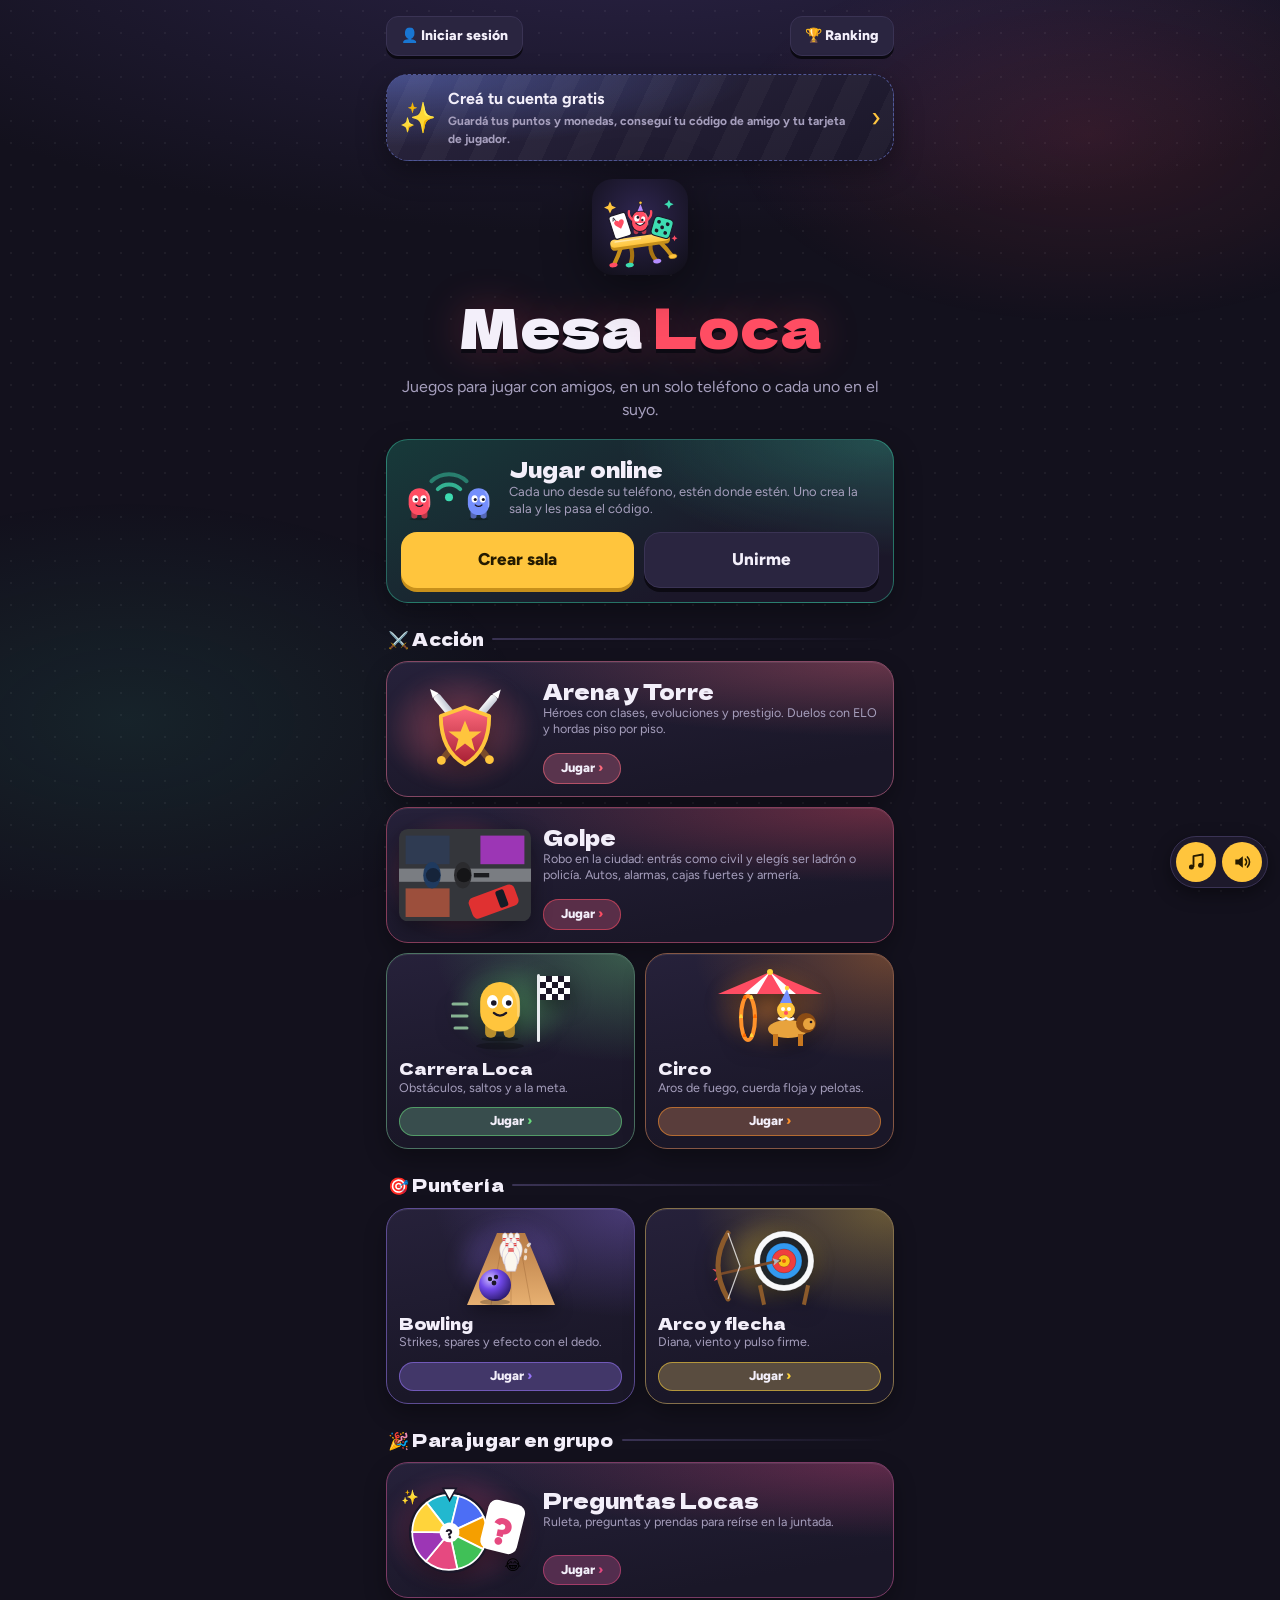
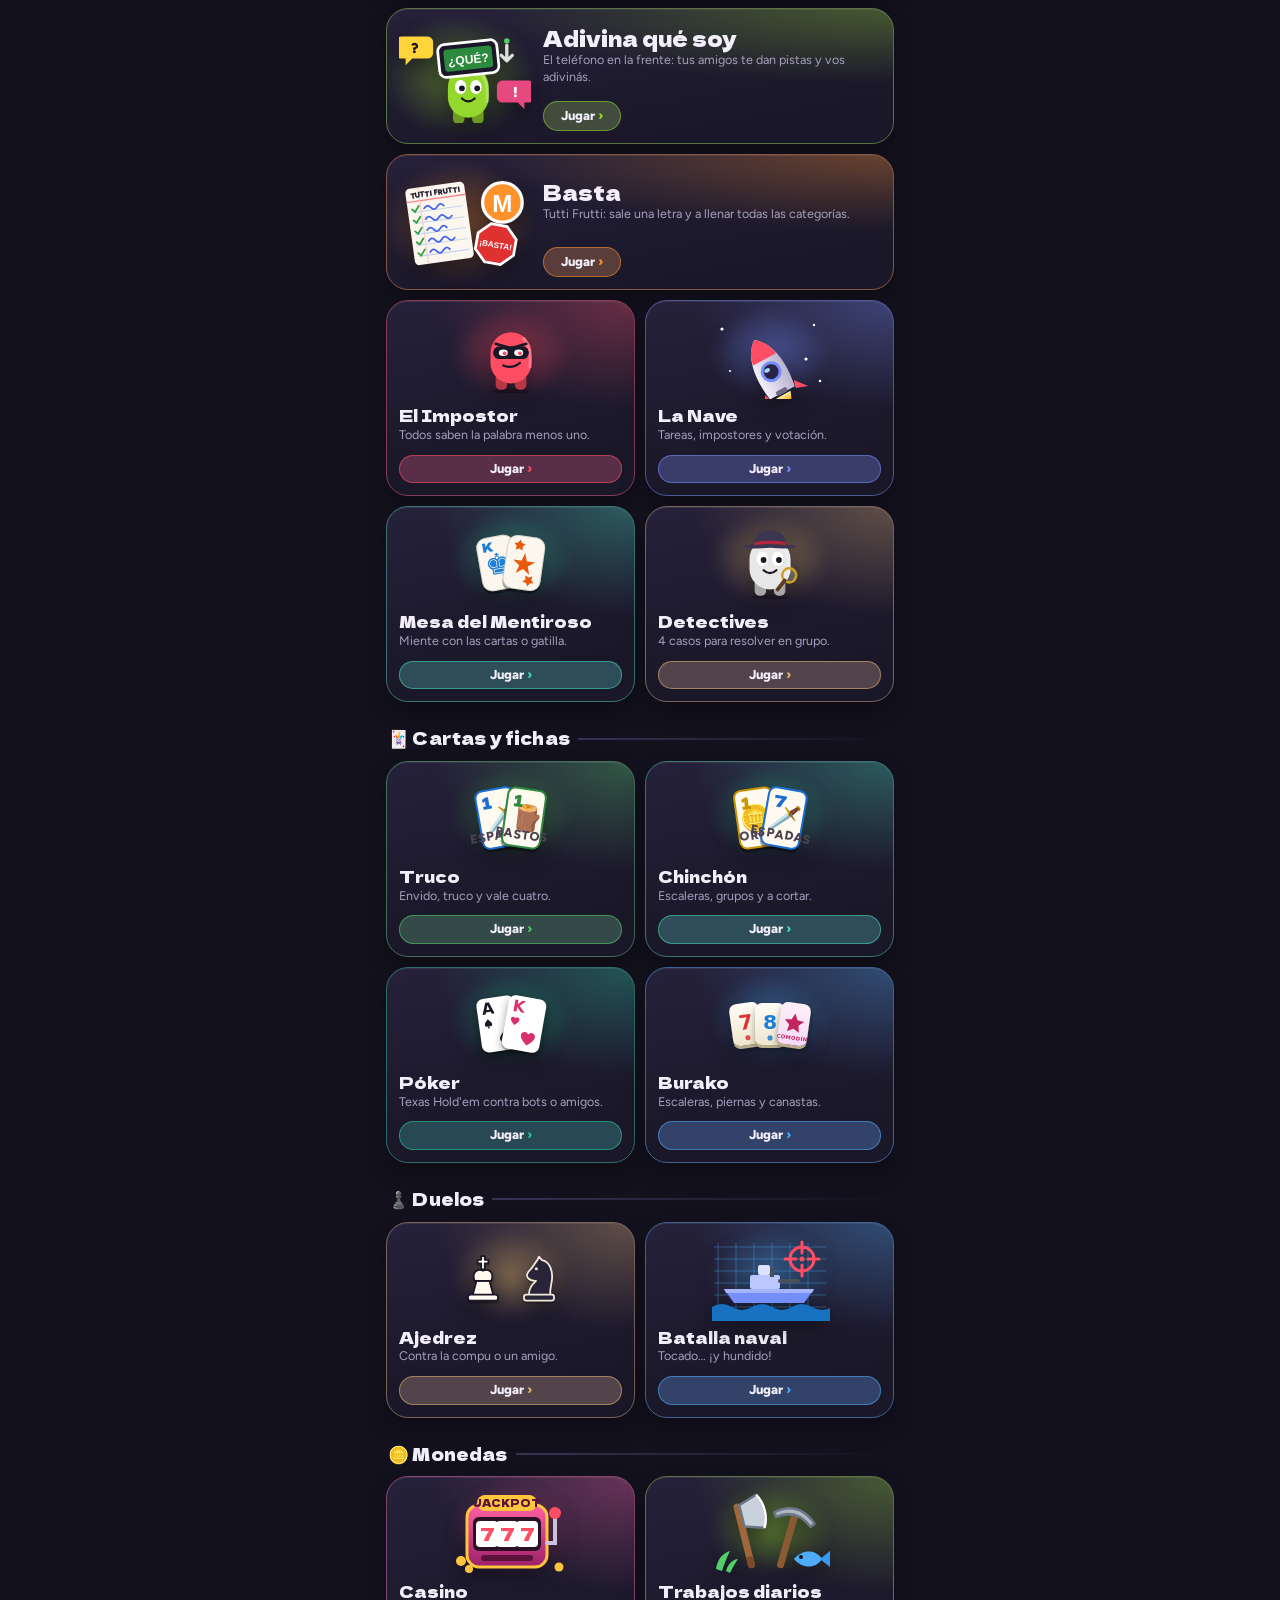
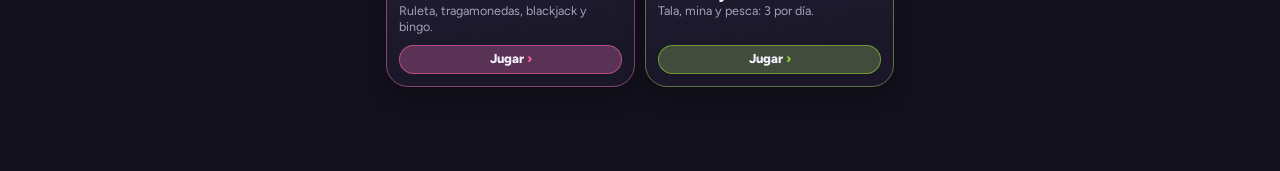
<file: index.html>
<!doctype html>
<html lang="es">
<head>
<meta charset="utf-8">
<meta name="viewport" content="width=device-width, initial-scale=1, maximum-scale=1, user-scalable=no, viewport-fit=cover">
<meta name="theme-color" content="#13111d">
<link rel="icon" href="img/icono.svg" type="image/svg+xml">
<link rel="apple-touch-icon" href="img/icono-180.png">
<link rel="manifest" href="manifest.webmanifest">
<meta name="apple-mobile-web-app-capable" content="yes">
<meta name="mobile-web-app-capable" content="yes">
<meta name="apple-mobile-web-app-title" content="Mesa Loca">
<meta name="apple-mobile-web-app-status-bar-style" content="black-translucent">
<meta name="description" content="Mesa Loca: El Impostor, Arena, Chinchón, La Nave, Detectives y más juegos para jugar con amigos en un teléfono o online.">
<meta property="og:title" content="Mesa Loca">
<meta property="og:description" content="Juegos para jugar con amigos, en un teléfono o cada uno en el suyo.">
<meta property="og:image" content="img/logo-vertical.png">
<title>Mesa Loca</title>
<link rel="preconnect" href="https://fonts.googleapis.com">
<link rel="preconnect" href="https://fonts.gstatic.com" crossorigin>
<link rel="stylesheet" href="https://fonts.googleapis.com/css2?family=Dela+Gothic+One&family=Figtree:wght@400;600;800&family=Special+Elite&family=Noto+Color+Emoji&display=swap">
<link rel="stylesheet" href="css/estilo.css?v=2611277">
</head>
<body>
<main class="app" id="app"></main>
<script src="js/vendor/peerjs.min.js?v=2611277"></script>
<script src="js/palabras.js?v=2611277"></script>
<script src="js/arte.js?v=2611277"></script>
<script src="js/menu-arte.js?v=2611277"></script>
<script src="js/app.js?v=2611277"></script>
<script src="js/mente.js?v=2611277"></script>
<script src="js/impostor.js?v=2611277"></script>
<script src="js/mentiroso.js?v=2611277"></script>
<script src="js/casos-data.js?v=2611277"></script>
<script src="js/casos.js?v=2611277"></script>
<script src="js/ajedrez.js?v=2611277"></script>
<script src="js/naval.js?v=2611277"></script>
<script src="js/chinchon.js?v=2611277"></script>
<script src="js/truco.js?v=2611277"></script>
<script src="js/burako.js?v=2611277"></script>
<script src="js/poker.js?v=2611277"></script>
<script src="js/carrera.js?v=2611277"></script>
<script src="js/carrera-pixi.js?v=2611277"></script>
<script src="js/timba.js?v=2611277"></script>
<script src="js/tragamonedas.js?v=2611277"></script>
<script src="js/bingo.js?v=2611277"></script>
<script src="js/blackjack.js?v=2611277"></script>
<script src="js/nave.js?v=2611277"></script>
<script src="js/nave-pixi.js?v=2611277"></script>
<script src="js/tiros.js?v=2611277"></script>
<script src="js/bowling.js?v=2611277"></script>
<script src="js/arco.js?v=2611277"></script>
<script src="js/circo.js?v=2611277"></script>
<script src="js/golpe.js?v=2611277"></script>
<script src="js/golpe-vista.js?v=2611277"></script>
<script src="js/golpe-ciudades.js?v=2611277"></script>
<script src="js/preguntas-data.js?v=2611277"></script>
<script src="js/preguntas.js?v=2611277"></script>
<script src="js/adivina-data.js?v=2611277"></script>
<script src="js/adivina.js?v=2611277"></script>
<script src="js/basta-data.js?v=2611277"></script>
<script src="js/basta.js?v=2611277"></script>
<script src="js/red.js?v=2611277"></script>
<script src="js/bd.js?v=2611277"></script>
<script src="js/cuenta.js?v=2611277"></script>
<script src="js/catalogo.js?v=2611277"></script>
<script src="js/tienda.js?v=2611277"></script>
<script src="js/trabajos.js?v=2611277"></script>
<script src="js/eventos.js?v=2611277"></script>
<script src="js/arena.js?v=2611277"></script>
<script src="js/arena-fx.js?v=2611277"></script>
<script src="js/arena-pixi.js?v=2611277"></script>
<script src="js/heroes.js?v=2611277"></script>
<script src="js/torre.js?v=2611277"></script>
<script src="js/misiones.js?v=2611277"></script>
<script src="js/referidos.js?v=2611277"></script>
<script src="js/social.js?v=2611277"></script>
<script src="js/presencia.js?v=2611277"></script>
<script src="js/avisos.js?v=2611277"></script>
<script src="js/tarjeta.js?v=2611277"></script>
<script src="js/chat.js?v=2611277"></script>
<script src="js/voz.js?v=2611277"></script>
<script src="js/supabase-config.js?v=2611277"></script>
<script src="js/nube.js?v=2611277"></script>
<script src="js/sonido.js?v=2611277"></script>
<script src="js/inicio.js?v=2611277"></script>
</body>
</html>
</file>
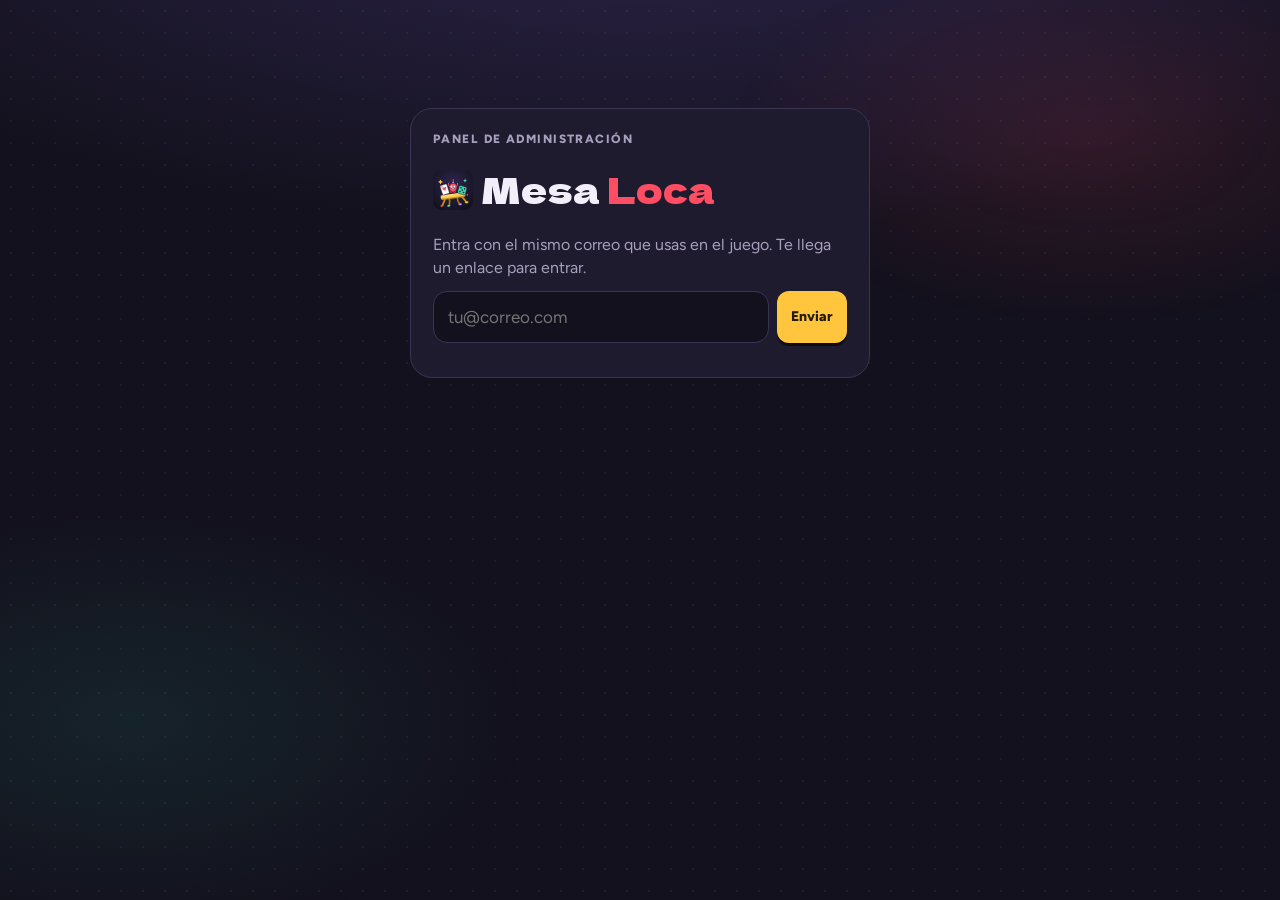
<file: admin.html>
<!doctype html>
<html lang="es">
<head>
<meta charset="utf-8">
<meta name="viewport" content="width=device-width, initial-scale=1, viewport-fit=cover">
<meta name="theme-color" content="#13111d">
<meta name="robots" content="noindex">
<title>Panel de Mesa Loca</title>
<link rel="icon" href="img/icono.svg" type="image/svg+xml">
<link rel="preconnect" href="https://fonts.googleapis.com">
<link rel="preconnect" href="https://fonts.gstatic.com" crossorigin>
<link rel="stylesheet" href="https://fonts.googleapis.com/css2?family=Dela+Gothic+One&family=Figtree:wght@400;600;800&family=Noto+Color+Emoji&display=swap">
<link rel="stylesheet" href="css/estilo.css?v=2611211">
<link rel="stylesheet" href="css/admin.css?v=2611211">
</head>
<body>
<main class="panel-app" id="app"><p class="sub center">Cargando el panel…</p></main>
<div class="tip" id="tip" hidden></div>
<script src="js/vendor/supabase.js?v=2611211"></script>
<script src="js/supabase-config.js?v=2611211"></script>
<script src="js/arte.js?v=2611211"></script>
<script src="js/bd.js?v=2611211"></script>
<script src="js/catalogo.js?v=2611211"></script>
<script src="js/eventos.js?v=2611211"></script>
<script src="js/admin.js?v=2611211"></script>
</body>
</html>
</file>
<file: css/estilo.css>
/* Layout: una columna tipo "mesa de juego" centrada, pensada para el teléfono. Estética nocturna fija (un solo tema a propósito). */
:root {
  --ink: #13111d;
  --card: #1f1b2e;
  --card-2: #2a2540;
  --line: #3a3354;
  --fg: #f3effa;
  --muted: #a69fbd;
  --spot: #ffc53d;
  --spot-ink: #241a00;
  --red: #ff4d63;
  --teal: #3ddcb1;
  --violet: #b48cff;
  --felt: #17372c;
  --felt-line: #2b5a48;
  --paper: #fbf7ee;
  --paper-ink: #1b1726;
  --manila: #ead9a9;
  --manila-ink: #2e2416;
  --cork: #9a6a3c;
  --sello: #c0392b;
  --spot-dark: #c7901b;
  --typewriter: "Special Elite", "Courier New", Courier, monospace;
  --display: "Dela Gothic One", "Arial Black", Impact, "Apple Color Emoji", "Segoe UI Emoji", "Noto Color Emoji", sans-serif;
  --body: "Figtree", system-ui, -apple-system, "Segoe UI", "Apple Color Emoji", "Segoe UI Emoji", "Noto Color Emoji", sans-serif;
  color-scheme: dark;
}
* { box-sizing: border-box; }
[hidden] { display: none !important; }
/* Espacio de la isla dinámica / muesca. En la app instalada el iPhone a veces lo informa en 0 al abrir: --sat-min (js/inicio.js) pone un mínimo */
:root { --sat: max(env(safe-area-inset-top, 0px), var(--sat-min, 0px)); }
html, body { min-height: 100%; }
/* Sin zoom con doble toque (y los toques responden al instante) */
html { touch-action: manipulation; -webkit-text-size-adjust: 100%; text-size-adjust: 100%; }
body {
  margin: 0;
  background: radial-gradient(120% 60% at 50% -10%, #2b2347 0%, var(--ink) 60%) fixed, var(--ink);
  color: var(--fg);
  font-family: var(--body);
  font-size: 16px;
  line-height: 1.45;
  -webkit-tap-highlight-color: transparent;
}
body::before {
  content: ""; position: fixed; inset: 0; z-index: -1; pointer-events: none;
  background:
    radial-gradient(40% 30% at 85% 15%, rgba(255, 77, 99, .12), transparent 70%),
    radial-gradient(45% 35% at 10% 80%, rgba(61, 220, 177, .09), transparent 70%),
    radial-gradient(rgba(255, 255, 255, .05) 1px, transparent 1.4px) 0 0 / 22px 22px;
}
.app.entra > * { animation: entra .35s ease both; }
.app.entra > *:nth-child(2) { animation-delay: .05s; }
@keyframes entra { from { opacity: 0; transform: translateY(10px); } }
.app { max-width: 540px; margin: 0 auto; padding-inline: 16px; padding-top: calc(16px + var(--sat)); padding-bottom: calc(84px + env(safe-area-inset-bottom, 0px)); display: flex; flex-direction: column; gap: 18px; }
header.top { display: flex; align-items: center; justify-content: space-between; gap: 12px; flex-wrap: wrap; }
.logo { display: inline-flex; align-items: center; gap: 8px; font-family: var(--display); font-size: 21px; letter-spacing: .02em; margin: 0; padding: 0; }
.logo img { border-radius: 8px; flex: none; }
.hero-logo { width: 132px; height: 132px; filter: drop-shadow(0 10px 24px rgba(0, 0, 0, .45)); animation: heroSalto 3.2s ease-in-out infinite; }
@keyframes heroSalto { 0%, 100% { transform: translateY(0) rotate(-2deg); } 50% { transform: translateY(-8px) rotate(2deg); } }
@media (prefers-reduced-motion: reduce) { .hero-logo { animation: none; } }
.logo span, .titulo span { color: var(--red); }
.steps { display: flex; gap: 6px; }
.steps i { width: 26px; height: 6px; border-radius: 3px; background: var(--line); }
.steps i.on { background: var(--spot); }
h2 { font-family: var(--display); font-weight: 400; font-size: 27px; line-height: 1.1; margin: 0; text-wrap: balance; }
.sub { color: var(--muted); margin: 6px 0 0; }
.center { text-align: center; }
.label { font-size: 12px; font-weight: 800; letter-spacing: .12em; text-transform: uppercase; color: var(--muted); }
section.screen { display: flex; flex-direction: column; gap: 16px; }
.panel { background: var(--card); border: 1px solid var(--line); border-radius: 18px; padding: 16px; display: flex; flex-direction: column; gap: 12px; }
.panel.center { align-items: center; }
.badge { display: inline-block; font-size: 12px; font-weight: 800; padding: 4px 10px; border-radius: 999px; background: var(--card-2); color: var(--spot); border: 1px solid var(--line); }

button { font: inherit; color: inherit; cursor: pointer; border: 0; background: none; }
button:focus-visible, input:focus-visible, [tabindex]:focus-visible { outline: 3px solid var(--spot); outline-offset: 2px; }
.btn { display: flex; align-items: center; justify-content: center; gap: 8px; min-height: 56px; padding: 0 18px; border-radius: 16px; font-weight: 800; font-size: 17px; background: var(--spot); color: var(--spot-ink); width: 100%; transition: transform .08s ease, opacity .2s; text-align: center; }
.btn { box-shadow: 0 4px 0 var(--spot-dark); }
.btn:active { transform: translateY(3px); box-shadow: 0 1px 0 var(--spot-dark); }
.btn:disabled { opacity: .35; cursor: not-allowed; }
.btn.ghost { background: var(--card-2); color: var(--fg); border: 1px solid var(--line); box-shadow: 0 4px 0 #0c0a13; }
.btn.ghost:active { box-shadow: 0 1px 0 #0c0a13; }
.btn.danger { background: var(--red); color: #fff; box-shadow: 0 4px 0 #a3283a; }
.btn.danger:active { box-shadow: 0 1px 0 #a3283a; }
.btn:disabled { box-shadow: none; transform: none; }
.row { display: flex; gap: 10px; }
.row > * { flex: 1; min-width: 0; }
.linkish { color: var(--spot); font-weight: 700; font-size: 15px; padding: 6px 0; align-self: center; }

/* Inicio */
.hero { align-items: center; text-align: center; gap: 6px; padding-top: 8px; }
.titulo { font-family: var(--display); font-weight: 400; font-size: clamp(40px, 13vw, 64px); line-height: 1; margin: 6px 0 0; text-shadow: 0 4px 0 #0c0a13, 0 0 40px rgba(255, 77, 99, .25); }
.grupo { display: flex; justify-content: center; align-items: flex-end; }
.grupo span { margin: 0 -6px; animation: salto 2.4s ease-in-out infinite; animation-delay: calc(var(--i) * .18s); }
.grupo span:nth-child(3) { transform: scale(1.18); z-index: 1; }
@keyframes salto { 0%, 70%, 100% { translate: 0 0; } 80% { translate: 0 -10px; } }
.juegos { display: flex; flex-direction: column; gap: 14px; }
.juego { display: grid; grid-template-columns: auto 1fr; gap: 6px 14px; align-items: center; background: var(--card); border: 1px solid var(--line); border-radius: 22px; padding: 16px; }
.juego-art { grid-row: span 1; display: flex; align-items: center; justify-content: center; min-width: 76px; }
.juego-txt { min-width: 0; }
.juego-txt h2 { font-size: 22px; }
.juego-txt p { margin: 4px 0 0; color: var(--muted); font-size: 15px; }
.juego-acc { grid-column: 1 / -1; margin-top: 8px; }
.juego { position: relative; overflow: hidden; box-shadow: 0 10px 30px rgba(0, 0, 0, .25); }
.juego:nth-child(1) { background: linear-gradient(140deg, #3a1d2c, var(--card) 60%); border-color: #5a2a3d; }
.juego:nth-child(2) { background: linear-gradient(140deg, var(--felt), var(--card) 65%); border-color: var(--felt-line); }
.juego.detective { background: linear-gradient(140deg, #3b3022, var(--card) 65%); border-color: #5d4a30; }
.juego.detective h2 { font-family: var(--typewriter); font-size: 26px; letter-spacing: .02em; }
.juego.online { grid-template-columns: 1fr; background: linear-gradient(135deg, #2b2347, var(--card)); border-color: #4a3f75; }
.cartas-mini { display: flex; align-items: center; gap: 2px; }
.cartas-mini .carta { width: 38px; height: 54px; font-size: 10px; }
.cartas-mini .carta:first-child { rotate: -10deg; }
.cartas-mini .carta:nth-child(2) { rotate: 8deg; margin-left: -14px; }
.cartas-mini .tambor { margin-left: 4px; }

/* Jugadores */
.add { display: flex; gap: 8px; }
.add input, .campo { flex: none; min-width: 0; height: 52px; border-radius: 14px; border: 1px solid var(--line); background: var(--ink); color: var(--fg); padding: 0 14px; font: inherit; font-size: 17px; width: 100%; }
.add input, .add .campo { flex: 1; }
.campo.codigo { font-family: var(--display); font-size: 28px; letter-spacing: .3em; text-transform: uppercase; text-align: center; }
.campo.enlace { font-size: 13px; height: 40px; color: var(--muted); }
.add button { width: 52px; height: 52px; border-radius: 14px; background: var(--spot); color: var(--spot-ink); font-size: 28px; font-weight: 800; flex: none; }
.players { list-style: none; margin: 0; padding: 0; display: flex; flex-direction: column; gap: 8px; }
.players li { display: flex; align-items: center; gap: 12px; background: var(--card-2); border-radius: 14px; padding: 6px 8px 6px 8px; }
.players .name { flex: 1; min-width: 0; font-weight: 600; overflow-wrap: anywhere; }
.players .x { width: 40px; height: 40px; border-radius: 10px; color: var(--muted); font-size: 22px; }
.av { display: inline-grid; place-items: center; border-radius: 50%; background: var(--ink); overflow: hidden; flex: none; }
.av svg { margin-top: 18%; }
.empty { color: var(--muted); font-size: 15px; margin: 0; }
.headrow { display: flex; justify-content: space-between; align-items: baseline; gap: 12px; }

/* Temas con imagen */
.temas { display: grid; grid-template-columns: repeat(auto-fill, minmax(140px, 1fr)); gap: 8px; }
.tema { display: grid; grid-template-columns: auto 1fr; grid-template-rows: auto auto; column-gap: 10px; align-items: center; text-align: left; padding: 10px 12px; border-radius: 16px; border: 1px solid var(--line); background: var(--card-2); min-width: 0; }
.tema .te { grid-row: span 2; font-size: 30px; line-height: 1; }
.tema .tn { font-weight: 700; font-size: 15px; line-height: 1.15; overflow-wrap: anywhere; }
.tema .c { color: var(--muted); font-size: 12px; font-variant-numeric: tabular-nums; }
.tema[aria-pressed="true"] { background: var(--spot); color: var(--spot-ink); border-color: var(--spot); }
.tema[aria-pressed="true"] .c { color: var(--spot-ink); opacity: .7; }

/* Reglas */
.stepper { display: flex; align-items: center; justify-content: space-between; gap: 12px; }
.stepper .ctl { display: flex; align-items: center; gap: 8px; }
.stepper button { width: 44px; height: 44px; border-radius: 12px; background: var(--card-2); border: 1px solid var(--line); font-size: 22px; font-weight: 800; }
.stepper button:disabled { opacity: .3; }
.stepper output { min-width: 34px; text-align: center; font-family: var(--display); font-size: 26px; font-variant-numeric: tabular-nums; }
.opt { display: flex; align-items: center; gap: 12px; padding: 4px 0; }
.txt { flex: 1; min-width: 0; }
.txt b { display: block; }
.txt small { color: var(--muted); font-size: 14px; display: block; }
.switch { position: relative; width: 54px; height: 32px; border-radius: 16px; background: var(--line); flex: none; transition: background .2s; }
.switch::after { content: ""; position: absolute; top: 4px; left: 4px; width: 24px; height: 24px; border-radius: 50%; background: var(--fg); transition: transform .2s; }
.switch[aria-checked="true"] { background: var(--teal); }
.switch[aria-checked="true"]::after { transform: translateX(22px); }
.seg { display: grid; grid-template-columns: repeat(5, 1fr); gap: 6px; }
.seg button { height: 44px; border-radius: 12px; background: var(--card-2); border: 1px solid var(--line); font-weight: 700; font-size: 14px; }
.seg button[aria-pressed="true"] { background: var(--spot); color: var(--spot-ink); border-color: var(--spot); }
.warn { color: var(--red); font-weight: 600; font-size: 14px; margin: 0; }
.summary { color: var(--muted); font-size: 14px; margin: 0; }
.summary b { color: var(--fg); }

/* Pasar el teléfono y ver el rol */
.stage { display: flex; flex-direction: column; justify-content: center; align-items: stretch; gap: 18px; text-align: center; min-height: 70vh; }
.stage > svg, .stage .pass-art, .stage .tapa { align-self: center; }
.pass-art { animation: salto 2s ease-in-out infinite; }
.passto .who, .who { font-family: var(--display); font-size: clamp(32px, 11vw, 52px); line-height: 1.05; overflow-wrap: anywhere; color: var(--spot); }
.counter { font-variant-numeric: tabular-nums; color: var(--muted); font-weight: 600; }
.tapa { display: flex; flex-direction: column; align-items: center; gap: 10px; padding: 22px; border: 2px dashed var(--line); border-radius: 24px; }
.role-card { border-radius: 26px; padding: 22px 18px 26px; display: flex; flex-direction: column; gap: 8px; align-items: center; border: 2px solid var(--line); background: var(--card); animation: flip .4s ease; position: relative; overflow: hidden; }
.role-card::before { content: ""; position: absolute; inset: 0 0 auto; height: 140px; background: radial-gradient(60% 100% at 50% 0%, color-mix(in srgb, var(--rc, var(--teal)) 30%, transparent), transparent); pointer-events: none; }
@keyframes flip { from { transform: rotateY(80deg); opacity: 0; } to { transform: none; opacity: 1; } }
.role-art { position: relative; animation: aparece .5s .1s ease both; }
@keyframes aparece { from { transform: translateY(12px) scale(.9); opacity: 0; } }
.role-card .tag { font-size: 13px; font-weight: 800; letter-spacing: .14em; text-transform: uppercase; color: var(--rc); }
.role-card .big { font-family: var(--display); font-size: clamp(28px, 9.5vw, 44px); line-height: 1.05; overflow-wrap: anywhere; }
.emo { font-size: 64px; line-height: 1.1; }
.role-card .note, .verdict .note { color: var(--muted); font-size: 15px; max-width: 36ch; }
.role-card .hint { background: var(--card-2); border-radius: 12px; padding: 10px 16px; font-weight: 800; font-size: 20px; }
.role-card.imp { --rc: var(--red); border-color: var(--red); }
.role-card.imp .big { color: var(--red); }
.role-card.civ { --rc: var(--teal); }
.role-card.spc { --rc: var(--violet); border-color: var(--violet); }

/* Debate */
.starter-box { display: flex; align-items: center; justify-content: center; gap: 14px; text-align: left; }
.starter { font-family: var(--display); font-size: clamp(28px, 9vw, 42px); color: var(--spot); line-height: 1.05; overflow-wrap: anywhere; }
.ronda { display: flex; flex-wrap: wrap; justify-content: center; gap: 6px; }
.clock { font-family: var(--display); font-size: clamp(64px, 24vw, 108px); line-height: 1; font-variant-numeric: tabular-nums; letter-spacing: .02em; }
.clock.low { color: var(--red); animation: pulse 1s infinite; }
.clock.done { color: var(--red); }
@keyframes pulse { 50% { opacity: .45; } }
.bar { height: 8px; border-radius: 4px; background: var(--card-2); overflow: hidden; margin-top: 12px; }
.bar i { display: block; height: 100%; background: var(--spot); transition: width .25s linear; }

/* Votación y final */
.vote { list-style: none; margin: 0; padding: 0; display: grid; grid-template-columns: repeat(2, minmax(0, 1fr)); gap: 8px; }
.vote button { width: 100%; min-height: 60px; border-radius: 14px; background: var(--card-2); border: 2px solid var(--line); font-weight: 700; padding: 8px; display: flex; align-items: center; gap: 8px; text-align: left; overflow-wrap: anywhere; position: relative; }
.vote button span { min-width: 0; }
.vote button.out { opacity: .4; text-decoration: line-through; cursor: default; }
.vote button.sel { border-color: var(--spot); background: color-mix(in srgb, var(--spot) 18%, var(--card-2)); }
.vote button:disabled:not(.out) { cursor: default; }
.vote small.ok { position: absolute; top: 4px; right: 8px; font-size: 11px; color: var(--teal); }
.verdict { border-radius: 20px; padding: 18px; text-align: center; display: flex; flex-direction: column; align-items: center; gap: 8px; border: 2px solid var(--line); background: var(--card); animation: aparece .4s ease; }
.verdict .big { font-family: var(--display); font-size: 26px; line-height: 1.1; overflow-wrap: anywhere; }
.verdict.bad { border-color: var(--red); } .verdict.bad .big { color: var(--red); }
.verdict.good { border-color: var(--teal); } .verdict.good .big { color: var(--teal); }
.verdict.spc { border-color: var(--violet); } .verdict.spc .big { color: var(--violet); }
.reveal-list { list-style: none; margin: 0; padding: 0; display: flex; flex-direction: column; gap: 6px; width: 100%; }
.reveal-list li { display: flex; align-items: center; gap: 10px; padding: 6px 12px 6px 6px; border-radius: 12px; background: var(--card-2); }
.reveal-list .nm { flex: 1; font-weight: 700; min-width: 0; overflow-wrap: anywhere; }
.r-imp { color: var(--red); font-weight: 800; } .r-civ { color: var(--teal); font-weight: 700; } .r-spc { color: var(--violet); font-weight: 800; text-align: right; }
.secret { font-family: var(--display); font-size: 30px; color: var(--spot); overflow-wrap: anywhere; text-align: center; }
.confirm { display: flex; flex-direction: column; gap: 10px; }

/* Cartas */
.carta { --cc: #2b2540; position: relative; display: inline-flex; flex-direction: column; align-items: center; justify-content: center; width: 64px; height: 92px; border-radius: 10px; background: var(--paper); color: var(--cc); box-shadow: 0 3px 0 rgba(0,0,0,.35), 0 0 0 1px rgba(0,0,0,.15) inset; font-size: 12px; flex: none; transition: transform .15s ease, box-shadow .15s ease; user-select: none; }
.carta .esq { position: absolute; top: 4px; left: 6px; font-family: var(--display); font-size: 1.25em; line-height: 1; }
.carta .esq.b { top: auto; left: auto; bottom: 4px; right: 6px; rotate: 180deg; }
.carta .cen { font-size: 2.9em; line-height: 1; }
.carta .nom { font-weight: 800; font-size: .8em; text-transform: uppercase; letter-spacing: .06em; color: var(--paper-ink); opacity: .7; }
.carta.dorso { background: #7a1f2f; padding: 5px; }
.carta .dorso-in { width: 100%; height: 100%; border-radius: 6px; border: 2px solid #f2c46d; background: repeating-linear-gradient(45deg, #9b2a3e 0 6px, #7a1f2f 6px 12px); }
.carta.chica { width: 46px; height: 66px; font-size: 9px; }
.carta.chica .nom, .cartas-mini .nom, .pila .carta:not(.voltea) .nom { display: none; }
.carta.toca { cursor: pointer; }
.carta.sel { transform: translateY(-14px); box-shadow: 0 0 0 3px var(--spot), 0 10px 18px rgba(0,0,0,.4); }
.carta.voltea { animation: voltea .6s ease both; animation-delay: calc(var(--k, 0) * .18s); }
@keyframes voltea { from { transform: rotateY(90deg) scale(.9); } to { transform: none; } }
.carta.mala { box-shadow: 0 0 0 3px var(--red), 0 3px 0 rgba(0,0,0,.35); }

/* Mesa del Mentiroso */
.mesa-banner { display: flex; align-items: center; gap: 14px; padding: 14px; border-radius: 18px; background: var(--felt); border: 1px solid var(--felt-line); }
.mesa-t { font-family: var(--display); font-size: 24px; line-height: 1.1; }
.mesa-banner .sub { display: block; margin: 2px 0 0; font-size: 13px; color: #a9cfc0; }
.mesa-jug { display: grid; grid-template-columns: repeat(auto-fill, minmax(92px, 1fr)); gap: 8px; }
.mj { display: flex; flex-direction: column; align-items: center; gap: 2px; padding: 8px 4px; border-radius: 14px; background: var(--card); border: 2px solid var(--line); text-align: center; min-width: 0; }
.mj.turno { border-color: var(--spot); box-shadow: 0 0 18px color-mix(in srgb, var(--spot) 35%, transparent); }
.mj.muerto { opacity: .45; }
.mj-n { font-weight: 700; font-size: 14px; overflow-wrap: anywhere; line-height: 1.15; }
.mj-d { font-size: 12px; color: var(--muted); font-variant-numeric: tabular-nums; }
.ultima { display: flex; align-items: center; gap: 14px; padding: 12px 14px; border-radius: 16px; background: var(--felt); border: 1px solid var(--felt-line); }
.ultima p { margin: 0; min-width: 0; }
.pila { display: flex; flex: none; }
.pila .carta { width: 40px; height: 58px; margin-left: -18px; rotate: calc((var(--k) - 1) * 8deg); }
.pila .carta:first-child { margin-left: 0; }
.pila.abierta { justify-content: center; gap: 10px; padding: 18px 0 6px; }
.pila.abierta .carta { width: 80px; height: 114px; font-size: 15px; margin: 0; rotate: none; }
.mano-panel { background: var(--felt); border-color: var(--felt-line); }
.mano { display: flex; flex-wrap: wrap; justify-content: center; gap: 8px; padding-top: 16px; min-height: 108px; }
.acusa { text-align: center; font-size: 18px; }
/* Mentiroso: cualquiera acusa, cartas del Diablo y del Ángel */
.acusa .lie-fuera { display: block; margin-top: 2px; color: var(--spot); font-size: 13px; }
.ultima.lie-reta { border-color: var(--red); }
.lie-ult { min-width: 0; flex: 1; display: flex; flex-direction: column; gap: 8px; }
.lie-acusar { display: flex; flex-wrap: wrap; gap: 6px; }
.lie-acusar .btn { padding: 10px 14px; font-size: 15px; width: auto; flex: 1 1 auto; }
.lie-acusar .btn small { font-weight: 600; opacity: .85; }
.carta.lie-esp .nom { color: inherit; opacity: .9; }
.carta.lie-esp .cen { font-size: 2.4em; }
.carta.lie-esp.diablo { color: #ffd166; background: radial-gradient(circle at 50% 40%, #b3263a, #5a0f1c 75%); box-shadow: 0 3px 0 rgba(0,0,0,.35), 0 0 0 2px #ffd166 inset; }
.carta.lie-esp.angel { color: #9a6b00; background: radial-gradient(circle at 50% 35%, #fffdf3, #f6e3a6 80%); box-shadow: 0 3px 0 rgba(0,0,0,.35), 0 0 0 2px #e0b84a inset; }
.carta.lie-esp.sel { box-shadow: 0 0 0 3px var(--spot), 0 10px 18px rgba(0,0,0,.4); }
.carta.lie-esp.mala { box-shadow: 0 0 0 3px var(--red), 0 0 0 2px #ffd166 inset, 0 0 22px rgba(255,77,99,.6); }
.verdict.lie-diablo { border-color: #c92a2a; background: color-mix(in srgb, #c92a2a 16%, var(--card)); } .verdict.lie-diablo .big { color: #ff6b6b; }
.verdict.lie-angel { border-color: #e0b84a; background: color-mix(in srgb, #e0b84a 12%, var(--card)); } .verdict.lie-angel .big { color: #ffd98a; }
.lie-tiros { display: grid; grid-template-columns: repeat(auto-fill, minmax(90px, 1fr)); gap: 8px; width: 100%; }
.lie-tiro { display: flex; flex-direction: column; align-items: center; gap: 2px; padding: 8px 4px; border-radius: 14px; border: 2px solid var(--line); text-align: center; min-width: 0; }
.lie-tiro.bang { border-color: var(--red); } .lie-tiro.bang .mj-d { color: var(--red); }
.lie-tiro.salva { border-color: var(--teal); }
.lie-reglas ul { margin: 10px 0 0; padding-left: 18px; display: flex; flex-direction: column; gap: 8px; font-size: 14px; color: var(--muted); }
.lie-reglas li b { color: var(--fg); }
.lie-reglas li .carta { vertical-align: middle; width: 30px; height: 44px; font-size: 7px; margin-right: 4px; }
.lie-reglas li .carta .nom, .lie-reglas li .carta .esq { display: none; }
.ruleta { display: flex; flex-direction: column; align-items: center; gap: 12px; padding: 18px; border-radius: 20px; background: var(--card); border: 1px solid var(--line); width: 100%; }
.tambor.gira { animation: gira 1s cubic-bezier(.2,.7,.3,1) both; }
@keyframes gira { from { rotate: -720deg; } to { rotate: 0deg; } }
.resultado { display: flex; flex-direction: column; align-items: center; gap: 6px; text-align: center; animation: aparece .3s 1s ease both; }
.resultado p { margin: 0; }
.pum { font-family: var(--display); font-size: 54px; color: var(--red); line-height: 1; }
.clic { font-family: var(--display); font-size: 40px; color: var(--muted); line-height: 1; }
.ruleta.bang { animation: sacudida .5s 1s ease both; }
@keyframes sacudida { 0%, 100% { translate: 0; background: var(--card); } 20% { translate: -8px 0; background: #4a1420; } 40% { translate: 8px 0; } 60% { translate: -5px 0; } 80% { translate: 4px 0; } }

/* Online */
.sala-chip { display: flex; align-items: center; gap: 10px; font-size: 14px; color: var(--muted); background: var(--card); border: 1px solid var(--line); border-radius: 999px; padding: 2px 6px 2px 12px; }
.sala-chip b { color: var(--spot); letter-spacing: .1em; }
.codigo-big { font-family: var(--display); font-size: clamp(48px, 18vw, 72px); letter-spacing: .18em; color: var(--spot); line-height: 1; padding-left: .18em; }
.codigo-box .row { width: 100%; }
.elige { display: grid; grid-template-columns: repeat(auto-fit, minmax(100px, 1fr)); gap: 8px; }
.elige-j { display: flex; flex-direction: column; align-items: center; gap: 4px; padding: 12px 8px; border-radius: 16px; background: var(--card-2); border: 2px solid var(--line); text-align: center; min-height: 140px; justify-content: center; }
.elige-j[aria-pressed="true"] { border-color: var(--spot); background: color-mix(in srgb, var(--spot) 14%, var(--card-2)); }
.elige-j:disabled { cursor: default; }
.elige-j small { color: var(--muted); font-size: 12px; }
.cargando .grupo { opacity: .9; }

/* ---------- Detectives ---------- */
.casos h2 { text-wrap: balance; }
.caso-head { display: flex; align-items: center; gap: 12px; padding: 10px 12px; border-radius: 16px; background: linear-gradient(120deg, #3b3022, var(--card)); border: 1px solid #5d4a30; }
.caso-emo { font-size: 30px; width: 48px; height: 48px; display: grid; place-items: center; border-radius: 12px; background: var(--manila); flex: none; box-shadow: 0 3px 0 #a8935c; }
.caso-ht { flex: 1; min-width: 0; }
.caso-ht .label { display: block; white-space: nowrap; overflow: hidden; text-overflow: ellipsis; }
.caso-t { font-family: var(--typewriter); font-size: 19px; line-height: 1.15; overflow-wrap: anywhere; }
.actos { display: flex; gap: 5px; flex: none; }
.acto-dot { width: 10px; height: 10px; border-radius: 50%; background: var(--line); }
.acto-dot.hecho { background: var(--teal); }
.acto-dot.ahora { background: var(--spot); box-shadow: 0 0 0 3px rgba(255, 197, 61, .3); }

.expediente { position: relative; background: var(--manila); color: var(--manila-ink); border-radius: 6px 18px 18px 18px; padding: 22px 18px 18px; font-family: var(--typewriter); font-size: 16.5px; line-height: 1.55;
  background-image: repeating-linear-gradient(transparent 0 27px, rgba(46, 36, 22, .08) 27px 28px); box-shadow: 0 12px 30px rgba(0, 0, 0, .35); }
.expediente::before { content: ""; position: absolute; top: -12px; left: 0; width: 120px; height: 14px; background: var(--manila); border-radius: 8px 8px 0 0; }
.expediente .label { color: #7a6544; display: block; padding-right: 120px; }
.expediente.chico .label { padding-right: 0; }
.expediente p { margin: 10px 0 0; }
.exp-t { font-family: var(--typewriter); font-size: 28px; color: var(--manila-ink); margin-top: 4px; padding-right: 92px; }
.expediente.chico { font-size: 15px; }
.sello { position: absolute; top: 18px; right: 12px; rotate: 12deg; border: 3px solid var(--sello); color: var(--sello); font-family: var(--typewriter); text-transform: uppercase; font-size: 13px; padding: 2px 8px; border-radius: 4px; opacity: .85; letter-spacing: .08em; }

.fichas { display: grid; grid-template-columns: repeat(2, minmax(0, 1fr)); gap: 14px 10px; }
.ficha { display: flex; flex-direction: column; gap: 6px; min-width: 0; }
.ficha-txt p { margin: 0; font-size: 14px; color: var(--muted); }
.ficha-txt .motivo { margin-top: 4px; color: var(--fg); font-size: 13px; }
.ficha-txt .motivo span { color: var(--spot); font-weight: 800; text-transform: uppercase; font-size: 11px; letter-spacing: .1em; }
.polaroid { margin: 0; background: #fbfaf6; padding: 8px 8px 10px; border-radius: 4px; rotate: var(--r, 0deg); box-shadow: 0 8px 18px rgba(0, 0, 0, .35); color: #222; text-align: center; transition: rotate .2s, transform .2s; }
.polaroid > svg { display: block; width: 100%; height: auto; background: radial-gradient(circle at 50% 35%, #4a4166, #1f1b2e 75%); padding-top: 8px; }
.polaroid figcaption { display: flex; flex-direction: column; padding-top: 6px; font-family: var(--typewriter); line-height: 1.15; }
.polaroid figcaption b { font-size: 15px; overflow-wrap: anywhere; }
.polaroid figcaption small { font-size: 12px; color: #6b6372; }
.polaroid.grande { width: min(200px, 60%); align-self: center; }

.corcho { position: relative; padding: 30px 12px 14px; border-radius: 14px; border: 6px solid #5c3b1e;
  background: radial-gradient(rgba(0, 0, 0, .18) 1.5px, transparent 2px) 0 0 / 9px 9px, radial-gradient(rgba(255, 255, 255, .08) 1px, transparent 1.5px) 4px 5px / 13px 13px, var(--cork); box-shadow: inset 0 0 30px rgba(0, 0, 0, .35); }
.corcho-t { position: absolute; top: 6px; left: 12px; font-size: 11px; font-weight: 800; letter-spacing: .14em; text-transform: uppercase; color: #ffe8c2; text-shadow: 0 1px 0 rgba(0, 0, 0, .4); }
.notas { display: grid; grid-template-columns: repeat(auto-fill, minmax(220px, 1fr)); gap: 14px; }
.nota { position: relative; background: #fffaf0; color: #2b2416; padding: 16px 14px 14px; border-radius: 3px; box-shadow: 0 6px 14px rgba(0, 0, 0, .3); rotate: -.8deg; min-width: 0; }
.nota:nth-child(even) { rotate: .9deg; }
.nota::before { content: ""; position: absolute; top: -8px; left: 50%; translate: -50% 0; width: 70px; height: 18px; background: rgba(255, 236, 160, .75); rotate: -3deg; box-shadow: 0 1px 2px rgba(0, 0, 0, .2); }
.nota h4 { margin: 4px 0 4px; font-family: var(--typewriter); font-size: 18px; line-height: 1.2; }
.nota p { margin: 0; font-size: 15px; line-height: 1.5; }
.nota-tipo { font-size: 11px; font-weight: 800; letter-spacing: .12em; text-transform: uppercase; color: #8a6a2c; }
.nota.t-testimonio { background: #f2f7ff; } .nota.t-testimonio .nota-tipo { color: #2f5fa8; }
.nota.t-documento { background: #f7f3e8; } .nota.t-documento .nota-tipo { color: #6b5a3a; }
.nota.t-prueba .nota-tipo { color: #b3392b; }
.nota.nueva { animation: pega .5s ease both; box-shadow: 0 0 0 3px var(--spot), 0 6px 14px rgba(0, 0, 0, .3); }
@keyframes pega { from { transform: translateY(-14px) scale(1.04); opacity: 0; } }
.nota.soplon { background: #3a1820; color: #ffe3e7; }
.nota.soplon .nota-tipo { color: #ff8a9a; }
.nota.vacia { background: var(--card-2); color: var(--muted); }
.nota.vacia h4 { color: var(--fg); }
.compactas { grid-template-columns: repeat(auto-fill, minmax(180px, 1fr)); gap: 10px; }
.compactas .nota { padding: 12px 10px 10px; }
.compactas .nota h4 { font-size: 15px; } .compactas .nota p { font-size: 13px; }

.btn.lugar { min-height: 64px; font-size: 15px; line-height: 1.2; padding: 8px 12px; }
.lugares { margin: 0; padding: 0; list-style: none; display: flex; flex-direction: column; gap: 6px; font-weight: 700; }
details.panel > summary { cursor: pointer; list-style: none; display: flex; justify-content: space-between; align-items: center; }
details.panel > summary::after { content: "+"; font-size: 20px; color: var(--spot); }
details.panel[open] > summary::after { content: "−"; }
details.panel > summary::-webkit-details-marker { display: none; }
.chips-j { display: flex; flex-wrap: wrap; gap: 8px; }
.chip-j { display: inline-flex; align-items: center; gap: 8px; padding: 4px 12px 4px 4px; border-radius: 999px; background: var(--card-2); border: 1px solid var(--line); font-weight: 700; font-size: 14px; }

.acusables { display: grid; grid-template-columns: repeat(2, minmax(0, 1fr)); gap: 16px 12px; padding: 4px; }
.acusable { padding: 0; border-radius: 6px; }
.acusable .polaroid { transition: rotate .2s, transform .2s, box-shadow .2s; }
.acusable.sel .polaroid { rotate: 0deg; transform: scale(1.04); box-shadow: 0 0 0 4px var(--red), 0 12px 24px rgba(0, 0, 0, .45); }
.acusable:disabled { cursor: default; }

.final-caso { position: relative; display: flex; flex-direction: column; align-items: center; gap: 12px; text-align: center; padding: 26px 18px 20px; border-radius: 20px; background: var(--card); border: 2px solid var(--line); overflow: hidden; }
.final-caso.bien { border-color: var(--teal); }
.final-caso.mal { border-color: var(--red); }
.sello-final { font-family: var(--typewriter); text-transform: uppercase; font-size: clamp(22px, 7vw, 30px); padding: 4px 14px; border: 4px solid currentColor; border-radius: 6px; rotate: -6deg; letter-spacing: .06em; animation: sella .5s .2s cubic-bezier(.3, 1.6, .5, 1) both; }
.final-caso.bien .sello-final { color: var(--teal); }
.final-caso.mal .sello-final { color: var(--red); }
@keyframes sella { from { transform: scale(2.4); opacity: 0; } }
.final-txt { margin: 0; font-family: var(--typewriter); font-size: 17px; line-height: 1.55; max-width: 40ch; }
.culpable-real { display: flex; align-items: center; gap: 14px; }
.culpable-real .polaroid { width: 120px; flex: none; }
.culpable-real p { margin: 0; }

.casos-lista { display: flex; flex-direction: column; gap: 16px; padding-top: 10px; }
.caso-card { position: relative; display: flex; align-items: center; gap: 14px; text-align: left; padding: 16px 14px; border-radius: 4px 14px 14px 14px; background: var(--manila); color: var(--manila-ink); box-shadow: 0 5px 0 #a8935c; transition: transform .15s; }
.caso-card::before { content: ""; position: absolute; top: -10px; left: 0; width: 90px; height: 12px; background: var(--manila); border-radius: 8px 8px 0 0; }
.caso-card[aria-pressed="true"] { outline: 3px solid var(--spot); outline-offset: 3px; transform: translateY(-2px); }
.caso-card .caso-emo { background: #fff6dc; box-shadow: none; }
.caso-info { display: flex; flex-direction: column; gap: 2px; min-width: 0; }
.caso-info b { font-family: var(--typewriter); font-size: 19px; line-height: 1.15; }
.caso-info small { font-size: 14px; color: #5a4b33; }
.dif { font-size: 13px; display: flex; align-items: center; gap: 8px; }
.dif .off { opacity: .25; }
.dif em { font-style: normal; font-size: 11px; font-weight: 800; color: #fff; background: #2f9e44; padding: 2px 8px; border-radius: 999px; text-transform: uppercase; letter-spacing: .08em; }

/* Controles de sonido */
.audio-ctl { position: fixed; right: 12px; bottom: calc(12px + env(safe-area-inset-bottom, 0px)); z-index: 20; display: flex; gap: 6px; padding: 5px; border-radius: 999px; background: rgba(31, 27, 46, .88); border: 1px solid var(--line); backdrop-filter: blur(6px); box-shadow: 0 6px 18px rgba(0, 0, 0, .4); }
.audio-ctl button { width: 40px; height: 40px; border-radius: 50%; display: grid; place-items: center; color: var(--muted); background: var(--card-2); }
.audio-ctl button[aria-pressed="true"] { color: var(--spot-ink); background: var(--spot); }

/* ---------- Cuentas, perfil y ranking ---------- */
.btn.google { background: #fff; color: #1f1f1f; box-shadow: 0 4px 0 #b9b6c4; gap: 12px; }
.btn.google:active { box-shadow: 0 1px 0 #b9b6c4; }
.mail-form { display: flex; flex-direction: column; gap: 6px; margin-top: 4px; }
.mail-form .add .btn.chico { height: 52px; }
.google-box { border-color: #4a3f75; background: linear-gradient(135deg, #2b2347, var(--card)); }
.cuenta-tipo { color: var(--muted); font-size: 12px; overflow-wrap: anywhere; }
.tabs.dos { grid-template-columns: 1fr 1fr; }
.barra-cuenta { display: flex; justify-content: space-between; align-items: center; gap: 8px; }
.btn.chico { min-height: 40px; width: auto; font-size: 14px; padding: 0 14px; border-radius: 12px; box-shadow: 0 3px 0 #0c0a13; }
.yo-chip { display: flex; align-items: center; gap: 8px; padding: 3px 14px 3px 4px; border-radius: 999px; background: var(--card); border: 1px solid var(--line); text-align: left; min-width: 0; }
.yo-chip svg { background: var(--ink); border-radius: 50%; padding-top: 4px; flex: none; }
.yo-chip span { display: flex; flex-direction: column; line-height: 1.15; min-width: 0; }
.yo-chip b { overflow: hidden; text-overflow: ellipsis; white-space: nowrap; }
.yo-chip small { color: var(--spot); font-size: 12px; font-weight: 700; }
.players .suma { display: block; font-size: 11px; color: var(--spot); font-weight: 700; }

.perfiles { display: grid; grid-template-columns: repeat(auto-fill, minmax(140px, 1fr)); gap: 10px; }
.perfil-op { display: flex; flex-direction: column; align-items: center; gap: 4px; padding: 14px 8px; border-radius: 18px; background: var(--card); border: 2px solid var(--line); min-width: 0; }
.perfil-op b { overflow-wrap: anywhere; }
.perfil-op small { color: var(--muted); font-size: 12px; }
.perfil-op.nuevo { border-style: dashed; justify-content: center; }
.perfil-op .mas { width: 70px; height: 78px; display: grid; place-items: center; font-size: 44px; color: var(--spot); }
.login-sel { display: flex; flex-direction: column; align-items: center; gap: 14px; }
.pin-dots { display: flex; gap: 14px; }
.pin-dots i { width: 16px; height: 16px; border-radius: 50%; border: 2px solid var(--muted); }
.pin-dots i.on { background: var(--spot); border-color: var(--spot); }
.pin-dots.error { animation: sacude .35s; }
.pin-dots.error i { border-color: var(--red); }
@keyframes sacude { 25% { translate: -8px 0; } 75% { translate: 8px 0; } }
.pinpad { display: grid; grid-template-columns: repeat(3, 72px); gap: 12px; }
.pinpad button { height: 64px; border-radius: 50%; background: var(--card-2); border: 1px solid var(--line); font-family: var(--display); font-size: 24px; box-shadow: 0 3px 0 #0c0a13; }
.pinpad button:active { translate: 0 2px; box-shadow: none; }

.editor-look { display: grid; grid-template-columns: auto 1fr; gap: 14px; align-items: start; }
.look-prev { padding: 10px; border-radius: 18px; background: radial-gradient(circle at 50% 40%, #4a4166, var(--ink) 75%); position: sticky; top: 8px; }
.look-ops { display: flex; flex-direction: column; gap: 8px; min-width: 0; }
.swatches { display: flex; flex-wrap: wrap; gap: 8px; }
.sw { width: 32px; height: 32px; border-radius: 50%; background: var(--c); border: 3px solid transparent; box-shadow: 0 0 0 1px var(--line); }
.sw[aria-pressed="true"] { border-color: var(--fg); }
.acc-ops { display: flex; flex-wrap: wrap; gap: 6px; }
.acc-op { display: flex; flex-direction: column; align-items: center; gap: 2px; width: 62px; padding: 6px 2px 4px; border-radius: 12px; background: var(--card-2); border: 2px solid var(--line); }
.acc-op small { font-size: 10px; color: var(--muted); line-height: 1.1; text-align: center; }
.acc-op[aria-pressed="true"] { border-color: var(--spot); }
@media (max-width: 420px) { .editor-look { grid-template-columns: 1fr; justify-items: center; } .look-prev { position: static; } }

.perfil-head { display: flex; align-items: center; gap: 16px; }
.perfil-art { position: relative; padding: 8px; border-radius: 22px; background: radial-gradient(circle at 50% 40%, #4a4166, var(--ink) 75%); border: 1px solid var(--line); flex: none; }
.perfil-art .editar-tag { position: absolute; z-index: 3; bottom: 6px; left: 50%; translate: -50% 0; font-size: 11px; font-weight: 800; background: var(--spot); color: var(--spot-ink); padding: 2px 8px; border-radius: 999px; }
.perfil-info { display: flex; flex-direction: column; gap: 6px; min-width: 0; }
.perfil-info h2 { overflow-wrap: anywhere; }
.nivel { font-weight: 800; color: var(--spot); }
.xp { height: 10px; border-radius: 5px; background: var(--card-2); overflow: hidden; }
.xp i { display: block; height: 100%; background: linear-gradient(90deg, var(--spot), var(--red)); border-radius: 5px; }
.stats-row { display: grid; grid-template-columns: repeat(4, minmax(0, 1fr)); gap: 8px; }
.stat { display: flex; flex-direction: column; align-items: center; padding: 10px 4px; border-radius: 14px; background: var(--card); border: 1px solid var(--line); }
.stat b { font-family: var(--display); font-size: 22px; font-variant-numeric: tabular-nums; }
.stat small { color: var(--muted); font-size: 12px; }
.juego-stats { display: flex; flex-direction: column; gap: 10px; }
.juego-stats > div { display: flex; flex-direction: column; padding: 10px 12px; border-radius: 12px; background: var(--card-2); }
.juego-stats span { font-size: 14px; color: var(--fg); }
.juego-stats small { font-size: 12px; color: var(--muted); }
.logros { display: grid; grid-template-columns: repeat(auto-fill, minmax(140px, 1fr)); gap: 8px; }
.logro { display: flex; flex-direction: column; gap: 2px; padding: 10px; border-radius: 14px; background: var(--card-2); border: 1px solid var(--line); opacity: .55; }
.logro.on { opacity: 1; border-color: var(--spot); background: color-mix(in srgb, var(--spot) 10%, var(--card-2)); }
.l-ic { font-size: 26px; }
.logro b { font-size: 14px; line-height: 1.2; }
.logro small { font-size: 12px; color: var(--muted); line-height: 1.3; }
.historial { list-style: none; margin: 0; padding: 0; display: flex; flex-direction: column; gap: 6px; }
.historial li { display: grid; grid-template-columns: 52px 1fr auto auto; gap: 8px; align-items: center; padding: 8px 10px; border-radius: 10px; background: var(--card-2); font-size: 14px; }
.historial li span { color: var(--muted); font-size: 12px; }
.historial em { font-style: normal; font-size: 12px; font-weight: 800; }
.historial li.g em { color: var(--teal); } .historial li.p em { color: var(--muted); }
.historial li.s em { color: var(--spot); opacity: .8; }
.historial strong { color: var(--spot); font-variant-numeric: tabular-nums; }
label.btn { cursor: pointer; }

.tabs { display: grid; grid-template-columns: repeat(4, minmax(0, 1fr)); gap: 4px; padding: 4px; border-radius: 14px; background: var(--card); border: 1px solid var(--line); }
.tabs button { padding: 10px 2px; border-radius: 10px; font-weight: 700; font-size: 13px; color: var(--muted); }
.tabs button[aria-pressed="true"] { background: var(--spot); color: var(--spot-ink); }
.podio { display: flex; justify-content: center; align-items: flex-end; gap: 8px; padding-top: 18px; }
.podio-p { position: relative; display: flex; flex-direction: column; align-items: center; width: 31%; min-width: 0; text-align: center; animation: aparece .5s ease both; }
.podio-p.p1 { animation-delay: .25s; } .podio-p.p2 { animation-delay: .1s; }
.podio-p b { font-size: 14px; overflow-wrap: anywhere; line-height: 1.15; }
.podio-p small { color: var(--spot); font-weight: 700; font-size: 12px; }
.corona { position: absolute; top: -22px; font-size: 26px; animation: salto 2s ease-in-out infinite; }
.escalon { width: 100%; margin-top: 6px; display: grid; place-items: center; font-family: var(--display); font-size: 28px; border-radius: 12px 12px 4px 4px; color: var(--spot-ink); }
.p1 .escalon { height: 92px; background: linear-gradient(#ffd866, #e0a92a); }
.p2 .escalon { height: 66px; background: linear-gradient(#e3e6ee, #a9afbf); }
.p3 .escalon { height: 48px; background: linear-gradient(#e8a774, #b06a3b); }
.tabla-rank { list-style: none; margin: 0; padding: 0; display: flex; flex-direction: column; gap: 6px; }
.tabla-rank li { display: flex; align-items: center; gap: 10px; padding: 6px 12px 6px 8px; border-radius: 14px; background: var(--card); border: 1px solid var(--line); }
.tabla-rank li.yo { border-color: var(--spot); }
.tabla-rank .pos { width: 22px; text-align: center; font-family: var(--display); color: var(--muted); font-variant-numeric: tabular-nums; }
.tabla-rank svg { background: var(--ink); border-radius: 50%; padding-top: 4px; flex: none; }
.tabla-rank .nm { flex: 1; display: flex; flex-direction: column; min-width: 0; line-height: 1.2; }
.tabla-rank .nm small { color: var(--muted); font-size: 12px; }
.tabla-rank strong { font-family: var(--display); font-size: 18px; color: var(--spot); font-variant-numeric: tabular-nums; }
.reglas-pts { list-style: none; margin: 0; padding: 0; display: flex; flex-direction: column; gap: 4px; font-size: 14px; }
.reglas-pts li { display: flex; justify-content: space-between; gap: 10px; padding: 6px 0; border-bottom: 1px solid var(--line); }
.reglas-pts b { color: var(--spot); white-space: nowrap; }

.toasts { position: fixed; top: calc(10px + var(--sat)); left: 50%; translate: -50% 0; z-index: 30; width: min(420px, calc(100% - 24px)); display: flex; flex-direction: column; gap: 8px; pointer-events: none; }
.toast { pointer-events: auto; display: flex; align-items: center; gap: 12px; padding: 12px 14px; border-radius: 18px; background: rgba(31, 27, 46, .96); border: 2px solid var(--spot); box-shadow: 0 14px 30px rgba(0, 0, 0, .5); animation: baja .45s cubic-bezier(.3, 1.5, .5, 1) both; }
.toast.sale { animation: sube .35s ease both; }
.toast.logro { border-color: var(--violet); background: linear-gradient(120deg, #2e2050, #1f1b2e); }
.toast.info { border-color: var(--teal); }
@keyframes baja { from { transform: translateY(-40px) scale(.9); opacity: 0; } }
@keyframes sube { to { transform: translateY(-30px); opacity: 0; } }
.t-pts { font-family: var(--display); font-size: 34px; color: var(--spot); line-height: 1; display: flex; flex-direction: column; align-items: center; }
.t-pts small { font-family: var(--body); font-size: 11px; font-weight: 800; text-transform: uppercase; letter-spacing: .1em; color: var(--muted); }
.t-ic { font-size: 34px; }
.t-txt { display: flex; flex-direction: column; gap: 1px; min-width: 0; font-size: 13px; }
.t-txt b { font-size: 15px; }
.t-txt small { color: var(--violet); font-weight: 800; text-transform: uppercase; letter-spacing: .08em; font-size: 11px; }
.t-txt span { color: var(--muted); }
.t-txt em { font-style: normal; color: var(--spot); font-weight: 800; }

/* ---------- Menú en cuadrícula ---------- */
.juegos-grid { display: grid; grid-template-columns: repeat(2, minmax(0, 1fr)); gap: 10px; }
.tile { position: relative; display: flex; flex-direction: column; align-items: flex-start; gap: 4px; padding: 14px 12px 12px; border-radius: 20px; background: var(--card); border: 1px solid var(--line); text-align: left; min-height: 178px; overflow: hidden; box-shadow: 0 8px 20px rgba(0, 0, 0, .25); transition: transform .12s; }
.tile:active { transform: scale(.97); }
.tile-art { height: 74px; display: flex; align-items: flex-end; }
.tile b { font-family: var(--display); font-weight: 400; font-size: 17px; line-height: 1.1; }
.tile small { color: var(--muted); font-size: 13px; line-height: 1.3; flex: 1; }
.tile-cta { margin-top: 6px; font-size: 13px; font-weight: 800; color: var(--spot-ink); background: var(--spot); padding: 5px 12px; border-radius: 999px; box-shadow: 0 3px 0 var(--spot-dark); }
.t-imp { background: linear-gradient(150deg, #3a1d2c, var(--card) 70%); border-color: #5a2a3d; }
.t-lie, .t-chi, .t-tru { background: linear-gradient(150deg, var(--felt), var(--card) 70%); border-color: var(--felt-line); }
.t-cas { background: linear-gradient(150deg, #3b3022, var(--card) 70%); border-color: #5d4a30; }
.t-nav { background: linear-gradient(150deg, #13304d, var(--card) 70%); border-color: #24507a; }
.t-aj { background: linear-gradient(150deg, #3a2f26, var(--card) 70%); border-color: #5e4b3a; }
.ce-mini { display: flex; } .ce-mini .ce { width: 40px; height: 60px; font-size: 10px; } .ce-mini .ce + .ce { margin-left: -12px; rotate: 10deg; } .ce-mini .ce:first-child { rotate: -8deg; }
.naval-mini { display: grid; grid-template-columns: repeat(3, 18px); gap: 3px; }
.naval-mini i { width: 18px; height: 18px; border-radius: 4px; background: #2b6cb0; }
.naval-mini i:nth-child(2), .naval-mini i:nth-child(5) { background: #8a94a6; } .naval-mini i:nth-child(8) { background: #ff6b3d; }
.aj-mini { display: flex; gap: 2px; font-size: 52px; line-height: 1; }
.chip-j.on { border-color: var(--spot); background: color-mix(in srgb, var(--spot) 18%, var(--card-2)); }
.cpu-ic { width: 30px; height: 30px; display: grid; place-items: center; font-size: 20px; border-radius: 50%; background: var(--ink); flex: none; }
.tabs.scroll { display: flex; overflow-x: auto; scrollbar-width: none; }
.tabs.scroll button { flex: none; padding: 10px 12px; }

/* ---------- Ajedrez ---------- */
.ajedrez { gap: 10px; }
.aj-jug { display: flex; align-items: center; gap: 8px; padding: 6px 10px; border-radius: 14px; background: var(--card); border: 2px solid var(--line); min-height: 48px; }
.aj-jug.turno { border-color: var(--spot); }
.aj-jug b { white-space: nowrap; overflow: hidden; text-overflow: ellipsis; }
.aj-com { display: flex; flex-wrap: wrap; margin-left: auto; min-width: 0; }
.tablero { display: grid; grid-template-columns: repeat(8, minmax(0, 1fr)); grid-template-rows: repeat(8, minmax(0, 1fr)); width: 100%; aspect-ratio: 1; max-width: 100%; border-radius: 10px; overflow: hidden; border: 6px solid #5c3b1e; box-shadow: 0 12px 28px rgba(0, 0, 0, .45); }
.casilla { position: relative; display: grid; place-items: center; padding: 0; min-width: 0; min-height: 0; overflow: hidden; aspect-ratio: 1; }
.casilla.cl { background: #ecd6b4; } .casilla.os { background: #a8774f; }
.casilla.ult { box-shadow: inset 0 0 0 100px rgba(255, 214, 64, .38); }
.casilla.sel { box-shadow: inset 0 0 0 100px rgba(61, 220, 177, .5); }
.casilla.jaque { background: radial-gradient(circle, #ff4d63 0%, #c0213a 60%, transparent 90%), #a8774f; }
.casilla.punto::after { content: ""; width: 28%; height: 28%; border-radius: 50%; background: rgba(27, 23, 38, .35); }
.casilla.come::after { content: ""; position: absolute; inset: 6%; border-radius: 50%; border: 4px solid rgba(27, 23, 38, .4); }
.pieza { width: 86%; height: 86%; user-select: none; position: relative; z-index: 1; stroke-width: 1.5; stroke-linejoin: round; stroke-linecap: round; filter: drop-shadow(0 2px 0 rgba(0, 0, 0, .25)); pointer-events: none; }
.pieza.w { fill: #fffaf0; stroke: #1b1726; }
.pieza.b { fill: #2a2438; stroke: #f1e9da; }
.pieza.w .o { fill: #1b1726; stroke: none; } .pieza.b .o { fill: #f1e9da; stroke: none; }
.pieza.mini { width: 20px; height: 20px; }
.aj-mini .pieza { width: 54px; height: 54px; }
.promo .pieza { width: 44px; height: 44px; }
.casilla .lc, .casilla .lf { position: absolute; font-style: normal; font-size: 10px; font-weight: 800; color: rgba(27, 23, 38, .55); }
.casilla .lc { right: 3px; bottom: 1px; } .casilla .lf { left: 3px; top: 1px; }
.aj-estado { text-align: center; margin: 4px 0; min-height: 2.9em; display: flex; flex-wrap: wrap; align-items: center; justify-content: center; gap: 0 4px; }
.aj-estado small { color: var(--muted); }
.promo { display: grid; grid-template-columns: repeat(4, 1fr); gap: 8px; }
.promo button { display: flex; flex-direction: column; align-items: center; padding: 8px 4px; border-radius: 14px; background: #ecd6b4; border: 2px solid #5c3b1e; }
.promo small { color: #2e2416; font-weight: 700; font-size: 11px; }

/* ---------- Batalla naval ---------- */
.naval-screen { gap: 10px; }
.naval-wrap { display: grid; grid-template-columns: 16px 1fr; grid-template-rows: 16px auto; gap: 2px; width: 100%; }
.naval-col { grid-column: 2; display: grid; grid-template-columns: repeat(10, 1fr); padding-inline: 6px; }
.naval-fil { grid-row: 2; display: grid; grid-template-rows: repeat(10, 1fr); padding-block: 6px; }
.naval-col i, .naval-fil i { font-style: normal; font-size: 10px; font-weight: 800; color: var(--muted); display: grid; place-items: center; }
.naval { position: relative; grid-column: 2; grid-row: 2; display: grid; grid-template-columns: repeat(10, minmax(0, 1fr)); grid-template-rows: repeat(10, minmax(0, 1fr)); gap: 2px; padding: 4px; border-radius: 12px; border: 2px solid #24507a;
  background: repeating-linear-gradient(170deg, rgba(255, 255, 255, .05) 0 6px, transparent 6px 18px), linear-gradient(160deg, #1f5f99, #0f3a66); background-size: 100% 36px, 100% 100%; animation: olas 6s linear infinite; }
@keyframes olas { to { background-position: 0 36px, 0 0; } }
.naval-barcos { position: absolute; inset: 4px; display: grid; grid-template-columns: repeat(10, minmax(0, 1fr)); grid-template-rows: repeat(10, minmax(0, 1fr)); gap: 2px; pointer-events: none; z-index: 0; }
.nb { position: relative; filter: drop-shadow(0 3px 2px rgba(0, 0, 0, .45)); }
.nb svg { position: absolute; inset: 0; width: 100%; height: 100%; }
.nb.hundido { opacity: .9; }
.nc { position: relative; z-index: 1; padding: 0; min-width: 0; aspect-ratio: 1; border-radius: 4px; background: rgba(255, 255, 255, .06); border: 1px solid rgba(255, 255, 255, .08); display: grid; place-items: center; color: #fff; }
.nc.barco { background: transparent; border-color: transparent; }
.naval.apuntar .nc[data-tiro]:hover, .naval.apuntar .nc[data-tiro]:focus-visible { background: rgba(255, 214, 64, .35); box-shadow: inset 0 0 0 2px var(--spot); }
.nc.fallo { background: rgba(10, 30, 60, .55); }
.salpica { width: 46%; height: 46%; border-radius: 50%; border: 2px solid rgba(220, 240, 255, .9); box-shadow: 0 0 0 3px rgba(220, 240, 255, .25); }
.nc.ultimo .salpica { animation: salpica .6s ease-out; }
@keyframes salpica { from { transform: scale(.2); opacity: 0; } 60% { transform: scale(1.3); opacity: 1; } }
.nc.tocado { background: rgba(255, 77, 61, .35); border-color: rgba(255, 140, 60, .6); }
.fuego { width: 70%; height: 70%; border-radius: 50% 50% 45% 45%; background: radial-gradient(circle at 50% 70%, #fff3a0 0 15%, #ffb02e 35%, #ff4d1d 60%, rgba(255, 40, 0, 0) 72%); animation: fuego .5s ease-in-out infinite alternate; }
@keyframes fuego { to { transform: scale(1.12) translateY(-6%); filter: brightness(1.2); } }
.nc.ultimo { outline: 3px solid var(--spot); outline-offset: -2px; z-index: 2; }
.nc.ultimo.tocado { animation: explota .5s ease; }
.nc[data-tiro] { cursor: crosshair; }
.nc[data-tiro]:active { background: rgba(255, 214, 64, .5); }
@keyframes explota { from { transform: scale(1.5); filter: brightness(2); } }
.naval-wrap.chica { width: 76%; }
.flota { display: flex; flex-wrap: wrap; gap: 6px 12px; font-size: 13px; color: var(--muted); }
.flota > span { display: inline-flex; align-items: center; gap: 6px; }
.flota-b { display: inline-block; width: 44px; height: 12px; }
.flota-b svg { width: 100%; height: 100%; }
.flota .hund { text-decoration: line-through; color: var(--red); }
.nv-tit { display: flex; justify-content: space-between; align-items: center; gap: 8px; flex-wrap: nowrap; min-height: 24px; }
.nv-tit .label { white-space: nowrap; overflow: hidden; text-overflow: ellipsis; min-width: 0; }
.nv-turno { font-weight: 800; color: var(--muted); font-size: 13px; white-space: nowrap; overflow: hidden; text-overflow: ellipsis; }
.nv-turno.mio { color: var(--spot); }
.nv-aviso { text-align: center; padding: 0 12px; height: 44px; line-height: 44px; border-radius: 14px; font-weight: 800; white-space: nowrap; overflow: hidden; text-overflow: ellipsis; animation: aparece .3s ease; }
.nv-aviso.vacio { background: rgba(255, 255, 255, .05); color: var(--muted); animation: none; }
.nv-aviso.agua { background: #16406b; } .nv-aviso.toc { background: #7a2a12; } .nv-aviso.hund { background: var(--red); color: #fff; }

/* ---------- Chinchón ---------- */
.chinchon { gap: 10px; }
.ch-marcador { display: grid; grid-template-columns: repeat(auto-fill, minmax(96px, 1fr)); gap: 6px; }
.ch-j { display: flex; flex-direction: column; align-items: center; gap: 2px; padding: 6px 4px; border-radius: 14px; background: var(--card); border: 2px solid var(--line); text-align: center; min-width: 0; }
.ch-j b { font-size: 13px; overflow-wrap: anywhere; line-height: 1.15; }
.ch-j span:last-child { font-size: 12px; color: var(--spot); font-weight: 700; font-variant-numeric: tabular-nums; }
.ch-j.turno { border-color: var(--spot); } .ch-j.fuera { opacity: .4; }
.ch-mesa { display: flex; justify-content: center; gap: 28px; padding: 14px; border-radius: 18px; background: var(--felt); border: 1px solid var(--felt-line); }
.ch-pila { display: flex; flex-direction: column; align-items: center; gap: 6px; }
.ch-pila .label { color: #a9cfc0; }
.ch-btn { padding: 0; border-radius: 10px; animation: latido 1.4s ease-in-out infinite; }
@keyframes latido { 50% { transform: translateY(-4px); filter: drop-shadow(0 0 10px rgba(255, 197, 61, .7)); } }
.ce { --pc: #2b2540; position: relative; display: inline-flex; flex-direction: column; align-items: center; justify-content: center; width: 54px; height: 82px; border-radius: 8px; background: #fffaf0; border: 2px solid var(--pc); color: var(--pc); box-shadow: 0 3px 0 rgba(0, 0, 0, .35); flex: none; user-select: none; transition: transform .15s, box-shadow .15s; }
.ce b { position: absolute; top: 3px; left: 5px; font-family: var(--display); font-weight: 400; font-size: 16px; line-height: 1; }
.ce .ce-ic { font-size: 26px; line-height: 1; }
.ce small { position: absolute; bottom: 3px; font-size: 9px; font-weight: 800; text-transform: uppercase; letter-spacing: .04em; color: #4a4152; }
.ce.dorso { background: repeating-linear-gradient(45deg, #1c4b8f 0 6px, #163c73 6px 12px); border-color: #f2c46d; }
.ce.comodin { --pc: #b048c8; background: linear-gradient(135deg, #fff1fb, #f0e6ff); }
.ce.comodin b { position: static; font-size: 30px; }
.ce.toca { cursor: pointer; }
.ce.sel { transform: translateY(-12px); box-shadow: 0 0 0 3px var(--spot), 0 10px 18px rgba(0, 0, 0, .4); }
.ce.nueva { box-shadow: 0 0 0 3px var(--teal), 0 0 14px rgba(61, 220, 177, .8), 0 3px 0 rgba(0, 0, 0, .35); }
.ce.nueva::before { content: "NUEVA"; position: absolute; top: -9px; left: 50%; translate: -50% 0; padding: 0 4px; border-radius: 5px; background: var(--teal); color: #08261c; font: 900 8px/14px system-ui, sans-serif; letter-spacing: .03em; z-index: 1; }
.ce.nueva.sel { box-shadow: 0 0 0 3px var(--spot), 0 10px 18px rgba(0, 0, 0, .4); }
.ce.mini { width: 26px; height: 38px; border-radius: 5px; vertical-align: middle; box-shadow: none; } .ce.mini b { font-size: 10px; top: 2px; left: 3px; } .ce.mini .ce-ic { font-size: 13px; } .ce.mini small { display: none; } .ce.mini.comodin b { font-size: 16px; }
.ce.suelta { opacity: .85; }
.ch-panel { background: var(--felt); border-color: var(--felt-line); }
.ch-mano { display: flex; flex-wrap: wrap; gap: 10px 8px; align-items: flex-end; padding-top: 12px; }
.ch-juego { display: flex; gap: 3px; padding: 4px; border-radius: 10px; background: rgba(61, 220, 177, .18); box-shadow: inset 0 0 0 2px rgba(61, 220, 177, .55); }
.ch-mano.chica .ce { width: 40px; height: 60px; } .ch-mano.chica .ce .ce-ic { font-size: 18px; } .ch-mano.chica .ce b { font-size: 12px; } .ch-mano.chica .ce small { display: none; }
/* Chinchón: ordenar la mano y acomodarla a mano arrastrando */
.ch-panel .headrow { align-items: center; gap: 8px; }
.ch-orden { display: flex; flex: none; gap: 4px; } .ch-orden button { height: 30px; padding: 0 9px; font-size: 12px; border-radius: 9px; }
#chMano .ce { touch-action: none; -webkit-touch-callout: none; }
.ce.ligada::after { content: ""; position: absolute; left: 6px; right: 6px; bottom: -6px; height: 3px; border-radius: 2px; background: var(--teal); }
.ce.arrastrando { opacity: .25; }
.ce.fantasma { position: fixed; z-index: 60; pointer-events: none; margin: 0; opacity: 1; box-shadow: 0 0 0 3px var(--spot), 0 14px 24px rgba(0, 0, 0, .55); transition: none; }
.ce.antes { box-shadow: -6px 0 0 -1px var(--spot), 0 3px 0 rgba(0, 0, 0, .35); } .ce.despues { box-shadow: 6px 0 0 -1px var(--spot), 0 3px 0 rgba(0, 0, 0, .35); }
.ch-ayuda { margin: 6px 0 0; text-align: center; font-size: 11px; color: #a9cfc0; }
.ch-cierre { display: flex; flex-direction: column; gap: 8px; }
.ch-cierre .ok { color: var(--teal); font-weight: 800; }
@media (max-width: 380px) { .ce { width: 46px; height: 72px; } .ce .ce-ic { font-size: 22px; } }

/* ---------- Truco ---------- */
.truco { gap: 10px; overflow-x: clip; }
.tr-marcador { display: grid; grid-template-columns: 1fr 1fr; gap: 8px; }
.tr-eq { padding: 8px 10px; border-radius: 14px; background: var(--felt); border: 2px solid var(--felt-line); min-width: 0; overflow: hidden; }
.tr-eq.nos { border-color: rgba(61, 220, 177, .6); } .tr-eq.ellos { border-color: rgba(255, 77, 99, .55); }
.tr-eq .headrow b { font-size: 13px; overflow: hidden; text-overflow: ellipsis; white-space: nowrap; }
.tr-num { font-family: var(--display); font-size: 22px; line-height: 1; color: var(--spot); font-variant-numeric: tabular-nums; }
.tr-num small { font-family: inherit; font-size: 11px; color: #a9cfc0; }
.tr-fosf { display: block; max-width: 100%; height: auto; margin-top: 4px; }
.tr-mesa { position: relative; width: 100%; aspect-ratio: 1 / .92; max-height: 58vh; margin-inline: auto; border-radius: 46% / 44%;
  background: radial-gradient(ellipse at 50% 45%, #2a6b4f 0%, #1d5640 55%, #143d2e 100%); border: 10px solid #6b3f1f;
  box-shadow: inset 0 0 0 2px #8a5a32, inset 0 0 40px rgba(0, 0, 0, .45), 0 10px 24px rgba(0, 0, 0, .45); }
.tr-mesa::before { content: ""; position: absolute; inset: 14%; border-radius: 50%; border: 2px dashed rgba(255, 255, 255, .08); pointer-events: none; }
.tr-asiento { position: absolute; translate: -50% -50%; display: flex; flex-direction: column; align-items: center; gap: 1px; width: 84px; text-align: center; z-index: 8; }
.tr-asiento b { font-size: 11px; line-height: 1.1; max-width: 84px; overflow: hidden; text-overflow: ellipsis; white-space: nowrap; background: rgba(0, 0, 0, .45); padding: 1px 6px; border-radius: 8px; }
.tr-asiento.nos b { box-shadow: inset 0 -2px 0 var(--teal); } .tr-asiento.ellos b { box-shadow: inset 0 -2px 0 var(--red); }
.tr-ava { position: relative; border-radius: 50%; transition: box-shadow .2s; }
.tr-asiento.juega .tr-ava { box-shadow: 0 0 0 3px var(--spot), 0 0 16px rgba(255, 197, 61, .8); animation: latido 1.4s ease-in-out infinite; }
.tr-mano-ic { position: absolute; right: -8px; bottom: -4px; font-style: normal; font-size: 14px; }
.tr-dorsos { display: flex; justify-content: center; height: 22px; }
.tr-dorsos i { width: 15px; height: 22px; border-radius: 3px; margin-left: -5px; background: repeating-linear-gradient(45deg, #1c4b8f 0 3px, #163c73 3px 6px); border: 1px solid #f2c46d; box-shadow: 0 1px 2px rgba(0, 0, 0, .4); }
.tr-dorsos i:first-child { margin-left: 0; }
.tr-dorsos i.abierta { width: 30px; height: 46px; margin-left: -4px; background: none; border: 0; box-shadow: none; }
.tr-dorsos i.abierta .ce { width: 30px; height: 46px; border-width: 1.5px; border-radius: 5px; } .tr-dorsos i.abierta .ce .ce-ic { font-size: 15px; } .tr-dorsos i.abierta .ce b { font-size: 11px; top: 2px; left: 3px; } .tr-dorsos i.abierta .ce small { display: none; }
.tr-asiento:has(.abierta) .tr-dorsos { height: 46px; }
.tr-jugada { position: absolute; translate: calc(-50% + var(--dx)) -50%; animation: trTira .35s cubic-bezier(.2, .9, .3, 1.2); }
.tr-jugada .ce { width: 42px; height: 64px; } .tr-jugada .ce .ce-ic { font-size: 20px; } .tr-jugada .ce b { font-size: 13px; } .tr-jugada .ce small { font-size: 7px; }
.tr-mesa.n6 .tr-jugada .ce { width: 34px; height: 52px; } .tr-mesa.n6 .tr-jugada .ce .ce-ic { font-size: 16px; } .tr-mesa.n6 .tr-jugada .ce b { font-size: 11px; } .tr-mesa.n6 .tr-jugada .ce small { display: none; }
.tr-jugada.gano .ce { box-shadow: 0 0 0 3px var(--spot), 0 6px 12px rgba(0, 0, 0, .5); }
.tr-jugada.parda .ce { box-shadow: 0 0 0 3px #a9cfc0; }
@keyframes trTira { from { opacity: 0; scale: 1.5; rotate: -12deg; } }
.tr-info { display: flex; align-items: center; justify-content: center; gap: 8px; flex-wrap: wrap; margin-top: -2px; }
.tr-bazas { display: flex; gap: 4px; }
.tr-bazas i { width: 20px; height: 20px; display: grid; place-items: center; border-radius: 50%; font-style: normal; font-size: 11px; font-weight: 800; background: rgba(0, 0, 0, .3); color: rgba(255, 255, 255, .45); }
.tr-bazas i.nos { background: var(--teal); color: #08261c; } .tr-bazas i.ellos { background: var(--red); color: #fff; } .tr-bazas i.parda { background: #a9cfc0; color: #143d2e; }
.tr-vale { padding: 2px 10px; border-radius: 999px; background: rgba(255, 255, 255, .08); color: var(--muted); font-size: 11px; font-weight: 800; text-transform: uppercase; letter-spacing: .05em; }
.tr-vale.on { background: #e8590c; color: #fff; box-shadow: 0 2px 0 rgba(0, 0, 0, .3); animation: aparece .4s ease; }
.tr-burbuja { position: absolute; bottom: calc(100% + 4px); left: 50%; translate: -50% 0; white-space: nowrap; padding: 6px 12px; border-radius: 14px; background: #fff; color: #1b1726; font-family: var(--display); font-size: 17px; line-height: 1; box-shadow: 0 4px 0 rgba(0, 0, 0, .3); z-index: 20; animation: trCanto .45s cubic-bezier(.2, 1.4, .4, 1); }
.tr-burbuja::after { content: ""; position: absolute; top: 100%; left: 50%; translate: -50% 0; border: 7px solid transparent; border-top-color: #fff; }
.tr-burbuja.der { translate: -88% 0; } .tr-burbuja.der::after { left: 88%; }
.tr-burbuja.izq { translate: -12% 0; } .tr-burbuja.izq::after { left: 12%; }
.tr-asiento.yo { width: 0; height: 0; }
.tr-asiento.yo .tr-burbuja { bottom: 0; }
@keyframes trCanto { from { scale: .3; opacity: 0; } }
.tr-estado { margin: 0; }
.tr-env-linea { margin: 0; text-align: center; }
.tr-envres { display: inline-block; padding: 4px 10px; border-radius: 999px; background: rgba(140, 92, 245, .2); border: 1px solid rgba(140, 92, 245, .55); font-size: 13px; font-weight: 700; }
.tr-botones { display: flex; flex-wrap: wrap; gap: 6px; justify-content: center; }
.tr-botones .btn { flex: 1 1 0; min-width: 0; padding-inline: 6px; }
.tr-botones.env .btn { min-height: 0; padding-block: 9px; font-size: 14px; }
.tr-botones .tr-truco { background: #e8590c; border-color: #e8590c; color: #fff; }
.tr-botones .tr-env { background: #7048e8; border-color: #7048e8; color: #fff; }
.tr-botones .tr-si { background: var(--teal); border-color: var(--teal); color: #08261c; }
.tr-mazo { align-self: center; margin-top: -4px; }
.tr-mano { display: flex; justify-content: center; align-items: flex-end; gap: 6px; padding: 8px 0 2px; min-height: 120px; }
.tr-carta { padding: 0; border-radius: 10px; rotate: calc(var(--k) * 6deg); translate: 0 calc(var(--k) * var(--k) * 6px); transition: transform .15s; }
.tr-carta .ce { width: 70px; height: 106px; } .tr-carta .ce .ce-ic { font-size: 34px; } .tr-carta .ce b { font-size: 20px; } .tr-carta .ce small { font-size: 10px; }
.tr-mano.activa .tr-carta:hover, .tr-mano.activa .tr-carta:focus-visible { transform: translateY(-12px); }
.tr-mano.activa .tr-carta .ce { box-shadow: 0 0 0 2px var(--spot), 0 4px 0 rgba(0, 0, 0, .35); }
.tr-carta:disabled { opacity: 1; cursor: default; }
.tr-ayuda { margin: 0; text-align: center; font-size: 13px; color: var(--muted); }
.tr-fin-mano { display: flex; flex-direction: column; align-items: center; gap: 6px; padding: 12px; border-radius: 18px; background: var(--card); border: 2px solid var(--line); text-align: center; animation: aparece .4s ease; }
.tr-fin-mano.nos { border-color: var(--teal); } .tr-fin-mano.ellos { border-color: var(--red); }
.tr-fin-mano span { font-family: var(--display); font-size: 22px; color: var(--spot); }
.tr-mini { display: flex; } .tr-mini .ce { width: 40px; height: 60px; font-size: 10px; } .tr-mini .ce + .ce { margin-left: -14px; rotate: 8deg; } .tr-mini .ce:first-child { rotate: -10deg; }
@media (max-width: 380px) { .tr-carta .ce { width: 62px; height: 94px; } .tr-jugada .ce { width: 36px; height: 55px; } .tr-asiento { width: 70px; } }

/* ---------- Burako ---------- */
.t-bk { background: linear-gradient(150deg, #1f3b5c, var(--card) 70%); border-color: #2f5f8f; }
.bk-mini { display: flex; } .bk-mini .bk-f { width: 30px; height: 42px; } .bk-mini .bk-f b { font-size: 18px; } .bk-mini .bk-f + .bk-f { margin-left: -6px; }
.bk-mini .bk-f:nth-child(1) { rotate: -8deg; } .bk-mini .bk-f:nth-child(3) { rotate: 8deg; }
.burako { gap: 10px; }
.bk-f { --fc: #212529; position: relative; display: inline-grid; place-items: center; width: 38px; height: 54px; flex: none; border-radius: 7px;
  background: linear-gradient(180deg, #fffdf5, #efe6cf); box-shadow: 0 3px 0 #b9ad8c, 0 4px 6px rgba(0, 0, 0, .35); color: var(--fc); user-select: none; transition: transform .12s, box-shadow .12s; }
.bk-f b { font: 900 22px/1 system-ui, sans-serif; }
.bk-f i { position: absolute; bottom: 6px; width: 7px; height: 7px; border-radius: 50%; background: var(--fc); opacity: .8; }
.bk-f.joker { color: #c2255c; background: linear-gradient(180deg, #fff0f6, #f3d9fa); } .bk-f.joker b { font-size: 24px; }
.bk-f.dos::after { content: "★"; position: absolute; top: 2px; right: 3px; font-size: 8px; color: #c2255c; }
.bk-f.dorso { background: repeating-linear-gradient(45deg, #2f5f8f 0 5px, #24507a 5px 10px); box-shadow: 0 3px 0 #163452, 0 4px 6px rgba(0, 0, 0, .35); }
.bk-f.vacio { background: rgba(255, 255, 255, .06); box-shadow: inset 0 0 0 2px rgba(255, 255, 255, .15); }
.bk-f.mini { width: 22px; height: 30px; border-radius: 4px; box-shadow: 0 2px 0 #b9ad8c; } .bk-f.mini b { font-size: 13px; } .bk-f.mini i { display: none; } .bk-f.mini.dos::after { font-size: 6px; top: 0; right: 1px; }
.bk-f.toca { cursor: pointer; }
.bk-f.sel { transform: translateY(-9px); box-shadow: 0 0 0 3px var(--spot), 0 8px 12px rgba(0, 0, 0, .45); }
.bk-marcador { display: grid; grid-template-columns: 1fr 1fr; gap: 8px; }
.bk-eq { display: flex; flex-direction: column; gap: 2px; padding: 8px 10px; border-radius: 14px; background: var(--card); border: 2px solid var(--line); min-width: 0; }
.bk-eq.nos { border-color: rgba(61, 220, 177, .6); } .bk-eq.ellos { border-color: rgba(255, 77, 99, .55); }
.bk-eq b { font-size: 13px; overflow: hidden; text-overflow: ellipsis; white-space: nowrap; }
.bk-pts { font-family: var(--display); font-size: 26px; line-height: 1; color: var(--spot); font-variant-numeric: tabular-nums; }
.bk-eq small { font-size: 11px; color: var(--muted); }
.bk-rivales { display: flex; gap: 6px; flex-wrap: wrap; }
.bk-riv { display: flex; align-items: center; gap: 6px; padding: 4px 10px 4px 4px; border-radius: 999px; background: var(--card); border: 2px solid var(--line); font-size: 13px; }
.bk-riv.nos { border-color: rgba(61, 220, 177, .5); } .bk-riv.turno { box-shadow: 0 0 0 2px var(--spot); }
.bk-riv span { color: var(--muted); font-weight: 700; }
.bk-mesa { display: flex; flex-direction: column; gap: 8px; padding: 10px; border-radius: 18px; background: radial-gradient(ellipse at 50% 40%, #1f5a7a, #12384f 75%); border: 6px solid #3b2a1a; box-shadow: inset 0 0 24px rgba(0, 0, 0, .5); }
.bk-lado .label { color: #a5d8ff; }
.bk-juegos { display: flex; flex-wrap: wrap; gap: 6px; margin-top: 4px; min-height: 34px; }
.bk-juegos .empty { margin: 0; font-size: 13px; color: rgba(255, 255, 255, .45); }
.bk-juego { position: relative; display: flex; gap: 2px; padding: 4px; border-radius: 8px; background: rgba(0, 0, 0, .25); border: 2px solid transparent; color: inherit; font: inherit; }
.bk-juego:disabled { opacity: 1; cursor: default; }
.bk-juego.canasta.limpia { border-color: #ffd43b; background: rgba(255, 212, 59, .18); } .bk-juego.canasta.sucia { border-color: #adb5bd; background: rgba(173, 181, 189, .15); }
.bk-juego em { position: absolute; top: -9px; left: 6px; padding: 0 5px; border-radius: 6px; font-style: normal; font-size: 9px; font-weight: 800; text-transform: uppercase; background: #ffd43b; color: #3a2400; }
.bk-juego.sucia em { background: #adb5bd; color: #212529; }
.bk-juego.acepta { border-color: var(--teal); box-shadow: 0 0 12px rgba(61, 220, 177, .7); animation: latido 1.2s ease-in-out infinite; }
.bk-juego strong { position: absolute; right: -8px; top: -10px; width: 20px; height: 20px; border-radius: 50%; display: grid; place-items: center; background: var(--teal); color: #08261c; font-size: 14px; }
.bk-centro { display: flex; justify-content: center; gap: 22px; padding: 6px 0; border-block: 1px dashed rgba(255, 255, 255, .12); }
.bk-pila { display: flex; flex-direction: column; align-items: center; gap: 4px; padding: 0; background: none; color: #a5d8ff; font-size: 11px; font-weight: 800; }
.bk-pila:not(:disabled) .bk-f { animation: latido 1.4s ease-in-out infinite; box-shadow: 0 0 0 3px var(--spot), 0 4px 6px rgba(0, 0, 0, .35); }
.bk-pila:disabled { opacity: 1; cursor: default; }
.bk-estado { margin: 0; }
.bk-botones { display: flex; gap: 6px; } .bk-botones .btn { flex: 1; } .bk-botones .btn.chico { flex: 0 0 48px; }
.bk-mano-panel { background: var(--felt); border-color: var(--felt-line); }
.bk-mano { display: flex; flex-wrap: wrap; gap: 8px 5px; padding-top: 10px; justify-content: center; }
.bk-aviso { text-align: center; padding: 8px; border-radius: 14px; font-family: var(--display); font-size: 22px; animation: trCanto .5s cubic-bezier(.2, 1.4, .4, 1); }
.bk-aviso.nos { background: #2b8a3e; color: #fff; } .bk-aviso.ellos { background: #c92a2a; color: #fff; }
.bk-cuenta { width: 100%; border-collapse: collapse; font-size: 14px; }
.bk-cuenta th, .bk-cuenta td { padding: 6px 8px; text-align: right; border-bottom: 1px solid var(--line); } .bk-cuenta th:first-child, .bk-cuenta td:first-child { text-align: left; }
.bk-cuenta td.neg { color: var(--red); }
@media (max-width: 380px) { .bk-f { width: 34px; height: 48px; } .bk-f b { font-size: 19px; } }

/* ---------- Casino ---------- */
.t-casino { background: linear-gradient(150deg, #4a1238, var(--card) 70%); border-color: #8a2a5e; }
.tb-cab { display: flex; align-items: center; justify-content: space-between; gap: 8px; margin: -4px 0 6px; }
.tb-cab b { font-family: var(--display); font-weight: 400; font-size: 20px; text-align: center; flex: 1; }
.tb-neon { display: inline-block; font-family: var(--display); font-size: 40px; letter-spacing: .08em; color: #fff3f8;
  text-shadow: 0 0 6px #ff4fa3, 0 0 16px #ff4fa3, 0 0 32px #c2187a; animation: neon 2.6s infinite; }
@keyframes neon { 0%, 18%, 22%, 100% { opacity: 1; } 20% { opacity: .55; } }
.tb-hero { text-align: center; display: flex; flex-direction: column; align-items: center; gap: 4px; }
.tb-hero .sub { margin: 0; }
.tb-juego { display: flex; align-items: center; gap: 12px; padding: 12px 14px; border-radius: 18px; border: 2px solid var(--line); background: var(--card); text-align: left; color: inherit; font: inherit; cursor: pointer; transition: transform .15s; }
.tb-juego:active { transform: scale(.98); }
.tb-juego b { display: block; font-size: 17px; } .tb-juego small { color: var(--muted); font-size: 13px; }
.tb-art { font-size: 36px; width: 56px; height: 56px; flex: none; display: grid; place-items: center; border-radius: 14px; background: rgba(0, 0, 0, .25); }
.tb-juego.ru { background: linear-gradient(135deg, #0f5132, var(--card) 70%); border-color: #1f7a4d; }
.tb-juego.frutas { background: linear-gradient(135deg, #7a1020, var(--card) 70%); border-color: #c92a2a; }
.tb-juego.pirata { background: linear-gradient(135deg, #3d2a12, var(--card) 70%); border-color: #8a5a32; }
.tb-juego.deluxe { background: linear-gradient(135deg, #3b1a7a, var(--card) 70%); border-color: #7048e8; }
.tb-juego.dragon { background: linear-gradient(135deg, #7a0d0d, var(--card) 70%); border-color: #ffcc33; }
.tb-juego.bi { background: linear-gradient(135deg, #0b4a6f, var(--card) 70%); border-color: #1c7ed6; }
.tb-maqs { display: flex; flex-direction: column; gap: 8px; }
.tb-linea { margin: 0; text-align: center; font-size: 14px; color: var(--muted); }
.tb-linea b { color: var(--ink-2, #fff); } .tb-linea .ok { color: var(--teal); }
.tb-aviso { margin: 4px 0 0; text-align: center; font-size: 12px; color: var(--muted); opacity: .8; }
.tb-girar { font-size: 19px; padding-block: 14px; background: linear-gradient(180deg, #ffd43b, #f59f00); border-color: #f59f00; color: #3a2400; }
.tb-lluvia { position: fixed; inset: 0; pointer-events: none; z-index: 90; overflow: hidden; }
.tb-lluvia i { position: absolute; top: -40px; font-style: normal; font-size: 28px; animation: tbCae linear forwards; }
@keyframes tbCae { to { transform: translateY(110vh) rotate(540deg); } }

/* Ruleta */
.ruleta { gap: 10px; }
.ru-mesa { display: flex; flex-direction: column; align-items: center; gap: 8px; padding: 12px; border-radius: 22px; background: radial-gradient(ellipse at 50% 30%, #1f7a4d, #0f5132 70%); border: 8px solid #5a3416; box-shadow: inset 0 0 30px rgba(0, 0, 0, .5); }
.ru-rueda-box { position: relative; width: min(250px, 70vw); aspect-ratio: 1; }
.ru-rueda { width: 100%; height: 100%; filter: drop-shadow(0 8px 14px rgba(0, 0, 0, .5)); }
.ru-giro, .ru-bola { transform-box: fill-box; transform-origin: center; }
.ru-s.rojo { fill: #d42a2a; } .ru-s.negro { fill: #1b1b22; } .ru-s.verde { fill: #1a8a4a; }
.ru-s { stroke: #d9b45a; stroke-width: .6; }
.ru-t { fill: #fff; font-size: 10px; font-weight: 800; text-anchor: middle; dominant-baseline: central; font-family: system-ui, sans-serif; }
#ruBolita { transition: transform .9s cubic-bezier(.3, 1.6, .5, 1); }
#ruBolita.cae { transform: translateY(14px); }
.ru-res { position: absolute; left: 50%; top: 50%; translate: -50% -50%; width: 84px; height: 84px; border-radius: 50%; display: flex; flex-direction: column; align-items: center; justify-content: center; text-align: center; pointer-events: none;
  background: rgba(0, 0, 0, .55); border: 3px solid #d9b45a; color: #fff; }
.ru-res b { font-family: var(--display); font-size: 34px; line-height: 1; } .ru-res small { font-size: 10px; font-weight: 800; line-height: 1.1; padding: 0 6px; }
.ru-res.rojo { background: #d42a2a; animation: aparece .4s ease; } .ru-res.negro { background: #1b1b22; animation: aparece .4s ease; } .ru-res.verde { background: #1a8a4a; animation: aparece .4s ease; }
.ru-hist { display: flex; gap: 4px; flex-wrap: wrap; justify-content: center; min-height: 24px; }
.ru-hist i { min-width: 24px; height: 24px; padding: 0 4px; display: grid; place-items: center; border-radius: 6px; font-style: normal; font-size: 12px; font-weight: 800; color: #fff; border: 1px solid rgba(255, 255, 255, .25); }
.ru-hist i:first-child { outline: 2px solid var(--spot); }
.ru-hist i.rojo { background: #d42a2a; } .ru-hist i.negro { background: #1b1b22; } .ru-hist i.verde { background: #1a8a4a; }
.ru-pano { align-self: stretch; width: 100%; box-sizing: border-box; display: grid; grid-template-columns: 46px repeat(3, minmax(0, 1fr)) 52px; grid-template-rows: 44px repeat(12, 42px) 42px; gap: 3px; padding: 6px; border-radius: 14px; background: #0f5132; border: 3px solid #d9b45a; box-shadow: inset 0 0 20px rgba(0, 0, 0, .4); }
.ru-c { position: relative; border: 1px solid rgba(255, 255, 255, .35); border-radius: 7px; color: #fff; font: 800 18px/1 system-ui, sans-serif; padding: 0; min-width: 0; cursor: pointer; background: #1b1b22; touch-action: manipulation; -webkit-tap-highlight-color: transparent; user-select: none; }
.ru-c.rojo { background: #c92a2a; } .ru-c.negro { background: #1b1b22; } .ru-c.verde { background: #1a8a4a; } .ru-c.afuera { background: #146b43; font-size: 13px; }
.ru-c.lado { font-size: 12px; line-height: 1.15; }
.ru-c.lado.rojo { background: #c92a2a; font-size: 22px; color: #ffb3b3; } .ru-c.lado.negro { background: #1b1b22; font-size: 22px; color: #888; }
.ru-c.cero { font-size: 20px; }
.ru-c:active { filter: brightness(1.35); }
.ru-c.toque { animation: ruToque .3s ease; }
@keyframes ruToque { 40% { transform: scale(.92); filter: brightness(1.5); } }
.ru-c.gana { box-shadow: 0 0 0 3px var(--spot), 0 0 14px var(--spot); z-index: 2; animation: latido 1s ease-in-out 3; }
.ru-ficha { position: absolute; right: -4px; top: -6px; min-width: 24px; height: 24px; padding: 0 3px; border-radius: 50%; display: grid; place-items: center; font: 800 11px/1 system-ui, sans-serif; color: #fff; border: 2px dashed rgba(255, 255, 255, .85); box-shadow: 0 2px 3px rgba(0, 0, 0, .5); z-index: 3; pointer-events: none; animation: trCanto .25s ease; }
.ru-c.lado .ru-ficha { right: 50%; translate: 50% 0; top: auto; bottom: 3px; min-width: 24px; height: 24px; font-size: 10px; }
.ru-ficha.f5 { background: #e03131; } .ru-ficha.f10 { background: #1c7ed6; } .ru-ficha.f25 { background: #2f9e44; } .ru-ficha.f50 { background: #f08c00; } .ru-ficha.f100 { background: #1b1b22; border-color: #ffd43b; }
.ru-barra { position: sticky; bottom: 0; z-index: 15; margin: 0 -12px -12px; padding: 10px 12px calc(10px + env(safe-area-inset-bottom, 0px)); border-radius: 18px 18px 0 0; background: rgba(24, 20, 36, .96); border-top: 2px solid #d9b45a; backdrop-filter: blur(6px); box-shadow: 0 -8px 20px rgba(0, 0, 0, .45); display: flex; flex-direction: column; gap: 8px; }
.ru-fichas { display: flex; justify-content: space-between; gap: 6px; }
.ru-ficha.grande { position: static; translate: none; width: 50px; height: 50px; font-size: 15px; border-width: 3px; cursor: pointer; transition: transform .15s; animation: none; pointer-events: auto; touch-action: manipulation; }
.ru-ficha.grande.on { transform: translateY(-5px) scale(1.1); box-shadow: 0 0 0 3px var(--spot), 0 6px 10px rgba(0, 0, 0, .5); }
.ru-acc { display: flex; gap: 6px; align-items: stretch; }
.ru-acc .btn.chico { flex: 0 0 46px; padding: 0; font-size: 20px; }
.ru-acc .tb-girar { flex: 1; padding-block: 12px; font-size: 18px; }
.ru-tot { text-align: center; color: var(--muted); font-size: 13px; } .ru-tot b { color: #fff; } .ru-tot .ok { color: var(--teal); }
body.en-ruleta .audio-ctl { display: none; }

/* Tragamonedas */
.slots { gap: 10px; }
.sl-maq { --h: 72px; position: relative; padding: 14px 12px 12px; border-radius: 26px; display: flex; flex-direction: column; gap: 10px; align-items: center;
  background: linear-gradient(180deg, #c92a2a, #7a1020); border: 4px solid #ffd43b; box-shadow: 0 10px 24px rgba(0, 0, 0, .5), inset 0 2px 0 rgba(255, 255, 255, .3); }
.sl-maq.pirata { background: linear-gradient(180deg, #6b4423, #3d2a12); border-color: #d9b45a; }
.sl-maq.deluxe { background: linear-gradient(180deg, #5f3dc4, #2b1366); border-color: #ff4fa3; }
.sl-maq.dragon { background: linear-gradient(180deg, #a51111, #4a0606); border-color: #ffcc33; }
.sl-maq[style*="--cols:5"] { --h: 58px; } .sl-maq[style*="--filas:4"] { --h: 50px; }
.sl-luces { position: absolute; inset: 4px; border-radius: 22px; pointer-events: none;
  background: radial-gradient(circle, #fff7c2 0 2.5px, transparent 3px) 0 0 / 18px 18px; -webkit-mask: linear-gradient(#000 0 0) content-box, linear-gradient(#000 0 0); -webkit-mask-composite: xor; mask-composite: exclude; padding: 6px; animation: luces 1.2s steps(2) infinite; opacity: .9; }
@keyframes luces { 50% { background-position: 9px 0; } }
.sl-titulo { font-family: var(--display); font-size: 24px; color: #fff3c4; text-shadow: 0 3px 0 rgba(0, 0, 0, .4), 0 0 14px rgba(255, 212, 59, .6); letter-spacing: .03em; }
.sl-ventana { position: relative; display: grid; grid-template-columns: repeat(var(--cols), 1fr); gap: 6px; padding: 8px; border-radius: 14px; background: #1b1726; box-shadow: inset 0 4px 12px rgba(0, 0, 0, .7); width: 100%; }
.sl-rod { height: calc(var(--h) * var(--filas)); overflow: hidden; border-radius: 8px; background: linear-gradient(180deg, #d9d4c7, #fffdf6 30%, #fffdf6 70%, #d9d4c7); }
.sl-tira { will-change: transform; }
.sl-c { height: var(--h); display: grid; place-items: center; font-size: calc(var(--h) * .58); line-height: 1; font-family: system-ui, "Apple Color Emoji", "Segoe UI Emoji", "Noto Color Emoji", sans-serif; }
.sl-c.gana { background: radial-gradient(circle, rgba(255, 212, 59, .85), rgba(255, 212, 59, .15) 70%); animation: latido .8s ease-in-out infinite; }
.sl-marca { position: absolute; inset: 8px; pointer-events: none; border-radius: 8px; }
.sl-marca.uno::before, .sl-marca.uno::after { content: ""; position: absolute; top: 50%; translate: 0 -50%; border: 9px solid transparent; }
.sl-marca.uno::before { left: -10px; border-left-color: #ffd43b; } .sl-marca.uno::after { right: -10px; border-right-color: #ffd43b; }
.sl-lcd { width: 100%; min-height: 40px; display: grid; place-items: center; padding: 6px 10px; border-radius: 10px; background: #0d1a0d; color: #69ff7a; font: 700 15px/1.2 ui-monospace, Menlo, monospace; text-align: center; text-shadow: 0 0 6px rgba(105, 255, 122, .7); }
.sl-maq.jackpot { animation: jack .3s 8 alternate; }
@keyframes jack { to { box-shadow: 0 0 40px #ffd43b, 0 0 80px #ff4fa3; } }
.sl-apuesta { display: flex; flex-direction: column; gap: 6px; align-items: center; }
.sl-tabla { width: 100%; border-collapse: collapse; font-size: 14px; }
.sl-tabla td { padding: 4px 6px; border-bottom: 1px solid var(--line); } .sl-tabla td:first-child { font-size: 20px; white-space: nowrap; } .sl-tabla small { font-size: 11px; color: var(--muted); }

/* Bingo */
.bingo { gap: 10px; }
.bi-pozo { display: flex; flex-direction: column; align-items: center; padding: 10px; border-radius: 18px; background: linear-gradient(135deg, #0b4a6f, #072a40); border: 2px solid #1c7ed6; }
.bi-pozo b { font-family: var(--display); font-size: 32px; color: var(--spot); line-height: 1.1; }
.bi-pozo small { color: #a5d8ff; font-weight: 700; }
.bi-cuantos button { white-space: nowrap; }
.bi-carton { border-radius: 14px; padding: 8px; background: #fffaf0; color: #1b1726; box-shadow: 0 4px 0 rgba(0, 0, 0, .35); border: 3px solid #1c7ed6; animation: aparece .35s ease; }
.bi-carton.gano { border-color: var(--spot); box-shadow: 0 0 0 3px var(--spot), 0 0 24px rgba(255, 197, 61, .7); }
.bi-cart-cab { display: flex; justify-content: space-between; align-items: center; margin: -2px 2px 6px; font-size: 13px; }
.bi-cart-cab .linkish { font-size: 13px; }
.bi-grilla { display: grid; grid-template-columns: repeat(9, 1fr); gap: 3px; }
.bi-n { aspect-ratio: 1 / 1.05; display: grid; place-items: center; border-radius: 6px; background: #e7f1fb; font: 800 clamp(13px, 4vw, 17px)/1 system-ui, sans-serif; color: #12324d; position: relative; }
.bi-n.vacio { background: repeating-linear-gradient(45deg, #dbe4ee 0 4px, #eef3f8 4px 8px); }
.bi-n.marca::after { content: ""; position: absolute; inset: 8%; border-radius: 50%; background: rgba(224, 49, 49, .62); mix-blend-mode: multiply; }
.bi-n.marca { color: #fff; text-shadow: 0 1px 1px rgba(0, 0, 0, .6); }
.bi-n.nueva::after { animation: sello .45s cubic-bezier(.2, 1.6, .4, 1); }
@keyframes sello { from { scale: 2.2; opacity: 0; } }
.bi-n.fila { background: #fff3bf; }
.bi-faltan { font-weight: 800; color: #12324d; } .bi-faltan.cerca { color: #e03131; animation: latido 1s infinite; }
.bi-bombo { display: flex; align-items: center; gap: 12px; padding: 12px; border-radius: 20px; background: radial-gradient(circle at 25% 50%, #144a73, #0a2236 70%); border: 2px solid #1c7ed6; }
.bi-actual { display: flex; flex-direction: column; align-items: center; gap: 4px; min-width: 96px; text-align: center; }
.bi-actual small { font-size: 12px; color: #a5d8ff; font-weight: 700; max-width: 110px; line-height: 1.15; }
.bi-info { display: flex; flex-direction: column; gap: 6px; flex: 1; min-width: 0; }
.bi-ultimas { display: flex; gap: 4px; min-height: 30px; }
.bi-bola { --bc: #e03131; width: 30px; height: 30px; flex: none; border-radius: 50%; display: grid; place-items: center; background: radial-gradient(circle at 35% 30%, #fff 0 18%, var(--bc) 19% 100%); box-shadow: inset -3px -4px 6px rgba(0, 0, 0, .35), 0 2px 3px rgba(0, 0, 0, .4); }
.bi-bola b { width: 62%; height: 62%; border-radius: 50%; background: #fff; display: grid; place-items: center; color: #1b1726; font: 800 11px/1 system-ui, sans-serif; }
.bi-bola.grande { width: 84px; height: 84px; animation: biRueda .6s cubic-bezier(.2, 1.3, .4, 1); }
.bi-bola.grande b { font-size: 28px; }
.bi-bola.vacia { --bc: #495057; animation: none; }
@keyframes biRueda { from { transform: translateX(-60px) rotate(-200deg) scale(.5); opacity: 0; } }
.bi-premios { display: flex; gap: 6px; flex-wrap: wrap; }
.bi-premios span { padding: 3px 10px; border-radius: 999px; background: rgba(255, 255, 255, .1); font-size: 13px; }
.bi-premios span.hecho { text-decoration: line-through; opacity: .55; }
.bi-canto { text-align: center; padding: 10px; border-radius: 16px; font-size: 15px; animation: trCanto .5s cubic-bezier(.2, 1.4, .4, 1); }
.bi-canto b { display: block; font-family: var(--display); font-size: 30px; letter-spacing: .04em; }
.bi-canto.linea { background: #2b8a3e; color: #fff; } .bi-canto.bingo { background: linear-gradient(135deg, #f59f00, #e8590c); color: #fff; }
.bi-cerca { list-style: none; margin: 0; padding: 0; display: grid; grid-template-columns: 1fr 1fr; gap: 4px 12px; }
.bi-cerca li { display: flex; justify-content: space-between; font-size: 14px; } .bi-cerca b.cerca { color: var(--red); }
.bi-tablero { display: grid; grid-template-columns: repeat(10, 1fr); gap: 3px; margin-top: 8px; }
.bi-tablero i { font-style: normal; text-align: center; font-size: 12px; padding: 4px 0; border-radius: 4px; background: rgba(255, 255, 255, .06); color: var(--muted); }
.bi-tablero i.on { background: #1c7ed6; color: #fff; font-weight: 800; }

/* ---------- Monedas, premio diario y tienda ---------- */
.barra-acc { display: flex; gap: 6px; flex: none; }
.btn.chico.aviso { position: relative; }
.btn.chico.aviso::after { content: ""; position: absolute; top: -3px; right: -3px; width: 12px; height: 12px; border-radius: 50%; background: var(--red); box-shadow: 0 0 0 2px var(--ink); animation: pulse 1.2s infinite; }
.retrato { position: relative; display: inline-grid; place-items: center; border-radius: 50%; flex: none; }
.retrato > svg { position: relative; z-index: 1; }
.retrato[class*="marco-"]::before { content: ""; position: absolute; inset: -4px; border-radius: 50%; z-index: 0; }
.marco-oro::before { background: conic-gradient(#ffd43b, #b8860b, #fff3bf, #e0a92a, #ffd43b); }
.marco-fuego::before { background: conic-gradient(#ff3b00, #ffb347, #ff6b00, #ffd43b, #ff3b00); animation: gira-marco 3s linear infinite; }
.marco-hielo::before { background: conic-gradient(#a5d8ff, #e7f5ff, #4dabf7, #d0ebff, #a5d8ff); }
.marco-arcoiris::before { background: conic-gradient(#ff6b6b, #fcc419, #51cf66, #4dabf7, #cc5de8, #ff6b6b); animation: gira-marco 4s linear infinite; }
.marco-neon::before { background: #00e5ff; box-shadow: 0 0 12px #00e5ff, 0 0 24px #ff00a8; }
.retrato[class*="marco-"]::after { content: ""; position: absolute; inset: 0; border-radius: 50%; background: var(--ink); z-index: 0; }
@keyframes gira-marco { to { rotate: 360deg; } }
.mascota { position: absolute; right: -12%; bottom: -4%; z-index: 2; font-size: 0.9em; filter: drop-shadow(0 2px 2px rgba(0, 0, 0, .5)); animation: salto 2.4s ease-in-out infinite; }
.yo-chip .mascota { font-size: 14px; }
.perfil-art .mascota { font-size: 34px; }
.podio-p .mascota { font-size: 24px; }
.tabla-rank .mascota { font-size: 14px; }
.titulo-perfil { font-family: var(--typewriter); color: var(--violet); font-size: 14px; }
.tit-mini { font-style: normal; font-size: 11px; color: var(--violet); }
.modal-fondo { position: fixed; inset: 0; z-index: 40; display: grid; place-items: center; padding: 16px; background: rgba(10, 8, 18, .72); backdrop-filter: blur(4px); animation: aparece .25s ease; }
.modal { width: min(440px, 100%); display: flex; flex-direction: column; gap: 12px; padding: 20px 16px; border-radius: 24px; background: var(--card); border: 2px solid var(--spot); text-align: center; box-shadow: 0 20px 50px rgba(0, 0, 0, .6); animation: baja .45s cubic-bezier(.3, 1.5, .5, 1) both; }
.dias { display: grid; grid-template-columns: repeat(7, minmax(0, 1fr)); gap: 4px; }
.dia { display: flex; flex-direction: column; align-items: center; gap: 2px; padding: 8px 2px; border-radius: 12px; background: var(--card-2); border: 2px solid var(--line); }
.dia small { font-size: 9px; color: var(--muted); font-weight: 700; }
.dia span { font-size: 18px; } .dia b { font-size: 13px; font-variant-numeric: tabular-nums; }
.dia.hecho { opacity: .55; } .dia.hecho span { filter: grayscale(.6); }
.dia.hoy { border-color: var(--spot); background: color-mix(in srgb, var(--spot) 20%, var(--card-2)); transform: scale(1.08); }
.dia.cofre { border-style: dashed; }
.anuncio-espacio { display: flex; flex-direction: column; align-items: center; gap: 6px; padding: 30px 16px; border-radius: 16px; border: 2px dashed var(--line); font-size: 48px; }
.anuncio-espacio b { font-size: 16px; } .anuncio-espacio small { font-size: 13px; color: var(--muted); }
.tienda-head { display: flex; justify-content: space-between; align-items: flex-start; gap: 12px; }
.saldo { flex: none; font-size: 20px; padding: 8px 14px; border-radius: 999px; background: var(--card); border: 2px solid var(--spot); }
.saldo b { font-family: var(--display); font-weight: 400; color: var(--spot); }
.misiones { gap: 14px; }
.mision { display: flex; align-items: center; gap: 12px; }
.m-ic { font-size: 28px; }
.mision .ok { color: var(--teal); font-weight: 800; font-size: 13px; flex: none; }
.items { display: grid; grid-template-columns: repeat(auto-fill, minmax(118px, 1fr)); gap: 10px; }
.item { display: flex; flex-direction: column; align-items: center; gap: 6px; padding: 12px 8px; border-radius: 18px; background: var(--card); border: 1px solid var(--line); text-align: center; }
.item.mio { border-color: var(--teal); }
.item b { font-size: 13px; line-height: 1.2; min-height: 2.4em; display: grid; place-items: center; }
.item-prev { height: 84px; display: grid; place-items: center; }
.item .btn.chico { width: 100%; }
.tit-prev { font-family: var(--typewriter); color: var(--violet); font-size: 15px; }

/* ---------- Chat ---------- */
.chat-flot { position: fixed; left: 12px; bottom: calc(12px + env(safe-area-inset-bottom, 0px)); z-index: 21; width: 52px; height: 52px; border-radius: 50%; background: var(--violet); color: #1b1726; font-size: 24px; box-shadow: 0 6px 18px rgba(0, 0, 0, .45); display: grid; place-items: center; }
.burbuja { position: absolute; top: -4px; right: -4px; min-width: 20px; height: 20px; padding: 0 5px; border-radius: 10px; background: var(--red); color: #fff; font-size: 12px; font-weight: 800; display: grid; place-items: center; box-shadow: 0 0 0 2px var(--ink); }
.players li .burbuja { position: static; box-shadow: none; }
.chat-panel { position: fixed; left: 8px; right: 8px; bottom: calc(72px + env(safe-area-inset-bottom, 0px)); z-index: 22; max-width: 520px; margin: 0 auto; max-height: 62vh; display: flex; flex-direction: column; gap: 8px; padding: 12px; border-radius: 20px; background: rgba(31, 27, 46, .97); border: 2px solid var(--violet); box-shadow: 0 20px 50px rgba(0, 0, 0, .6); animation: aparece .25s ease; }
.chat-cab { display: flex; justify-content: space-between; align-items: center; }
.chat-msgs, .msgs { flex: 1; min-height: 120px; overflow-y: auto; display: flex; flex-direction: column; gap: 6px; padding: 4px; }
.msgs { max-height: 55vh; min-height: 260px; padding: 10px; border-radius: 18px; background: var(--card); border: 1px solid var(--line); }
.msg { align-self: flex-start; max-width: 82%; display: flex; flex-direction: column; gap: 4px; padding: 8px 12px; border-radius: 16px 16px 16px 4px; background: var(--card-2); }
.msg.mio { align-self: flex-end; border-radius: 16px 16px 4px 16px; background: color-mix(in srgb, var(--violet) 35%, var(--card-2)); }
.msg b { font-size: 12px; color: var(--spot); }
.msg p { margin: 0; overflow-wrap: anywhere; }
.msg small { font-size: 10px; color: var(--muted); align-self: flex-end; }
.rapidos { display: flex; gap: 6px; overflow-x: auto; scrollbar-width: none; }
.rapidos .chip-j { flex: none; padding: 6px 12px; }
.charla-head { display: flex; align-items: center; gap: 10px; font-size: 18px; }
.charla-head .linkish { font-size: 24px; padding: 0 6px; }
.players li.amigo { cursor: pointer; }
.players .ir { font-size: 18px; }

/* ---------- La Nave ---------- */
.t-nave { background: linear-gradient(150deg, #101a3d, var(--card) 70%); border-color: #2a3c80; }
.nave-mini { font-size: 54px; line-height: 1; filter: drop-shadow(0 4px 10px rgba(77, 171, 247, .5)); }
.nave-mini.grande { font-size: 80px; }
.nave-intro { display: flex; flex-direction: column; align-items: center; text-align: center; gap: 6px; }
.nave { position: fixed; inset: 0; z-index: 15; background: #05040a; overflow: hidden; touch-action: none; user-select: none; -webkit-user-select: none; }
.nave canvas#naveCanvas { position: absolute; inset: 0; width: 100%; height: 100%; touch-action: none; }
.nave.flash::after { content: ""; position: absolute; inset: 0; background: rgba(224, 49, 49, .55); animation: desvanece .7s ease forwards; pointer-events: none; }
@keyframes desvanece { to { opacity: 0; } }
.nv-hud-sup { position: absolute; left: 10px; top: calc(10px + var(--sat)); width: min(56vw, 300px); display: flex; flex-direction: column; gap: 6px; pointer-events: none; }
.nv-barra { position: relative; height: 22px; border-radius: 11px; background: rgba(20, 20, 35, .8); border: 2px solid #3ddcb1; overflow: hidden; }
.nv-barra span { position: absolute; inset: 0; display: grid; place-items: center; font-size: 11px; font-weight: 800; z-index: 1; text-shadow: 0 1px 2px #000; }
.nv-barra i { position: absolute; left: 0; top: 0; bottom: 0; background: linear-gradient(90deg, #2f9e44, #3ddcb1); transition: width .4s; }
.nv-mis { display: flex; flex-direction: column; gap: 2px; padding: 8px 10px; border-radius: 12px; background: rgba(20, 20, 35, .72); font-size: 12px; line-height: 1.3; }
.nv-mis .ok { color: #3ddcb1; text-decoration: line-through; opacity: .8; }
.nv-mis small { color: var(--muted); }
.nv-imp { color: #ff8a9a; font-weight: 700; }
#naveMini { position: absolute; right: 10px; top: calc(10px + var(--sat)); width: 128px; height: 80px; border-radius: 10px; border: 2px solid #5b6488; pointer-events: none; }
.nv-salir { position: absolute; right: 10px; top: calc(98px + var(--sat)); width: 36px; height: 36px; border-radius: 50%; background: rgba(20, 20, 35, .8); color: var(--muted); font-size: 16px; }
.nv-rol { position: absolute; left: 50%; bottom: calc(14px + env(safe-area-inset-bottom, 0px)); translate: -50% 0; max-width: 70vw; text-align: center; font-size: 12px; color: #cfd6ff; text-shadow: 0 1px 3px #000; pointer-events: none; }
.nv-joy { position: absolute; width: 120px; height: 120px; border-radius: 50%; border: 3px solid rgba(255, 255, 255, .35); background: rgba(255, 255, 255, .06); display: none; pointer-events: none; }
.nv-joy.on { display: block; }
.nv-joy i { position: absolute; left: 35px; top: 35px; width: 50px; height: 50px; border-radius: 50%; background: rgba(255, 255, 255, .55); }
.nv-acc { position: absolute; right: 12px; bottom: calc(70px + env(safe-area-inset-bottom, 0px)); display: flex; flex-direction: column; gap: 12px; align-items: flex-end; }
.nv-b { width: 84px; height: 84px; border-radius: 50%; display: flex; flex-direction: column; align-items: center; justify-content: center; gap: 2px; font-weight: 800; font-size: 13px; color: #fff; border: 3px solid rgba(255, 255, 255, .7); box-shadow: 0 6px 18px rgba(0, 0, 0, .5); }
.nv-b span { font-size: 28px; line-height: 1; }
.nv-b.usar { background: #1c7ed6; } .nv-b.rep { background: #e8590c; } .nv-b.matar { background: #c92a2a; } .nv-b.emer { background: #e03131; }
.nv-b:disabled { opacity: .45; filter: grayscale(.6); }
.nv-capa { position: absolute; inset: 0; z-index: 3; display: grid; place-items: center; padding: 16px; background: rgba(5, 4, 12, .88); overflow-y: auto; }
.nv-reunion { width: min(520px, 100%); display: flex; flex-direction: column; gap: 10px; padding: 16px; border-radius: 22px; background: var(--card); border: 2px solid var(--red); animation: baja .4s cubic-bezier(.3, 1.5, .5, 1) both; }
.nv-r-cab { text-align: center; font-size: 17px; }
.nv-t { color: var(--spot); font-variant-numeric: tabular-nums; }
.nv-votos { display: grid; grid-template-columns: repeat(2, minmax(0, 1fr)); gap: 8px; }
.nv-v { position: relative; display: flex; align-items: center; gap: 8px; padding: 8px; border-radius: 14px; background: var(--card-2); border: 2px solid var(--line); font-weight: 700; text-align: left; min-width: 0; }
.nv-v span { min-width: 0; overflow-wrap: anywhere; }
.nv-v.sel { border-color: var(--spot); } .nv-v.muerto { opacity: .4; }
.nv-v i { position: absolute; top: 3px; right: 6px; font-style: normal; font-size: 10px; color: var(--teal); }
.nv-expulsion { text-align: center; display: flex; flex-direction: column; align-items: center; gap: 10px; }
.nv-flota { animation: flota 5s linear both; }
@keyframes flota { from { transform: translateX(-60vw) rotate(0deg); } to { transform: translateX(60vw) rotate(720deg); } }
.nv-anuncio { position: absolute; left: 50%; top: 40%; translate: -50% -50%; z-index: 4; display: flex; flex-direction: column; align-items: center; gap: 4px; padding: 16px 22px; border-radius: 18px; background: rgba(20, 20, 35, .92); border: 2px solid var(--red); animation: baja .4s ease both; text-align: center; }
.nv-anuncio b { font-family: var(--display); font-weight: 400; font-size: 24px; }
.nv-tarea { position: absolute; inset: 0; z-index: 5; display: grid; place-items: center; padding: 16px; background: rgba(5, 4, 12, .7); }
.nv-tbox { width: min(420px, 100%); display: flex; flex-direction: column; align-items: center; gap: 12px; padding: 18px; border-radius: 20px; background: var(--card); border: 2px solid #1c7ed6; text-align: center; }
.nv-tbox h3 { margin: 0; font-family: var(--display); font-weight: 400; }
.nv-tcerrar { margin-top: 4px; }
.cables { display: flex; justify-content: space-between; width: 100%; padding: 0 10px; }
.cables > div { display: flex; flex-direction: column; gap: 14px; }
.cable { width: 70px; height: 26px; border-radius: 6px; background: var(--c); border: 3px solid #1b1726; }
.cable.sel { outline: 3px solid #fff; } .cable.ok { opacity: .35; }
.bar.grande { width: 100%; height: 22px; border-radius: 11px; }
.calib { position: relative; width: 100%; height: 34px; border-radius: 10px; background: var(--card-2); border: 2px solid var(--line); overflow: hidden; }
.calib .zona { position: absolute; left: 38%; width: 24%; top: 0; bottom: 0; background: rgba(61, 220, 177, .45); }
.calib i { position: absolute; top: 0; bottom: 0; width: 4px; background: var(--spot); translate: -2px 0; }
.calib-ok { font-size: 22px; letter-spacing: 6px; color: var(--teal); }
.codigo-tarea { font-family: var(--display); font-size: 26px; letter-spacing: .2em; color: var(--spot); }
body.en-nave .audio-ctl { bottom: auto; top: calc(140px + var(--sat)); right: 10px; flex-direction: column; transform: scale(.85); transform-origin: top right; }
body.en-nave .chat-flot { bottom: auto; top: calc(232px + var(--sat)); left: auto; right: 14px; width: 46px; height: 46px; }
body.en-nave .chat-panel { bottom: auto; top: calc(60px + var(--sat)); z-index: 30; }
body.en-nave .toasts { z-index: 40; }

@media (prefers-reduced-motion: reduce) { *, *::before, *::after { animation: none !important; transition: none !important; } }

/* ---------- Trabajos diarios ---------- */
.t-trab { background: linear-gradient(150deg, #23351f, var(--card) 70%); border-color: #3f5e34; }
.tr-mini { font-size: 34px; letter-spacing: -6px; }
.titulo.chico { font-size: clamp(30px, 9vw, 44px); }
.chip-mon { padding: 6px 12px; border-radius: 999px; background: var(--card-2); border: 1px solid var(--line); font-weight: 800; font-variant-numeric: tabular-nums; }
.tr-dia { display: flex; align-items: center; gap: 6px; }
.tr-dia i { width: 26px; height: 8px; border-radius: 4px; background: var(--card-2); }
.tr-dia i.on { background: var(--teal); }
.tr-dia small { color: var(--muted); margin-left: 6px; }
.tr-card { display: flex; flex-direction: column; gap: 12px; padding: 16px; border-radius: 20px; background: var(--card); border: 1px solid var(--line); }
.tr-card.t-tala { background: linear-gradient(160deg, #1f3320, var(--card) 60%); }
.tr-card.t-mina { background: linear-gradient(160deg, #2c2a33, var(--card) 60%); }
.tr-card.t-pesca { background: linear-gradient(160deg, #15304a, var(--card) 60%); }
.tr-card h2 { margin: 0; font-size: 20px; }
.tr-card .sub { margin: 2px 0 0; font-size: 14px; }
.tr-card-top { display: flex; gap: 12px; align-items: center; }
.tr-herr { display: inline-grid; place-items: center; flex: none; width: 76px; height: 76px; border-radius: 18px; background: rgba(0, 0, 0, .25); border: 1px solid var(--line); }
.tr-herr.chica { width: 36px; height: 36px; border-radius: 10px; }
.tr-herr.grande { width: 110px; height: 110px; border-radius: 26px; }
.herr-brilla { filter: drop-shadow(0 0 6px #b77bff); animation: herrBrilla 2.4s ease-in-out infinite; }
.herr-brilla.n7 { filter: drop-shadow(0 0 8px #8a3dff) drop-shadow(0 0 2px #000); }
.herr-brilla.n8 { filter: drop-shadow(0 0 8px #ffd34d); animation: herrCreador 3s linear infinite; }
@keyframes herrBrilla { 50% { transform: scale(1.06) rotate(-3deg); } }
@keyframes herrCreador { 0% { filter: drop-shadow(0 0 8px #ffd34d) hue-rotate(0deg); } 100% { filter: drop-shadow(0 0 8px #ffd34d) hue-rotate(360deg); } }
.tr-nivel { display: flex; flex-direction: column; gap: 6px; font-size: 14px; }
.tr-pasos { display: flex; gap: 4px; }
.tr-pasos i { flex: 1; height: 8px; border-radius: 4px; background: var(--card-2); }
.tr-pasos i.on { background: var(--c); box-shadow: 0 0 6px color-mix(in srgb, var(--c) 60%, transparent); }
.tr-card .row .btn { font-size: 15px; }

.tr-fin h2 { margin: 6px 0 0; }
.tr-premio { display: flex; gap: 12px; }
.tr-premio div { display: flex; flex-direction: column; align-items: center; padding: 12px 18px; border-radius: 16px; background: var(--card-2); }
.tr-premio b { font-family: var(--display); font-weight: 400; font-size: 36px; color: var(--spot); }
.tr-premio small { color: var(--muted); }
.tr-items { list-style: none; padding: 0; margin: 0; width: 100%; display: flex; flex-direction: column; gap: 4px; }
.tr-items li { display: flex; justify-content: space-between; padding: 8px 12px; border-radius: 10px; background: var(--card); border: 1px solid var(--line); }
.warn.ok { color: var(--teal); }

/* Mundos de los trabajos (se recorren como La Nave) */
.mundo .tr-reloj { font-family: var(--display); font-size: 26px; font-variant-numeric: tabular-nums; }
.tr-reloj.poco { color: var(--red); }
.md-hud { position: absolute; left: 10px; right: 10px; top: calc(10px + var(--sat)); display: flex; align-items: center; justify-content: space-between; gap: 8px; padding: 6px 12px; border-radius: 16px; background: rgba(15, 13, 24, .78); border: 1px solid var(--line); }
.md-herr { display: flex; align-items: center; gap: 6px; min-width: 0; }
.md-herr small { color: var(--muted); font-size: 12px; white-space: nowrap; overflow: hidden; text-overflow: ellipsis; }
.mundo .tr-mon { font-size: 15px; font-weight: 800; white-space: nowrap; }
.mundo .tr-mon b { font-size: 22px; font-variant-numeric: tabular-nums; }
.mundo .tr-mon small { color: var(--muted); }
.md-gente { position: absolute; left: 12px; top: calc(66px + var(--sat)); font-size: 12px; font-weight: 700; color: #fff; text-shadow: 0 1px 3px #000; }
.md-msg { position: absolute; left: 50%; top: calc(92px + var(--sat)); translate: -50% 0; max-width: min(86vw, 420px); padding: 8px 14px; border-radius: 14px; background: rgba(15, 13, 24, .85); border: 1px solid var(--line); font-size: 14px; font-weight: 700; text-align: center; }
.md-accion { position: absolute; right: 18px; bottom: calc(34px + env(safe-area-inset-bottom, 0px)); width: 92px; height: 92px; border-radius: 50%; font-size: 42px; background: radial-gradient(circle at 40% 35%, #ffd76a, var(--spot) 60%, var(--spot-dark)); box-shadow: 0 6px 0 #8a6210, 0 10px 24px rgba(0, 0, 0, .5); touch-action: none; -webkit-user-select: none; user-select: none; -webkit-touch-callout: none; }
.md-accion:active { transform: translateY(4px); box-shadow: 0 2px 0 #8a6210, 0 6px 14px rgba(0, 0, 0, .5); }
.md-pesca { position: absolute; right: 14px; bottom: calc(140px + env(safe-area-inset-bottom, 0px)); display: flex; flex-direction: column; align-items: center; gap: 4px; padding: 6px; border-radius: 16px; background: rgba(15, 13, 24, .82); border: 1px solid var(--line); }
.md-pesca small { font-size: 12px; font-weight: 800; }
.mundo .nv-salir { top: calc(66px + var(--sat)); }
.mundo canvas#mdCanvas { position: absolute; inset: 0; width: 100%; height: 100%; touch-action: none; }

/* ---------- Arena ---------- */
.t-arena { background: linear-gradient(150deg, #3d1f24, var(--card) 70%); border-color: #6b2f38; }
.arena canvas#arCanvas { position: absolute; inset: 0; width: 100%; height: 100%; touch-action: none; }
.ar-top { position: absolute; left: 8px; right: 54px; top: calc(8px + var(--sat)); display: flex; flex-wrap: wrap; gap: 6px; }
.ar-chip { position: relative; display: flex; align-items: center; gap: 4px; padding: 4px 8px 7px; border-radius: 10px; background: rgba(15, 13, 24, .82); border: 1px solid var(--line); font-size: 12px; overflow: hidden; max-width: 46%; }
.ar-chip b { white-space: nowrap; overflow: hidden; text-overflow: ellipsis; }
.ar-chip i { position: absolute; left: 0; bottom: 0; height: 4px; background: var(--teal); }
.ar-chip.yo { border-color: var(--teal); }
.ar-chip.fuera { opacity: .4; }
.ar-feed { position: absolute; left: 10px; top: calc(70px + var(--sat)); display: flex; flex-direction: column; gap: 3px; font-size: 12px; font-weight: 700; text-shadow: 0 1px 3px #000; pointer-events: none; }
.ar-feed .sub { color: var(--red); }
.ar-centro { position: absolute; left: 50%; top: 40%; translate: -50% -50%; font-family: var(--display); font-size: 72px; color: #fff; text-shadow: 0 6px 0 #0008; pointer-events: none; }
.ar-atk { font-size: 40px; }
.ar-esp { position: absolute; right: 122px; bottom: calc(40px + env(safe-area-inset-bottom, 0px)); width: 66px; height: 66px; border-radius: 50%; background: #3b2a55; border: 3px solid #6b4fa0; font-size: 28px; overflow: hidden; touch-action: none; }
.ar-esp span { position: relative; z-index: 1; }
.ar-esp i { position: absolute; left: 0; right: 0; top: 0; background: rgba(0, 0, 0, .6); pointer-events: none; }
.ar-esp.listo { border-color: var(--spot); box-shadow: 0 0 16px rgba(255, 197, 61, .6); }
.arena .nv-salir { top: auto; bottom: calc(150px + env(safe-area-inset-bottom, 0px)); right: 34px; }
.ar-fin { position: absolute; inset: 0; display: grid; place-items: center; padding: 16px; background: rgba(5, 4, 10, .7); z-index: 5; }
.ar-fin-caja { width: min(420px, 100%); display: flex; flex-direction: column; gap: 12px; align-items: center; padding: 20px; border-radius: 22px; background: var(--card); border: 1px solid var(--line); }
.ar-fin-caja h2 { margin: 0; }
.ar-tabla { list-style: none; padding: 0; margin: 0; width: 100%; display: flex; flex-direction: column; gap: 4px; }
.ar-tabla li { display: grid; grid-template-columns: 34px 1fr auto; align-items: center; gap: 8px; padding: 8px 10px; border-radius: 10px; background: var(--card-2); }
.ar-tabla li.yo { outline: 2px solid var(--teal); }
.ar-tabla small { color: var(--muted); }
.ar-perfil { display: flex; gap: 14px; align-items: center; padding: 14px; border-radius: 20px; background: linear-gradient(150deg, #3d1f24, var(--card)); border: 1px solid var(--line); }
.ar-retrato canvas { width: 120px; height: 128px; }
.ar-datos { display: flex; flex-direction: column; gap: 4px; min-width: 0; }
.ar-elo { font-family: var(--display); font-weight: 400; font-size: 40px; line-height: 1; color: var(--spot); }
.ar-datos small { color: var(--muted); }
.ar-st { display: flex; flex-wrap: wrap; gap: 6px; margin-top: 4px; }
.ar-st span { padding: 3px 8px; border-radius: 8px; background: var(--card-2); font-size: 13px; font-weight: 700; }
.ar-clases { display: grid; grid-template-columns: repeat(2, 1fr); gap: 8px; }
.ar-clase { display: flex; flex-direction: column; align-items: flex-start; gap: 2px; padding: 10px; border-radius: 14px; background: var(--card-2); border: 2px solid var(--line); text-align: left; }
.ar-clase.on { border-color: var(--spot); }
.ar-clase .ic { font-size: 28px; }
.ar-clase small { color: var(--muted); font-size: 12px; }
.ar-clase .esp { color: var(--violet); }
.ar-clase .precio { margin-top: 4px; font-weight: 800; color: var(--spot); }
.ar-pieza { display: grid; grid-template-columns: 36px 1fr auto; align-items: center; gap: 10px; padding: 8px 0; border-bottom: 1px solid var(--line); }
.ar-pieza:last-child { border-bottom: 0; }
.ar-pieza .ic { font-size: 26px; }
.ar-pieza b { font-size: 14px; }
.ar-pieza .tr-pasos { margin-top: 4px; }
.chip-j.on { border-color: var(--spot); background: var(--card-2); }

/* ---------- Eventos de temporada ---------- */
.evento-banner { display: flex; align-items: center; gap: 12px; padding: 12px 14px; border-radius: 20px; background: linear-gradient(120deg, color-mix(in srgb, var(--ev) 45%, var(--card)), var(--card) 75%); border: 2px solid var(--ev); flex-wrap: wrap; }
.evento-banner .ev-ic { font-size: 40px; animation: latido 1.6s infinite; }
.evento-banner > div:not(.ev-acc) { display: flex; flex-direction: column; flex: 1; min-width: 160px; }
.evento-banner small { color: var(--fg); opacity: .85; }
.evento-banner .ev-acc { display: flex; gap: 6px; flex-wrap: wrap; }
.evento-banner.chico { padding: 8px 12px; }
.evento-banner.chico .ev-ic { font-size: 28px; }
.tr-card[style*="--ev"] { border-color: var(--ev); background: linear-gradient(160deg, color-mix(in srgb, var(--ev) 30%, var(--card)), var(--card) 60%); }
body[data-evento="halloween"] { background-color: #140d1c; background-image: radial-gradient(70% 50% at 50% -10%, rgba(255, 123, 0, .22), transparent 70%); }
body[data-evento="navidad"] { background-color: #0d1a14; background-image: radial-gradient(70% 50% at 50% -10%, rgba(47, 158, 68, .25), transparent 70%); }
body[data-evento="pascuas"] { background-color: #1a1220; background-image: radial-gradient(70% 50% at 50% -10%, rgba(247, 131, 172, .25), transparent 70%); }
.ar-fin-caja .tr-premio { width: 100%; }
.ar-fin-caja .tr-premio div { flex: 1; min-width: 0; padding: 10px 6px; }
.ar-fin-caja .tr-premio b { font-size: 28px; }
.ar-fin-caja .tr-premio small { font-size: 11px; text-align: center; }
.ar-tabla b { min-width: 0; overflow: hidden; text-overflow: ellipsis; white-space: nowrap; }

.ar-centro.pop { animation: arPop .5s cubic-bezier(.2, 1.6, .4, 1); }
@keyframes arPop { 0% { transform: scale(2.2); opacity: 0; } 60% { opacity: 1; } 100% { transform: scale(1); } }

/* ---------- Aviso de turno (online) ---------- */
.turno-pill { position: fixed; left: 50%; top: calc(8px + var(--sat)); translate: -50% 0; z-index: 35; display: flex; align-items: center; gap: 8px; max-width: calc(100vw - 24px); padding: 8px 16px; border-radius: 999px; background: rgba(20, 17, 32, .92); border: 1px solid var(--line); color: var(--fg); font-size: 14px; box-shadow: 0 8px 20px rgba(0, 0, 0, .4); pointer-events: none; white-space: nowrap; }
.turno-pill small { color: inherit; opacity: .8; font-weight: 700; }
.turno-pill.mio { background: var(--spot); color: var(--spot-ink); border-color: #fff6; font-size: 16px; animation: pillLatido 1.2s ease-in-out infinite; }
.turno-pill.salta { animation: pillSalta .6s cubic-bezier(.2, 1.6, .4, 1), pillLatido 1.2s ease-in-out .6s infinite; }
@keyframes pillSalta { from { transform: scale(.4) translateY(-20px); opacity: 0; } }
@keyframes pillLatido { 50% { box-shadow: 0 0 0 6px rgba(255, 197, 61, .35), 0 8px 20px rgba(0, 0, 0, .4); } }
body.mi-turno::after { content: ""; position: fixed; inset: 0; z-index: 34; pointer-events: none; border-radius: 0; box-shadow: inset 0 0 0 4px var(--spot), inset 0 0 40px rgba(255, 197, 61, .35); animation: bordeTurno 1.2s ease-in-out infinite; }
@keyframes bordeTurno { 50% { box-shadow: inset 0 0 0 6px var(--spot), inset 0 0 60px rgba(255, 197, 61, .5); } }
body.con-turno #app { padding-top: calc(56px + var(--sat)); }
@media (prefers-reduced-motion: reduce) { .turno-pill.mio, .turno-pill.salta, body.mi-turno::after { animation: none; } }

/* ---------- Invitaciones ---------- */
.ref-banner { display: flex; align-items: center; gap: 12px; width: 100%; padding: 12px 14px; border-radius: 20px; text-align: left; background: linear-gradient(120deg, rgba(61, 220, 177, .25), var(--card) 70%); border: 2px solid var(--teal); flex-wrap: wrap; }
.ref-banner .ev-ic { font-size: 34px; }
.ref-banner > div { display: flex; flex-direction: column; flex: 1; min-width: 160px; }
.ref-banner small { color: var(--fg); opacity: .85; }
.ref-banner.chico { padding: 10px 14px; flex-wrap: nowrap; }
.ref-banner.chico .ev-ic { font-size: 28px; }
.ref-flecha { font-size: 28px; color: var(--teal); font-weight: 800; }
.ref-codigo .codigo-big { letter-spacing: 4px; font-size: clamp(34px, 12vw, 54px); }
.ref-codigo a.btn { display: inline-grid; place-items: center; text-decoration: none; }

/* ---------- Chat de voz ---------- */
.voz-flot { position: fixed; left: 72px; bottom: calc(12px + env(safe-area-inset-bottom, 0px)); z-index: 21; width: 52px; height: 52px; border-radius: 50%; background: var(--card-2); border: 2px solid var(--line); color: #fff; font-size: 23px; box-shadow: 0 6px 18px rgba(0, 0, 0, .45); display: grid; place-items: center; transition: box-shadow .15s, background .2s; }
.voz-flot.on { background: #2b8a3e; border-color: #69db7c; }
.voz-flot.mute { background: #c92a2a; border-color: #ff8787; }
.voz-flot.habla { box-shadow: 0 0 0 4px rgba(105, 219, 124, .6), 0 0 18px rgba(105, 219, 124, .8); }
.voz-flot .burbuja { position: absolute; top: -4px; right: -4px; min-width: 20px; height: 20px; padding: 0 5px; border-radius: 999px; background: #2b8a3e; color: #fff; font-size: 12px; font-weight: 800; display: grid; place-items: center; }
.voz-panel { position: fixed; left: 12px; bottom: calc(76px + env(safe-area-inset-bottom, 0px)); z-index: 22; width: min(320px, calc(100vw - 24px)); padding: 12px; border-radius: 18px; background: var(--card); border: 2px solid #2b8a3e; box-shadow: 0 10px 30px rgba(0, 0, 0, .55); display: flex; flex-direction: column; gap: 8px; animation: aparece .25s ease; }
.voz-panel .row .btn { flex: 1; }
.voz-panel .summary, .voz-panel .sub { margin: 0; font-size: 12px; }
.voz-lista { list-style: none; margin: 0; padding: 0; display: flex; flex-direction: column; gap: 4px; max-height: 40vh; overflow: auto; }
.voz-lista li { display: flex; align-items: center; gap: 8px; padding: 4px 8px; border-radius: 12px; background: rgba(255, 255, 255, .04); transition: background .15s; }
.voz-lista .voz-nom { flex: 1; min-width: 0; overflow: hidden; text-overflow: ellipsis; white-space: nowrap; }
.voz-lista li i { font-style: normal; }
.voz-lista li.habla { background: rgba(105, 219, 124, .18); box-shadow: inset 0 0 0 2px rgba(105, 219, 124, .7); }
.voz-hablan { position: fixed; left: 132px; bottom: calc(24px + env(safe-area-inset-bottom, 0px)); z-index: 21; max-width: calc(100vw - 250px); padding: 6px 12px; border-radius: 999px; background: rgba(43, 138, 62, .92); color: #fff; font-size: 13px; font-weight: 800; white-space: nowrap; overflow: hidden; text-overflow: ellipsis; animation: aparece .2s ease; }
.voz-audio { display: none; }
body.en-nave .voz-flot { bottom: auto; top: calc(286px + var(--sat)); left: auto; right: 14px; width: 46px; height: 46px; }
body.en-nave .voz-panel { bottom: auto; top: calc(340px + var(--sat)); left: auto; right: 12px; }
body.en-nave .voz-hablan { left: 50%; translate: -50% 0; bottom: auto; top: calc(80px + var(--sat)); max-width: 80vw; }

/* ---------- Pantallas quietas al cambiar de turno ---------- */
.tr-botonera { min-height: 52px; display: flex; flex-direction: column; gap: 6px; }
.bk-botones.oculta { visibility: hidden; }
.bk-aviso { position: fixed; left: 50%; top: calc(120px + var(--sat)); translate: -50% 0; z-index: 40; padding: 10px 22px; pointer-events: none; box-shadow: 0 8px 24px rgba(0, 0, 0, .5); white-space: nowrap; animation: bkAviso 2.6s ease forwards; }
@keyframes bkAviso { 0% { opacity: 0; scale: .5; } 12% { opacity: 1; scale: 1.08; } 20% { scale: 1; } 80% { opacity: 1; } 100% { opacity: 0; } }

/* Burako: fichas nuevas, ordenar a mano y ver el pozo */
.bk-mano .bk-f { touch-action: none; -webkit-touch-callout: none; }
.bk-f.nueva { box-shadow: 0 0 0 3px var(--teal), 0 0 14px rgba(61, 220, 177, .8), 0 3px 0 #b9ad8c; }
.bk-f.nueva::before { content: "NUEVA"; position: absolute; top: -9px; left: 50%; translate: -50% 0; padding: 0 4px; border-radius: 5px; background: var(--teal); color: #08261c; font: 900 8px/14px system-ui, sans-serif; letter-spacing: .03em; }
.bk-f.nueva.sel { box-shadow: 0 0 0 3px var(--spot), 0 8px 12px rgba(0, 0, 0, .45); }
.bk-f.arrastrando { opacity: .25; }
.bk-f.fantasma { position: fixed; z-index: 60; pointer-events: none; margin: 0; box-shadow: 0 0 0 3px var(--spot), 0 14px 24px rgba(0, 0, 0, .55); transition: none; }
.bk-f.antes { box-shadow: -6px 0 0 -1px var(--spot), 0 3px 0 #b9ad8c; } .bk-f.despues { box-shadow: 6px 0 0 -1px var(--spot), 0 3px 0 #b9ad8c; }
.bk-orden { flex: none; } .bk-orden button { padding: 5px 9px; font-size: 12px; }
.bk-ayuda { margin: 6px 0 0; text-align: center; font-size: 11px; color: #a9cfc0; }
.bk-levanto { margin: 0; height: 32px; overflow: hidden; display: flex; flex-wrap: nowrap; align-items: center; justify-content: center; gap: 3px; font-size: 13px; font-weight: 700; color: var(--muted); white-space: nowrap; }
.bk-estado .bk-f.mini { vertical-align: middle; margin: 0 2px; }
.bk-pila.desc:not(:disabled) { cursor: pointer; }
.bk-pila.desc:not(.puede) .bk-f { animation: none; box-shadow: 0 3px 0 #b9ad8c, 0 4px 6px rgba(0, 0, 0, .35); }
.bk-pila.desc.puede .bk-f { animation: latido 1.4s ease-in-out infinite; box-shadow: 0 0 0 3px var(--spot), 0 4px 6px rgba(0, 0, 0, .35); }
.bk-pozo { width: min(460px, calc(100vw - 24px)); max-height: 82vh; overflow: auto; display: flex; flex-direction: column; gap: 10px; }
.bk-pozo h2 { margin: 0; font-size: 20px; }
.bk-pozo .bk-mano { justify-content: flex-start; padding-top: 4px; }
.bk-pozo .bk-mano .bk-f { touch-action: auto; }
.bk-f.ultima { box-shadow: 0 0 0 3px var(--spot), 0 3px 0 #b9ad8c; }
.bk-pozo .sub, .bk-pozo .summary { margin: 0; }
.bk-mano-cab { display: flex; flex-wrap: wrap; align-items: center; justify-content: space-between; gap: 6px; }
.bk-mano-cab .label { white-space: nowrap; }
.bk-estado { display: block; line-height: 1.5; }
.bk-sug { padding: 6px 12px; font-size: 13px; background: var(--card-2); border-color: var(--line); color: #fff; }
.bk-sug.hay { background: var(--spot); border-color: var(--spot); color: #3a2400; animation: latido 1.4s ease-in-out infinite; }
.bk-pila.sugerida small { color: var(--spot); } .bk-pila.sugerida .bk-f { box-shadow: 0 0 0 4px var(--spot), 0 0 18px rgba(255, 197, 61, .8) !important; }
.bk-pila { width: 110px; } .bk-pila small { white-space: nowrap; }

/* ---------- Póker ---------- */
.t-pk { background: linear-gradient(150deg, #0f5132, var(--card) 70%); border-color: #1f7a4d; }
.tb-juego.pk { background: linear-gradient(135deg, #0f5132, var(--card) 70%); border-color: #1f7a4d; }
.pk-mini { display: flex; } .pk-mini .pk-c { width: 38px; height: 54px; } .pk-mini .pk-c em { width: 18px; height: 18px; } .pk-mini .pk-c + .pk-c { margin-left: -12px; rotate: 10deg; } .pk-mini .pk-c:first-child { rotate: -8deg; }
.poker { gap: 10px; }
.pk-c { --pc: #1b1726; position: relative; display: inline-flex; flex: none; width: 44px; height: 62px; border-radius: 7px; background: #fff; color: var(--pc); box-shadow: 0 2px 0 rgba(0, 0, 0, .25), 0 3px 8px rgba(0, 0, 0, .35); user-select: none; }
.pk-c b { position: absolute; top: 3px; left: 5px; font: 900 16px/1 system-ui, sans-serif; }
.pk-c i { position: absolute; top: 20px; left: 4px; width: 11px; height: 11px; display: block; }
.pk-c em { position: absolute; right: 4px; bottom: 4px; width: 22px; height: 22px; display: block; }
.pk-c svg { width: 100%; height: 100%; display: block; }
.pk-c.dorso { background: repeating-linear-gradient(45deg, #b02a37 0 5px, #8f1f2b 5px 10px); box-shadow: inset 0 0 0 3px #fff, 0 3px 8px rgba(0, 0, 0, .35); }
.pk-c.hueco { background: rgba(255, 255, 255, .06); box-shadow: inset 0 0 0 2px rgba(255, 255, 255, .15); }
.pk-c.mini { width: 26px; height: 36px; border-radius: 4px; } .pk-c.mini b { font-size: 11px; top: 2px; left: 3px; } .pk-c.mini i { display: none; } .pk-c.mini em { width: 13px; height: 13px; right: 2px; bottom: 2px; }
.pk-c.grande { width: 64px; height: 90px; border-radius: 9px; } .pk-c.grande b { font-size: 24px; } .pk-c.grande i { top: 29px; width: 15px; height: 15px; } .pk-c.grande em { width: 34px; height: 34px; right: 5px; bottom: 6px; }
.pk-c.comun { animation: trTira .35s cubic-bezier(.2, .9, .3, 1.2); }
.pk-c.brilla { box-shadow: 0 0 0 3px var(--spot), 0 0 14px rgba(255, 197, 61, .8); }
.pk-info { display: flex; justify-content: space-between; gap: 6px; font-size: 12px; color: var(--muted); font-weight: 700; }
.pk-info b { color: var(--spot); }
.pk-mesa { position: relative; width: 100%; aspect-ratio: 1 / .95; max-height: 56vh; margin-inline: auto; border-radius: 46% / 42%;
  background: radial-gradient(ellipse at 50% 45%, #1f7a4d 0%, #136a40 55%, #0c4a2c 100%); border: 10px solid #4a2a14; box-shadow: inset 0 0 0 2px #7a4a22, inset 0 0 40px rgba(0, 0, 0, .45), 0 10px 24px rgba(0, 0, 0, .45); }
.pk-centro { position: absolute; left: 50%; top: 48%; translate: -50% -50%; display: flex; flex-direction: column; align-items: center; gap: 6px; }
.pk-comun { display: flex; gap: 3px; }
.pk-pozo { padding: 3px 12px; border-radius: 999px; background: rgba(0, 0, 0, .4); color: #fff; font-size: 13px; font-weight: 700; } .pk-pozo b { color: var(--spot); }
.pk-asiento { position: absolute; translate: -50% -50%; display: flex; flex-direction: column; align-items: center; gap: 1px; width: 82px; text-align: center; z-index: 5; }
.pk-asiento b { font-size: 11px; max-width: 82px; overflow: hidden; text-overflow: ellipsis; white-space: nowrap; background: rgba(0, 0, 0, .5); padding: 1px 6px; border-radius: 8px; }
.pk-asiento small { font-size: 11px; font-weight: 800; color: var(--spot); }
.pk-asiento.juega .pk-ava { box-shadow: 0 0 0 3px var(--spot), 0 0 14px rgba(255, 197, 61, .8); border-radius: 50%; animation: latido 1.4s ease-in-out infinite; }
.pk-asiento.retirado { opacity: .45; } .pk-asiento.fuera { opacity: .25; }
.pk-asiento.gana .pk-ava { box-shadow: 0 0 0 3px var(--teal), 0 0 16px rgba(61, 220, 177, .9); border-radius: 50%; }
.pk-ava { position: relative; }
.pk-boton { display: inline-grid; place-items: center; width: 18px; height: 18px; border-radius: 50%; background: #fff; color: #1b1726; font: 900 10px/1 system-ui, sans-serif; font-style: normal; box-shadow: 0 1px 3px rgba(0, 0, 0, .5); }
.pk-ava .pk-boton { position: absolute; right: -10px; bottom: -2px; }
.pk-mano-r { display: flex; gap: 2px; }
.pk-dicho { position: absolute; bottom: calc(100% + 2px); left: 50%; translate: -50% 0; white-space: nowrap; padding: 3px 8px; border-radius: 10px; background: #fff; color: #1b1726; font-size: 11px; font-weight: 800; box-shadow: 0 2px 0 rgba(0, 0, 0, .3); z-index: 8; animation: trCanto .35s ease; }
.pk-asiento.yo { width: 0; height: 0; } .pk-asiento.yo .pk-dicho { bottom: 6px; }
.pk-dicho.abajo { bottom: auto; top: calc(100% + 2px); }
.pk-est { color: #fff; opacity: .8; font-weight: 700; }
.pk-ficha-ap { position: absolute; translate: -50% -50%; z-index: 4; padding: 1px 7px; border-radius: 999px; background: #ffd43b; color: #3a2400; font-size: 11px; font-weight: 900; box-shadow: 0 2px 0 #b98d00; white-space: nowrap; }
.pk-yo { display: flex; align-items: center; gap: 12px; padding: 10px 12px; border-radius: 18px; background: var(--felt); border: 2px solid var(--felt-line); }
.pk-yo.juega { border-color: var(--spot); } .pk-yo.gana { border-color: var(--teal); }
.pk-mis { display: flex; gap: 4px; }
.pk-yo-dat { display: flex; flex-direction: column; gap: 2px; min-width: 0; }
.pk-fichas { font-family: var(--display); font-size: 22px; color: var(--spot); line-height: 1; }
.pk-yo-dat small { color: #a9cfc0; font-size: 13px; } .pk-yo-dat small b { color: #fff; }
.pk-barra { display: flex; flex-direction: column; gap: 8px; }
.pk-subir { display: flex; flex-direction: column; gap: 6px; }
.pk-subir input[type=range] { width: 100%; accent-color: var(--spot); height: 28px; }
.pk-rapidos { display: flex; gap: 6px; } .pk-rapidos .btn { flex: 1; }
.pk-acc { display: flex; gap: 6px; } .pk-acc .btn { flex: 1; padding-inline: 6px; }
.pk-sube { background: #e8590c; border-color: #e8590c; color: #fff; }
.pk-res { text-align: center; padding: 10px; border-radius: 16px; background: var(--card); border: 2px solid var(--teal); line-height: 1.5; animation: aparece .4s ease; }
.pk-res i { font-style: normal; color: var(--spot); font-weight: 800; }
.pk-mesa.n8 .pk-asiento { width: 70px; } .pk-mesa.n8 .pk-c.mini, .pk-mesa.n7 .pk-c.mini { width: 22px; height: 31px; }
@media (max-width: 380px) { .pk-c.grande { width: 56px; height: 80px; } .pk-mesa .pk-comun .pk-c { width: 38px; height: 54px; } }
/* Póker: la mesa respira (las cartas del centro no pisan a los de los costados) */
.pk-comun .pk-c { width: 36px; height: 52px; border-radius: 6px; } .pk-comun .pk-c b { font-size: 14px; } .pk-comun .pk-c i { top: 18px; width: 10px; height: 10px; } .pk-comun .pk-c em { width: 18px; height: 18px; }
.pk-comun { gap: 2px; }
.pk-asiento .pk-c.mini { width: 18px; height: 26px; border-radius: 3px; } .pk-asiento .pk-c.mini b { font-size: 9px; top: 1px; left: 2px; } .pk-asiento .pk-c.mini em { width: 9px; height: 9px; right: 1px; bottom: 1px; }
.pk-asiento.gana .pk-c.mini { width: 26px; height: 36px; } .pk-asiento.gana .pk-c.mini b { font-size: 11px; } .pk-asiento.gana .pk-c.mini em { width: 13px; height: 13px; }
/* Que los controles de música no tapen los últimos botones */
.poker, .burako, .truco, .chinchon, .bingo, .slots, .naval-screen, .ajedrez { padding-bottom: 72px; }

/* ---------- Carrera Loca ---------- */
.t-car { background: linear-gradient(150deg, #2b6b2b, var(--card) 70%); border-color: #3f8f3f; }
.carrera canvas#crCanvas { position: absolute; inset: 0; width: 100%; height: 100%; touch-action: none; }
.cr-top { position: absolute; left: 8px; right: 54px; top: calc(8px + var(--sat)); display: flex; flex-wrap: wrap; gap: 6px; }
.cr-saltar { font-size: 38px; }
.carrera .nv-salir { top: auto; bottom: calc(150px + env(safe-area-inset-bottom, 0px)); right: 34px; }
.carrera .ar-centro { font-size: 46px; top: 32%; white-space: nowrap; }
.carrera .cr-top { left: 26px; }
/* Burako compacto: que la mano entre en la pantalla sin bajar */
.screen.burako { gap: 8px; }
.bk-marcador { gap: 6px; }
.bk-eq { display: grid; grid-template-columns: 1fr auto; align-items: center; column-gap: 6px; row-gap: 0; padding: 5px 10px; border-radius: 12px; }
.bk-eq .bk-pts { font-size: 22px; grid-row: span 2; grid-column: 2; grid-row-start: 1; }
.bk-eq small { white-space: nowrap; overflow: hidden; text-overflow: ellipsis; }
.bk-rivales { flex-wrap: nowrap; overflow-x: auto; scrollbar-width: none; gap: 5px; }
.bk-rivales::-webkit-scrollbar { display: none; }
.bk-riv { flex: none; padding: 2px 8px 2px 2px; font-size: 12px; gap: 4px; border-width: 2px; }
.bk-riv .cpu-ic { font-size: 16px; width: 22px; text-align: center; }
.bk-mesa { gap: 4px; padding: 6px 8px; border-width: 4px; border-radius: 14px; }
.bk-lado { display: flex; flex-wrap: wrap; align-items: center; gap: 2px 8px; }
.bk-lado .label { font-size: 11px; }
.bk-juegos { min-height: 0; margin-top: 0; }
.bk-lado .bk-juegos:has(> .bk-juego) { flex-basis: 100%; }
.bk-juegos .empty { font-size: 12px; }
.bk-centro { padding: 4px 0; gap: 16px; }
.bk-centro .bk-f { width: 34px; height: 48px; } .bk-centro .bk-f b { font-size: 20px; }
.bk-levanto { height: 26px; font-size: 12px; }
.bk-estado { font-size: 14px; line-height: 1.35; }
.bk-mano-panel { padding: 8px 8px 10px; }
.bk-ayuda { display: none; }
/* Números de dos cifras que no se salgan de la ficha */
.bk-f b { letter-spacing: -.06em; font-size: 21px; }
.bk-f.mini b { letter-spacing: -.08em; }
.bk-pozo { width: min(460px, 100%); }
.bk-pozo .bk-mano { gap: 8px 6px; justify-content: center; }
.bk-pozo .bk-f { width: 36px; height: 52px; }
.bk-pozo-fondo { grid-template-columns: minmax(0, 1fr); justify-items: center; }
.bk-pozo { width: min(440px, 100%); }
.bk-pozo .row .btn { min-width: 0; padding-inline: 10px; }
.bk-mano-cab { flex-wrap: nowrap; gap: 4px; }
.bk-mano-cab .label { font-size: 10px; overflow: hidden; text-overflow: ellipsis; min-width: 0; flex: 1; }
.bk-mano-cab .bk-sug { padding: 5px 8px; font-size: 12px; flex: none; }
.bk-orden button { padding: 5px 7px; font-size: 11px; }
.bk-mano { padding-top: 8px; }
.bk-botones .btn { padding-block: 10px; }
.bk-mano-cab .bk-orden { width: auto; flex: none; display: flex; }
.bk-mano-cab .bk-orden button { flex: none; min-width: 0; }
.bk-mano-cab .bk-orden button { height: 32px; border-radius: 9px; }
.bk-mano-cab .bk-orden { gap: 3px; }
.bk-lado .label { white-space: nowrap; overflow: hidden; text-overflow: ellipsis; max-width: 100%; }
/* Los botones de jugar quedan siempre a mano, pegados abajo mientras es tu turno */
.bk-botones { position: sticky; bottom: calc(8px + env(safe-area-inset-bottom, 0px)); z-index: 25; padding: 6px; margin-inline: -6px; border-radius: 18px; background: rgba(18, 15, 30, .88); backdrop-filter: blur(6px); }
.bk-botones .btn { padding-block: 8px; min-height: 44px; }
.bk-estado { min-height: 2.7em; margin: 0; }
/* Bingo: voz y marcado a mano */
.bi-prefs { display: flex; flex-wrap: wrap; gap: 6px; align-items: stretch; }
.bi-pref { flex: 0 0 auto; padding: 0 12px; min-height: 40px; border-radius: 12px; background: var(--card-2); border: 1px solid var(--line); color: var(--muted); font-weight: 800; font-size: 13px; }
.bi-pref.on { background: rgba(61, 220, 177, .16); border-color: var(--teal); color: #fff; }
.bi-modo { flex: 1 1 200px; grid-template-columns: 1fr 1fr; gap: 4px; }
.bi-modo button { height: 40px; font-size: 13px; }
.bi-carton.manual .bi-n:not(.vacio) { cursor: pointer; -webkit-tap-highlight-color: transparent; }
.bi-carton.manual .bi-n:not(.vacio):active { filter: brightness(.92); }
.bi-n.todavia { animation: biNo .35s ease; background: #ffe3e3; }
@keyframes biNo { 0%, 100% { translate: 0 } 25% { translate: -3px 0 } 75% { translate: 3px 0 } }
/* ---------- Blackjack ---------- */
.tb-juego.bj { background: linear-gradient(135deg, #3b0d14, var(--card) 70%); border-color: #c92a2a; }
.screen.blackjack { gap: 10px; padding-bottom: 72px; }
.bj-mesa { position: relative; display: flex; flex-direction: column; gap: 8px; padding: 10px 10px 12px; border-radius: 22px; background: radial-gradient(ellipse at 50% 20%, #1f7a4d, #0f5132 70%); border: 6px solid #4a2f1a; box-shadow: inset 0 0 30px rgba(0, 0, 0, .45); }
.bj-banca { display: flex; flex-direction: column; align-items: center; gap: 4px; min-height: 118px; }
.bj-banca .label { color: #d3f9d8; margin: 0; }
.bj-cartas { display: flex; justify-content: center; min-height: 90px; }
.bj-cartas .pk-c + .pk-c { margin-left: -30px; }
.bj-c.nueva { animation: bjLlega .38s cubic-bezier(.2, .9, .3, 1.15) both; animation-delay: calc(var(--k, 0) * 0ms); }
@keyframes bjLlega { from { transform: translate(70px, -90px) rotate(18deg); opacity: 0; } }
.bj-regla { margin: 0; text-align: center; font: 800 10px/1.2 system-ui, sans-serif; letter-spacing: .12em; color: #ffd43b; opacity: .8; }
.bj-tot { display: inline-grid; place-items: center; min-width: 30px; padding: 2px 7px; border-radius: 999px; background: rgba(0, 0, 0, .45); color: #fff; font: 900 13px/1.2 system-ui, sans-serif; }
.bj-tot.veinte { background: #ffd43b; color: #3a2400; } .bj-tot.pasa { background: #e03131; color: #fff; }
.bj-otros { display: flex; flex-wrap: wrap; justify-content: center; gap: 6px; }
.bj-otro { display: flex; flex-direction: column; align-items: center; gap: 3px; padding: 4px 6px; border-radius: 12px; background: rgba(0, 0, 0, .22); border: 2px solid transparent; min-width: 84px; }
.bj-otro.turno { border-color: var(--spot); }
.bj-otro-cab { display: flex; align-items: center; gap: 4px; font-size: 12px; white-space: nowrap; }
.bj-otro-cab small { color: #b2f2bb; font-weight: 700; }
.bj-otro .cpu-ic { font-size: 15px; }
.bj-otro-manos { display: flex; gap: 4px; }
.bj-mano.chica { padding: 2px; }
.bj-mano.chica .bj-cartas { min-height: 0; }
.bj-mano.chica .pk-c.grande { width: 30px; height: 42px; border-radius: 4px; } .bj-mano.chica .pk-c.grande b { font-size: 11px; top: 2px; left: 3px; } .bj-mano.chica .pk-c.grande i { display: none; } .bj-mano.chica .pk-c.grande em { width: 14px; height: 14px; right: 2px; bottom: 2px; }
.bj-mano.chica .pk-c + .pk-c { margin-left: -16px; }
.bj-mano.chica .bj-pie { gap: 3px; } .bj-mano.chica .bj-tot { font-size: 11px; min-width: 22px; padding: 1px 5px; } .bj-mano.chica .bj-ap { font-size: 10px; }
.bj-mano.chica .bj-res { font-size: 9px; padding: 0 4px; top: -7px; }
.bj-mias { display: flex; flex-wrap: wrap; justify-content: center; gap: 8px; min-height: 140px; align-items: center; }
.bj-vacia { color: #b2f2bb; font-weight: 700; font-size: 14px; opacity: .8; }
.bj-mano { position: relative; display: flex; flex-direction: column; align-items: center; gap: 5px; padding: 8px 8px 6px; border-radius: 14px; border: 2px solid transparent; transition: border-color .2s, opacity .2s; }
.bj-mano.actual { border-color: var(--spot); background: rgba(255, 212, 59, .1); box-shadow: 0 0 16px rgba(255, 212, 59, .35); }
.bj-mano.gana { border-color: var(--teal); background: rgba(61, 220, 177, .14); }
.bj-mano.pierde { opacity: .62; }
.bj-pie { display: flex; align-items: center; gap: 6px; }
.bj-ap { font: 800 12px/1 system-ui, sans-serif; color: #fff3bf; }
.bj-res { position: absolute; top: -9px; left: 50%; translate: -50% 0; padding: 1px 8px; border-radius: 999px; white-space: nowrap; font: 900 11px/16px system-ui, sans-serif; animation: trCanto .5s cubic-bezier(.2, 1.4, .4, 1); }
.bj-res.gana { background: var(--teal); color: #08261c; } .bj-res.empata { background: #adb5bd; color: #212529; } .bj-res.pierde { background: #e03131; color: #fff; }
.bj-estado { min-height: 2.9em; margin: 0; }
.bj-botonera { min-height: 116px; display: flex; flex-direction: column; gap: 8px; justify-content: flex-start; }
.bj-fichas { display: flex; justify-content: space-between; gap: 6px; }
.bj-fichas .ru-ficha.grande:disabled { opacity: .35; cursor: default; }
.bj-acc { display: flex; gap: 6px; } .bj-acc .btn { flex: 1; } .bj-acc .btn.chico { flex: 0 0 48px; }
.bj-jugar { display: grid; grid-template-columns: 1fr 1fr; gap: 6px; }
.bj-jugar .btn { min-height: 46px; padding-block: 8px; }
.btn.sugerido { box-shadow: 0 0 0 3px var(--spot), 0 0 16px rgba(255, 212, 59, .6); }
.bj-cons { align-self: center; font-size: 13px; }
.bj-saldo { text-align: center; font-size: 14px; color: var(--muted); }
.bj-aviso { position: fixed; left: 50%; top: calc(120px + var(--sat)); translate: -50% 0; z-index: 40; padding: 8px 18px; border-radius: 14px; background: #1c7ed6; color: #fff; font-weight: 800; pointer-events: none; animation: bkAviso 2.6s ease both; }
@media (max-width: 370px) { .bj-mano:not(.chica) .pk-c.grande { width: 54px; height: 76px; } .bj-cartas .pk-c + .pk-c { margin-left: -28px; } }
.bj-vs { font: 700 11px/1.2 system-ui, sans-serif; color: #d3f9d8; white-space: nowrap; }
.bj-mano.chica .bj-vs { font-size: 9px; }
.bj-mano.pierde .bj-vs { color: #ffc9c9; }
/* ---------- Arena: personajes ---------- */
.he-tabs { display: grid; grid-template-columns: repeat(5, 1fr); gap: 5px; }
.he-tab { position: relative; display: flex; flex-direction: column; align-items: center; gap: 1px; padding: 8px 4px 6px; border-radius: 14px; background: var(--card); border: 2px solid var(--line); color: #fff; min-width: 0; }
.he-tab .ic { font-size: 22px; line-height: 1.1; }
.he-tab b { font-size: 11px; max-width: 100%; overflow: hidden; text-overflow: ellipsis; white-space: nowrap; }
.he-tab small { font-size: 10px; color: var(--muted); font-weight: 700; }
.he-tab.on { border-color: var(--spot); background: linear-gradient(180deg, rgba(255, 197, 61, .18), var(--card)); }
.he-punto { position: absolute; top: 5px; right: 6px; width: 9px; height: 9px; border-radius: 50%; background: var(--red); box-shadow: 0 0 0 2px var(--card); }
.he-nv { font-size: 30px; } .he-nv small { font-size: 14px; color: var(--teal); }
.he-xp { height: 8px; border-radius: 999px; background: rgba(255, 255, 255, .1); overflow: hidden; margin: 4px 0 2px; }
.he-xp i { display: block; height: 100%; border-radius: inherit; background: linear-gradient(90deg, var(--teal), var(--spot)); }
.he-libres { color: var(--spot); text-transform: none; letter-spacing: 0; }
.he-stat { display: grid; grid-template-columns: 28px 1fr 38px 38px; align-items: center; gap: 6px; padding: 6px 0; border-top: 1px solid var(--line); }
.he-stat:first-of-type { border-top: 0; }
.he-stat .ic { font-size: 20px; text-align: center; }
.he-stat b { font-size: 14px; } .he-stat b em { font-style: normal; color: var(--spot); margin-left: 4px; }
.he-stat small { display: block; font-size: 11px; color: var(--muted); }
.he-mas { height: 38px; border-radius: 12px; background: var(--spot); color: var(--spot-ink); font: 900 20px/1 system-ui, sans-serif; }
.he-mas.menos { background: var(--card-2); color: #fff; border: 1px solid var(--line); }
.he-mas:disabled { opacity: .3; }
.he-caminos { display: grid; grid-template-columns: 1fr 1fr; gap: 8px; }
.he-camino { display: flex; flex-direction: column; gap: 6px; }
.he-camino.solo { flex-direction: column; }
.he-evo { display: grid; grid-template-columns: 30px 1fr; gap: 4px 6px; align-items: center; padding: 8px; border-radius: 12px; background: var(--card-2); border: 1px solid var(--line); }
.he-evo .ic { font-size: 22px; text-align: center; grid-row: span 2; }
.he-evo b { font-size: 13px; } .he-evo small { display: block; font-size: 11px; color: var(--muted); line-height: 1.3; }
.he-evo > .btn, .he-evo > .ok, .he-evo > .he-req { grid-column: 1 / -1; justify-self: stretch; text-align: center; }
.he-camino.solo .he-evo { grid-template-columns: 30px 1fr auto; } .he-camino.solo .he-evo .ic { grid-row: auto; } .he-camino.solo .he-evo > * { grid-column: auto; }
.he-evo.bloq { opacity: .55; }
.he-evo.elegir, .he-evo.lista { border-color: var(--spot); box-shadow: 0 0 12px rgba(255, 197, 61, .25); }
.he-evo.hecha { border-color: var(--teal); }
.he-req { font-size: 11px; font-weight: 800; color: var(--muted); white-space: nowrap; }
.he-nota { margin: 0 0 4px; font-size: 12px; }
.he-slot { width: 100%; display: grid; grid-template-columns: 40px 1fr auto; gap: 8px; align-items: center; padding: 8px; margin-top: 6px; border-radius: 12px; background: var(--card-2); border: 1px solid var(--line); color: #fff; text-align: left; }
.he-slot.on { border-color: var(--spot); }
.he-slot small { display: block; font-size: 11px; color: var(--muted); } .he-slot b { font-size: 14px; }
.he-flecha { color: var(--muted); font-size: 12px; }
.he-ic { width: 40px; height: 40px; border-radius: 10px; display: grid; place-items: center; font-size: 20px; background: radial-gradient(circle at 50% 40%, color-mix(in srgb, var(--c, #888) 70%, transparent), rgba(0, 0, 0, .25)); box-shadow: inset 0 0 0 2px var(--c, transparent); }
.he-items { display: flex; flex-direction: column; gap: 4px; padding: 6px 0 4px 10px; border-left: 2px solid var(--line); margin: 4px 0 2px 18px; }
.he-item { display: grid; grid-template-columns: 40px 1fr auto; gap: 8px; align-items: center; padding: 4px 6px; border-radius: 10px; }
.he-item b { font-size: 13px; } .he-item small { display: block; font-size: 11px; color: var(--muted); }
.he-item.puesto { background: rgba(61, 220, 177, .12); }
.he-item.bloq { opacity: .5; }
.he-item .btn.chico { padding: 6px 10px; font-size: 12px; white-space: nowrap; }
.he-elige { display: flex; flex-direction: column; gap: 6px; margin-top: 8px; }
.ar-fin-caja .he-elige { margin: 6px 0 4px; text-align: left; }
/* Torre de hordas y prestigio */
.to-panel { background: linear-gradient(160deg, #2a1d45, var(--card) 70%); border-color: #7048e8; }
.to-datos { display: grid; grid-template-columns: repeat(3, 1fr); gap: 6px; margin: 4px 0 6px; }
.to-datos div { display: flex; flex-direction: column; align-items: center; padding: 8px 4px; border-radius: 12px; background: rgba(0, 0, 0, .25); }
.to-datos b { font-family: var(--display); font-size: 26px; line-height: 1; color: var(--spot); }
.to-datos small { font-size: 11px; color: var(--muted); text-align: center; }
.ar-chip.to-chip { background: rgba(112, 72, 232, .5); }
.he-pres { display: flex; flex-direction: column; gap: 4px; margin-top: 6px; }
.he-pre { display: grid; grid-template-columns: 28px 1fr auto; gap: 6px; align-items: center; padding: 5px 8px; border-radius: 10px; background: var(--card-2); opacity: .55; }
.he-pre.ok { opacity: 1; border: 1px solid var(--spot); }
.he-pre .ic { font-size: 18px; text-align: center; } .he-pre b { font-size: 13px; } .he-pre small { display: block; font-size: 11px; color: var(--muted); }
.he-pp { font-style: normal; font-size: 11px; color: var(--teal); margin-left: 6px; }
.to-rank { align-self: center; font-size: 13px; margin-bottom: 4px; }
.to-lobby { list-style: none; padding: 0; margin: 6px 0; display: flex; flex-direction: column; gap: 4px; } .to-lobby li { display: flex; justify-content: space-between; gap: 8px; padding: 6px 10px; border-radius: 10px; background: var(--card-2); font-size: 13px; } .to-lobby span { color: var(--muted); text-align: right; }
/* Fichas de burako dibujadas en SVG: el contenido escala con la ficha */
.bk-f svg { position: absolute; inset: 0; width: 100%; height: 100%; display: block; font-family: system-ui, -apple-system, "Segoe UI", Roboto, sans-serif; pointer-events: none; }
.bk-f.dos::after { content: none; }
.bk-f.mini .pt { display: none; }
.bk-f.mini svg text { transform: translateY(4px); }
.bk-f.mini .cl { display: none; }
/* Pantalla de carga de recursos (PixiJS y arte) */
.carga-recursos { position: fixed; inset: 0; z-index: 90; display: grid; place-items: center; padding: 20px; background: radial-gradient(circle at 50% 40%, #2a2350, #0b0916 75%); animation: aparece .2s ease; transition: opacity .25s; }
.carga-recursos.sale { opacity: 0; }
.cr-caja { width: min(360px, 100%); display: flex; flex-direction: column; align-items: center; gap: 10px; text-align: center; color: #fff; }
.cr-ic { font-size: 54px; animation: latido 1.2s ease-in-out infinite; }
.cr-caja b { font-family: var(--display); font-size: 24px; }
.cr-barra { width: 100%; height: 14px; border-radius: 999px; background: rgba(255, 255, 255, .12); overflow: hidden; box-shadow: inset 0 0 0 1px rgba(255, 255, 255, .15); }
.cr-barra i { display: block; height: 100%; width: 0; border-radius: inherit; background: linear-gradient(90deg, var(--teal), var(--spot)); transition: width .2s; }
.cr-pct { font-weight: 800; color: var(--spot); }
.cr-caja p { margin: 0; font-size: 13px; color: var(--muted); }
/* Cartel "Bots nivel X" (los bots aprenden de cada persona) */

/* ---------- Tarjeta de perfil ---------- */
.tj-fondo { place-items: start center; overflow-y: auto; -webkit-overflow-scrolling: touch; overscroll-behavior: contain;
  padding: calc(64px + var(--sat)) 16px calc(24px + env(safe-area-inset-bottom, 0px)); }
html.tj-abierta, html.tj-abierta body { overflow: hidden; }
.tj-modal .tj-cerrar-abajo { margin-top: 12px; width: 100%; }
.tj-modal { position: relative; padding: 0; overflow: hidden; border: none; background: transparent; box-shadow: none; text-align: left; gap: 0; }
.tj-cerrar { position: fixed; top: calc(12px + var(--sat)); right: 14px; z-index: 45; width: 44px; height: 44px; border-radius: 50%; border: 1px solid rgba(255, 255, 255, .25); background: rgba(20, 17, 30, .9); color: #fff; font-size: 26px; line-height: 1; cursor: pointer; box-shadow: 0 6px 16px rgba(0, 0, 0, .5); backdrop-filter: blur(6px); }
.tj-lugar > .empty { padding: 40px 16px; background: var(--card); border-radius: 24px; text-align: center; }
.tarjeta-perfil { display: flex; flex-direction: column; border-radius: 24px; overflow: hidden; background: var(--card); border: 1px solid rgba(255, 255, 255, .1); box-shadow: 0 24px 60px rgba(0, 0, 0, .6); }
.tj-cab { --tc: #748ffc; position: relative; display: flex; align-items: flex-end; gap: 12px; padding: 22px 16px 16px; overflow: hidden;
  background: radial-gradient(120% 90% at 0% 0%, color-mix(in srgb, var(--tc) 85%, #fff 15%) 0%, color-mix(in srgb, var(--tc) 55%, #13111d) 55%, #13111d 100%); }
.tj-brillo { position: absolute; inset: 0; background: repeating-linear-gradient(115deg, transparent 0 18px, rgba(255, 255, 255, .05) 18px 36px); pointer-events: none; }
.tj-cab::after { content: ""; position: absolute; top: -40%; left: -30%; width: 60%; height: 180%; background: linear-gradient(90deg, transparent, rgba(255, 255, 255, .22), transparent); rotate: 20deg; animation: tjBrillo 4.5s ease-in-out infinite; pointer-events: none; }
@keyframes tjBrillo { 0%, 60% { translate: -60% 0; } 100% { translate: 320% 0; } }
.tj-retrato { position: relative; flex: none; padding: 4px; border-radius: 22px; background: rgba(10, 8, 18, .35); box-shadow: 0 0 0 2px rgba(255, 255, 255, .25); }
.tj-id { position: relative; display: flex; flex-direction: column; align-items: flex-start; gap: 4px; min-width: 0; }
.tj-nombre { font-family: var(--display); font-size: 24px; line-height: 1.05; color: #fff; text-shadow: 0 2px 0 rgba(0, 0, 0, .35); overflow-wrap: anywhere; }
.tj-nivel { font-size: 13px; font-weight: 800; color: rgba(255, 255, 255, .85); }
.tj-tag { display: inline-flex; align-items: center; gap: 6px; padding: 4px 10px; border-radius: 999px; border: 1px solid rgba(255, 255, 255, .3); background: rgba(10, 8, 18, .45); color: var(--spot); font: 800 14px/1.2 ui-monospace, "SF Mono", Menlo, monospace; letter-spacing: .08em; cursor: pointer; }
.tj-tag i { font-style: normal; font-size: 12px; }
.tj-tag.grande { font-size: 20px; padding: 8px 14px; }
.tj-cuerpo { display: flex; flex-direction: column; gap: 14px; padding: 16px; }
.tj-nums { display: grid; grid-template-columns: repeat(4, 1fr); gap: 6px; }
.tj-nums div, .tj-dest div { display: flex; flex-direction: column; align-items: center; gap: 2px; padding: 10px 4px; border-radius: 14px; background: var(--card-2); text-align: center; }
.tj-nums b { font-family: var(--display); font-size: 20px; } .tj-nums small, .tj-dest small { font-size: 11px; color: var(--muted); }
.tj-dest { display: grid; grid-template-columns: repeat(auto-fit, minmax(90px, 1fr)); gap: 6px; }
.tj-dest div { background: linear-gradient(160deg, rgba(255, 197, 61, .16), var(--card-2)); border: 1px solid rgba(255, 197, 61, .25); }
.tj-dest span { font-size: 22px; } .tj-dest b { font-size: 15px; }
.tj-sec { display: flex; flex-direction: column; gap: 8px; }
.tj-sec .label em { font-style: normal; color: var(--spot); margin-left: 4px; }
.tj-trofeos { display: flex; flex-wrap: wrap; gap: 6px; }
.tj-trofeo { display: grid; place-items: center; width: 40px; height: 40px; border-radius: 12px; font-size: 22px; background: radial-gradient(circle at 30% 25%, rgba(255, 220, 120, .45), rgba(199, 144, 27, .25) 60%, var(--card-2)); border: 1px solid rgba(255, 197, 61, .45); }
.tj-juegos { list-style: none; margin: 0; padding: 0; display: flex; flex-direction: column; gap: 8px; }
.tj-juegos li { display: flex; align-items: center; gap: 10px; }
.tj-juegos .ic { flex: none; width: 34px; height: 34px; display: grid; place-items: center; border-radius: 10px; background: var(--card-2); font-size: 18px; }
.tj-juegos li > div { flex: 1; min-width: 0; } .tj-juegos b { font-size: 13px; }
.tj-juegos small { flex: none; text-align: right; font-size: 11px; color: var(--muted); line-height: 1.3; }
.tj-barra { height: 6px; margin-top: 4px; border-radius: 3px; background: var(--line); overflow: hidden; }
.tj-barra i { display: block; height: 100%; border-radius: 3px; background: linear-gradient(90deg, var(--teal), var(--spot)); }
.tj-alta { color: var(--muted); font-size: 12px; text-align: center; }
.tj-acc { display: flex; align-items: center; justify-content: center; gap: 10px; padding: 0 16px 16px; }
.tj-acc .btn { flex: 1; }
.tarjeta-perfil.privada .tj-cuerpo { align-items: center; text-align: center; padding: 22px 16px; }
.tj-candado { font-size: 40px; }
.tj-panel { gap: 12px; }
.tj-mio { display: flex; flex-wrap: wrap; align-items: center; justify-content: space-between; gap: 10px; }
.tj-mio > div:first-child { display: flex; flex-direction: column; align-items: flex-start; gap: 4px; } .tj-mio small { color: var(--muted); font-size: 12px; }
.tj-mio.linea { padding: 10px 12px; border-radius: 16px; background: var(--card); border: 1px solid var(--line); }
.tj-mio.linea > div:first-child { margin-right: auto; }
.tj-nombre-f { display: flex; flex-direction: column; gap: 8px; }
.tj-ver { display: flex; align-items: center; gap: 10px; flex: 1; min-width: 0; padding: 0; border: 0; background: none; color: inherit; font: inherit; text-align: left; cursor: pointer; }
.tj-ver.solo { flex: none; }
.tj-ver .name { display: flex; flex-direction: column; }
.tabla-rank li.toca { cursor: pointer; } .tabla-rank li.toca:active { transform: scale(.99); }

/* ---------- Inicio (menú) ---------- */
.yo-card { --tc: #748ffc; position: relative; display: flex; align-items: center; gap: 12px; padding: 12px; border-radius: 22px; overflow: hidden; text-align: left;
  background: radial-gradient(120% 140% at 0% 0%, color-mix(in srgb, var(--tc) 40%, transparent) 0%, transparent 60%), linear-gradient(160deg, #2a2540, #1b1729);
  border: 1px solid color-mix(in srgb, var(--tc) 40%, var(--line)); box-shadow: 0 10px 28px rgba(0, 0, 0, .35); }
.yo-card::before { content: ""; position: absolute; inset: 0; background: repeating-linear-gradient(115deg, transparent 0 22px, rgba(255, 255, 255, .03) 22px 44px); pointer-events: none; }
.yc-pj { position: relative; flex: none; padding: 3px; border-radius: 20px; background: rgba(10, 8, 18, .4); box-shadow: 0 0 0 2px color-mix(in srgb, var(--tc) 70%, #fff); }
.yc-nv { position: absolute; right: -6px; bottom: -6px; min-width: 26px; height: 26px; padding: 0 6px; display: grid; place-items: center; border-radius: 13px; background: var(--spot); color: var(--spot-ink); font: 400 14px/1 var(--display); box-shadow: 0 2px 0 var(--spot-dark); }
.yc-info { position: relative; flex: 1; min-width: 0; display: flex; flex-direction: column; gap: 3px; }
.yc-nombre { display: flex; align-items: center; gap: 6px; padding: 0; text-align: left; min-width: 0; }
.yc-nombre b { font-family: var(--display); font-weight: 400; font-size: 19px; line-height: 1.1; overflow: hidden; text-overflow: ellipsis; white-space: nowrap; }
.yc-nombre i { font-style: normal; font-size: 13px; }
.yc-info small { color: var(--muted); font-size: 12px; font-weight: 700; overflow: hidden; text-overflow: ellipsis; white-space: nowrap; }
.yc-tag { color: var(--spot); font-family: ui-monospace, "SF Mono", Menlo, monospace; letter-spacing: .05em; }
.yc-info .xp { margin: 2px 0 0; }
.yc-acc { position: relative; display: flex; flex-direction: column; align-items: flex-end; gap: 6px; flex: none; }
.yc-mon { display: flex; align-items: center; gap: 4px; padding: 6px 12px; border-radius: 999px; background: rgba(255, 197, 61, .14); border: 1px solid rgba(255, 197, 61, .45); color: var(--spot); font-size: 14px; }
.yc-mon b { font-family: var(--display); font-weight: 400; }
.yc-mon.aviso { animation: latido 1.4s ease-in-out infinite; }
.yc-btns { display: flex; gap: 6px; }
.yo-card.invita { width: 100%; border-style: dashed; }
.yc-ic { font-size: 30px; } .yc-flecha { font-size: 28px; color: var(--spot); }
.yo-card.invita .yc-info small { white-space: normal; }
.home-hero { padding-top: 0; gap: 2px; }
.home-hero .hero-logo { width: 96px; height: 96px; }
.home-hero .titulo { font-size: clamp(38px, 11vw, 56px); }
.online-banner { position: relative; display: grid; grid-template-columns: auto 1fr; align-items: center; gap: 4px 12px; padding: 14px; border-radius: 22px; overflow: hidden;
  background: radial-gradient(90% 120% at 100% 0%, rgba(61, 220, 177, .28), transparent 60%), linear-gradient(150deg, #173a3a, #1b1729 70%); border: 1px solid rgba(61, 220, 177, .4); box-shadow: 0 10px 28px rgba(0, 0, 0, .3); }
.ob-art > svg { width: 96px; height: auto; display: block; }
.ob-txt { display: flex; flex-direction: column; gap: 2px; min-width: 0; }
.ob-txt b { font-family: var(--display); font-weight: 400; font-size: 21px; line-height: 1.1; }
.ob-txt small { color: var(--muted); font-size: 13px; line-height: 1.35; }
.ob-acc { grid-column: 1 / -1; display: flex; gap: 10px; margin-top: 6px; } .ob-acc .btn { flex: 1; }
.menu-sec { display: flex; flex-direction: column; gap: 10px; }
.sec-t { margin: 6px 2px 0; font-family: var(--display); font-weight: 400; font-size: 17px; letter-spacing: .01em; color: var(--fg); display: flex; align-items: center; gap: 8px; }
.sec-t::after { content: ""; flex: 1; height: 2px; border-radius: 1px; background: linear-gradient(90deg, var(--line), transparent); }
.juegos-grid .tile { --ac: #748ffc; isolation: isolate; min-height: 196px; padding: 12px; gap: 6px; border-radius: 22px; border: 1px solid color-mix(in srgb, var(--ac) 38%, var(--line));
  background: radial-gradient(130% 90% at 100% 0%, color-mix(in srgb, var(--ac) 32%, transparent), transparent 62%), linear-gradient(170deg, #26213a, #1a1728 80%);
  box-shadow: 0 10px 22px rgba(0, 0, 0, .3), inset 0 1px 0 rgba(255, 255, 255, .08); transition: transform .15s, box-shadow .15s; }
.juegos-grid .tile:hover { transform: translateY(-2px); box-shadow: 0 16px 28px rgba(0, 0, 0, .38), 0 0 0 1px color-mix(in srgb, var(--ac) 60%, transparent), inset 0 1px 0 rgba(255, 255, 255, .1); }
.juegos-grid .tile:active { transform: scale(.97); }
.tile-glow { position: absolute; z-index: -1; left: 50%; top: 52px; width: 120px; height: 90px; translate: -50% -50%; border-radius: 50%; background: radial-gradient(closest-side, color-mix(in srgb, var(--ac) 45%, transparent), transparent); filter: blur(6px); }
.juegos-grid .tile-art { width: 100%; height: 88px; display: flex; align-items: center; justify-content: center; }
.juegos-grid .tile-art > svg, .juegos-grid .tile-art > span { filter: drop-shadow(0 6px 10px rgba(0, 0, 0, .4)); }
.juegos-grid .tile:hover .tile-art > * { animation: tileSalto .6s ease; }
@keyframes tileSalto { 40% { transform: translateY(-5px) rotate(-2deg); } }
.tile-txt { display: flex; flex-direction: column; gap: 2px; flex: 1; }
.juegos-grid .tile b { font-size: 16px; }
.juegos-grid .tile small { font-size: 12.5px; }
.juegos-grid .tile-cta { align-self: stretch; text-align: center; margin-top: 4px; background: color-mix(in srgb, var(--ac) 22%, #2a2540); color: var(--fg); box-shadow: inset 0 0 0 1px color-mix(in srgb, var(--ac) 55%, transparent); }
.juegos-grid .tile-cta i { font-style: normal; color: var(--ac); }
.juegos-grid .tile:hover .tile-cta { background: var(--spot); color: var(--spot-ink); box-shadow: 0 3px 0 var(--spot-dark); } .juegos-grid .tile:hover .tile-cta i { color: inherit; }
.juegos-grid .tile.ancho { grid-column: 1 / -1; display: grid; grid-template-columns: 132px 1fr; grid-template-rows: 1fr auto; column-gap: 12px; min-height: 0; align-items: center; }
.tile.ancho .tile-art { grid-row: 1 / 3; height: 110px; } .tile.ancho .tile-art > svg { width: 132px; height: auto; }
.tile.ancho .tile-glow { left: 72px; top: 50%; width: 150px; height: 120px; }
.tile.ancho b { font-size: 21px; }
.tile.ancho .tile-cta { justify-self: start; padding: 6px 18px; }
@media (prefers-reduced-motion: reduce) { .juegos-grid .tile:hover .tile-art > *, .yc-mon.aviso { animation: none; } .ma-flota { animation: none !important; } }
.ma-flota { animation: maFlota 3s ease-in-out infinite; transform-box: fill-box; }
@keyframes maFlota { 50% { translate: 0 -3px; } }

/* ---------- Bowling, Arco y flecha y Circo ---------- */
.bowling canvas, .arco canvas, .circo canvas { position: absolute; inset: 0; width: 100%; height: 100%; touch-action: none; }
.bowling .nv-salir, .arco .nv-salir, .circo .nv-salir { top: calc(10px + var(--sat)); right: 10px; z-index: 3; }
.bw-top { position: absolute; left: 8px; right: 62px; top: calc(8px + var(--sat)); display: flex; flex-direction: column; gap: 6px; pointer-events: none; }
.bw-tabla { display: flex; flex-direction: column; gap: 3px; }
.bw-fila { display: flex; align-items: center; gap: 6px; padding: 3px 6px; border-radius: 10px; background: rgba(15, 13, 24, .78); border: 1px solid transparent; font-size: 11px; }
.bw-fila.on { border-color: var(--spot); box-shadow: 0 0 12px rgba(255, 197, 61, .35); }
.bw-fila.yo b { color: var(--spot); }
.bw-fila > b { width: 62px; flex: none; overflow: hidden; text-overflow: ellipsis; white-space: nowrap; }
.bw-fila > strong { margin-left: auto; font-family: var(--display); font-weight: 400; font-size: 15px; min-width: 30px; text-align: right; }
.bw-cuadros { display: flex; gap: 1px; flex: 1; min-width: 0; }
.bw-cuadros span { flex: 1; min-width: 0; display: flex; flex-direction: column; align-items: center; padding: 1px 0; border-radius: 4px; background: rgba(255, 255, 255, .06); line-height: 1.1; }
.bw-cuadros span.act { background: rgba(255, 197, 61, .25); }
.bw-cuadros i { font-style: normal; font-weight: 800; font-size: 10px; letter-spacing: -.02em; color: #ffd8a8; min-height: 11px; }
.bw-cuadros em { font-style: normal; font-size: 9.5px; color: var(--muted); min-height: 10px; }
.bw-ayuda { position: absolute; left: 12px; right: 12px; bottom: calc(14px + env(safe-area-inset-bottom, 0px)); text-align: center; padding: 8px 12px; border-radius: 16px; background: rgba(15, 13, 24, .82); font-size: 14px; pointer-events: none; }
.bw-ayuda:empty, .bw-ayuda[hidden] { display: none; }
.bw-ayuda small { color: var(--muted); font-size: 12px; }
.bw-cartel { font-size: 44px; top: 42%; width: 92%; text-align: center; line-height: 1.05; z-index: 2; }
.bw-cartel[data-m="strike"] { color: var(--spot); text-shadow: 0 0 24px rgba(255, 197, 61, .9), 0 6px 0 #0008; font-size: 50px; }
.bw-cartel[data-m="spare"] { color: var(--teal); }
.bw-cartel[data-m="canal"] { color: #adb5bd; font-size: 40px; }
.ac-info { display: flex; justify-content: space-between; gap: 6px; padding: 5px 10px; border-radius: 10px; background: rgba(15, 13, 24, .78); font-size: 12px; }
.ac-flechas { display: flex; gap: 3px; flex: 1; }
.ac-flechas i { font-style: normal; min-width: 20px; text-align: center; padding: 1px 3px; border-radius: 5px; background: rgba(255, 255, 255, .1); font-weight: 800; }
.ac-flechas i.oro { background: rgba(252, 196, 25, .35); } .ac-flechas i.x { background: #fcc419; color: #3a2400; }
.arco .bw-ayuda { background: rgba(15, 13, 24, .7); }
.ci-ctrl { position: absolute; left: 14px; bottom: calc(30px + env(safe-area-inset-bottom, 0px)); display: flex; gap: 12px; }
.ci-b { width: 76px; height: 76px; border-radius: 22px; font-size: 30px; color: #fff; background: rgba(255, 255, 255, .14); border: 2px solid rgba(255, 255, 255, .3); backdrop-filter: blur(3px); }
.ci-b.on, .ci-b:active { background: rgba(255, 197, 61, .45); border-color: var(--spot); }
.ci-saltar { font-size: 40px; }
.circo .cr-top { left: 8px; right: 54px; align-items: center; }
.ci-barra { flex-basis: 100%; height: 6px; border-radius: 3px; background: rgba(255, 255, 255, .15); overflow: hidden; }
.ci-barra i { display: block; height: 100%; background: linear-gradient(90deg, var(--spot), var(--red)); }
.circo .ar-centro { font-size: 40px; top: 30%; white-space: nowrap; }
.ex-arte svg { width: 150px; height: auto; filter: drop-shadow(0 8px 14px rgba(0, 0, 0, .45)); }
.ex-intro .players { margin-bottom: 4px; }

/* ---------- Preguntas Locas ---------- */
.pq { gap: 14px; }
.pq-tabla { display: flex; flex-direction: column; gap: 4px; }
.pq-fila { display: flex; align-items: center; gap: 8px; padding: 6px 10px; border-radius: 14px; background: var(--card); border: 2px solid transparent; }
.pq-fila.on { border-color: var(--spot); box-shadow: 0 0 14px rgba(255, 197, 61, .25); }
.pq-fila.yo b { color: var(--spot); }
.pq-fila > b { flex: 1; min-width: 0; font-size: 14px; overflow: hidden; text-overflow: ellipsis; white-space: nowrap; }
.pq-pers { display: flex; gap: 2px; }
.pq-pers i { font-style: normal; width: 24px; height: 24px; display: grid; place-items: center; border-radius: 8px; font-size: 13px; background: rgba(255, 255, 255, .06); filter: grayscale(1); opacity: .35; }
.pq-pers i.si { background: color-mix(in srgb, var(--c) 70%, #000); filter: none; opacity: 1; box-shadow: 0 0 0 2px var(--c); }
.pq-racha { display: flex; gap: 3px; } .pq-racha em { width: 8px; height: 8px; border-radius: 50%; background: var(--line); } .pq-racha em.si { background: var(--spot); box-shadow: 0 0 6px var(--spot); }
.pq-girar { display: flex; flex-direction: column; align-items: center; gap: 14px; }
.pq-rueda { width: min(300px, 78vw); filter: drop-shadow(0 12px 26px rgba(0, 0, 0, .5)); }
.pq-rueda-svg { width: 100%; height: auto; display: block; }
#pqRueda { transform-origin: 0 0; transform-box: view-box; }
.pq-btn { width: min(320px, 100%); }
.pq-gira, .pq-espera { font-size: 18px; text-align: center; color: var(--muted); }
.pq-sale { font-family: var(--display); font-size: 30px; text-align: center; color: var(--c); text-shadow: 0 0 18px color-mix(in srgb, var(--c) 60%, transparent); animation: arPop .5s cubic-bezier(.2, 1.6, .4, 1); }
.pq-preg { display: flex; flex-direction: column; gap: 12px; padding: 14px; border-radius: 22px; background: linear-gradient(170deg, color-mix(in srgb, var(--c) 28%, var(--card)), var(--card) 55%); border: 2px solid color-mix(in srgb, var(--c) 60%, transparent); }
.pq-cat { display: flex; align-items: center; gap: 8px; } .pq-cat span { font-size: 26px; } .pq-cat b { font-family: var(--display); font-weight: 400; font-size: 18px; color: var(--c); }
.pq-cat em { margin-left: auto; font-style: normal; font-size: 12px; font-weight: 800; color: var(--spot); }
.pq-tiempo { height: 8px; border-radius: 4px; background: rgba(255, 255, 255, .1); overflow: hidden; }
.pq-tiempo i { display: block; height: 100%; width: 100%; background: linear-gradient(90deg, var(--red), var(--spot), var(--teal)); background-size: 300% 100%; }
.pq-txt { margin: 4px 0; font-size: 21px; font-weight: 800; line-height: 1.3; text-align: center; }
.pq-ops { display: grid; gap: 8px; }
.pq-op { display: flex; align-items: center; gap: 10px; padding: 12px 14px; border-radius: 16px; background: #fff; color: #1b1726; text-align: left; font-weight: 700; font-size: 16px; box-shadow: 0 4px 0 rgba(0, 0, 0, .3); transition: transform .1s, opacity .2s, background .2s; }
.pq-op i { font-style: normal; width: 28px; height: 28px; flex: none; display: grid; place-items: center; border-radius: 50%; background: var(--c); color: #fff; font-weight: 900; }
.pq-op:active:not(:disabled) { transform: translateY(3px); box-shadow: 0 1px 0 rgba(0, 0, 0, .3); }
.pq-op:disabled { cursor: default; }
.pq-op.elegida { outline: 3px solid var(--spot); }
.pq-op.oculta { opacity: .18; text-decoration: line-through; }
.pq-op.bien { background: #2f9e44; color: #fff; animation: arPop .45s ease; } .pq-op.bien i { background: #fff; color: #2f9e44; }
.pq-op.mal { background: #e03131; color: #fff; animation: pqTiembla .4s ease; } .pq-op.mal i { background: #fff; color: #e03131; }
.pq-op.apagada { opacity: .4; }
@keyframes pqTiembla { 20%, 60% { transform: translateX(-6px); } 40%, 80% { transform: translateX(6px); } }
.pq-com { display: flex; justify-content: center; gap: 10px; }
.pq-c { display: flex; flex-direction: column; align-items: center; gap: 1px; padding: 6px 12px; border-radius: 14px; background: rgba(15, 13, 24, .55); border: 1px solid var(--line); color: var(--fg); }
.pq-c span { font-size: 22px; } .pq-c small { font-size: 11px; color: var(--muted); } .pq-c:disabled { opacity: .3; }
.pq-res { display: flex; flex-direction: column; gap: 4px; align-items: center; text-align: center; padding: 10px; border-radius: 16px; animation: arPop .45s ease; }
.pq-res.bien { background: rgba(47, 158, 68, .18); } .pq-res.mal { background: rgba(224, 49, 49, .16); }
.pq-res b { font-family: var(--display); font-weight: 400; font-size: 22px; } .pq-res small { color: var(--muted); font-size: 13px; }
.pq-gano { margin: 0; font-weight: 800; color: var(--spot); }
.pq-prenda { display: flex; flex-direction: column; gap: 4px; padding: 14px; border-radius: 18px; text-align: center; background: repeating-linear-gradient(135deg, #5f3dc4 0 14px, #6741d9 14px 28px); border: 2px dashed #ffd43b; animation: pqPrenda .6s cubic-bezier(.2, 1.5, .4, 1); }
.pq-prenda span { font-size: 12px; font-weight: 800; letter-spacing: .06em; text-transform: uppercase; color: #ffd43b; } .pq-prenda b { font-size: 18px; }
@keyframes pqPrenda { from { transform: scale(.6) rotate(-6deg); opacity: 0; } }
.pq-corona { display: flex; flex-direction: column; align-items: center; gap: 8px; text-align: center; }
.pq-corona-ic { font-size: 60px; animation: latido 1.4s ease-in-out infinite; }
.pq-elige { display: grid; grid-template-columns: repeat(2, 1fr); gap: 8px; width: 100%; }
.pq-pj { display: flex; flex-direction: column; align-items: center; gap: 2px; padding: 12px 6px; border-radius: 18px; background: linear-gradient(170deg, color-mix(in srgb, var(--c) 45%, var(--card)), var(--card)); border: 2px solid var(--c); color: var(--fg); }
.pq-pj span { font-size: 32px; } .pq-pj b { font-size: 14px; } .pq-pj small { font-size: 11px; color: var(--muted); }
.pq-pj:disabled { opacity: .35; }
.pq .ar-fin { position: fixed; z-index: 20; }
.he-consejo { margin: 0 0 6px; padding: 8px 10px; border-radius: 12px; background: rgba(255, 197, 61, .1); border: 1px solid rgba(255, 197, 61, .3); font-size: 13px; line-height: 1.4; }
.he-stat.recom { background: linear-gradient(90deg, rgba(255, 197, 61, .08), transparent); border-radius: 12px; }
.he-stat.inutil { opacity: .6; }
.he-rec { font-style: normal; font-size: 11px; font-weight: 800; color: var(--spot); margin-left: 6px; }
.he-recom { width: 100%; margin-top: 6px; }
/* Puntos de prestigio, evolución y poder */
.he-modo { margin-bottom: 6px; }
.he-mas.pre { background: var(--teal); color: #08261d; }
.he-poder { display: block; margin-top: 3px; font-size: 11px; color: #ffd8a8 !important; line-height: 1.3; }
.he-poder b { font-size: 11px !important; color: #ffc078; }
.he-evoreset { width: 100%; margin-top: 8px; }
/* Inventario */
.he-eqtabs { margin: 6px 0 8px; }
.he-doll { display: grid; grid-template-columns: repeat(4, 1fr); gap: 6px; }
.he-dslot { --c: transparent; display: flex; flex-direction: column; align-items: center; gap: 1px; min-width: 0; padding: 8px 4px 6px; border-radius: 14px; color: var(--fg); background: radial-gradient(circle at 50% 25%, color-mix(in srgb, var(--c) 35%, transparent), var(--card-2) 70%); border: 2px dashed var(--line); }
.he-dslot.lleno { border: 2px solid var(--c); }
.he-dslot.botin { box-shadow: 0 0 12px color-mix(in srgb, var(--c) 55%, transparent); }
.he-dslot .ic { font-size: 24px; line-height: 1.1; } .he-dslot small { font-size: 10px; color: var(--muted); font-weight: 800; text-transform: uppercase; letter-spacing: .04em; }
.he-dslot b { font-size: 10.5px; line-height: 1.15; text-align: center; max-width: 100%; overflow: hidden; display: -webkit-box; -webkit-line-clamp: 2; -webkit-box-orient: vertical; }
.he-bolsa-h { margin-top: 10px; } .he-lleno { color: var(--red); font-weight: 800; font-size: 12px; }
.he-mat { display: flex; flex-wrap: wrap; gap: 4px 12px; font-size: 12px; color: var(--muted); margin: 4px 0; } .he-mat b { color: var(--fg); }
.he-mat-lista { display: flex; flex-wrap: wrap; gap: 4px; margin-bottom: 6px; } .he-mat-lista span { font-size: 12px; padding: 2px 7px; border-radius: 8px; background: var(--card-2); border: 1px solid var(--line); }
.he-filtro { margin: 6px 0; }
.he-bolsa { display: grid; grid-template-columns: 1fr 1fr; gap: 6px; }
.he-card { --c: #888; position: relative; display: grid; grid-template-columns: 40px 1fr; gap: 6px; align-items: start; min-width: 0; padding: 8px 6px; border-radius: 12px; text-align: left; color: var(--fg); background: linear-gradient(160deg, color-mix(in srgb, var(--c) 16%, var(--card-2)), var(--card-2)); border: 1px solid color-mix(in srgb, var(--c) 45%, var(--line)); }
.he-card-tx { min-width: 0; display: flex; flex-direction: column; }
.he-card b { font-size: 12.5px; line-height: 1.2; } .he-card small { font-size: 10.5px; color: var(--muted); line-height: 1.25; }
.he-card .he-rar, .he-det .he-rar { color: var(--c); font-weight: 800; }
.he-card.puesto { border-color: var(--teal); box-shadow: inset 0 0 0 1px var(--teal); }
.he-card.botin.r3, .he-card.botin.r4 { box-shadow: 0 0 10px color-mix(in srgb, var(--c) 45%, transparent); }
.he-card.botin.r4 { animation: brillaMitico 2.4s ease-in-out infinite; }
@keyframes brillaMitico { 50% { box-shadow: 0 0 18px color-mix(in srgb, var(--c) 75%, transparent); } }
.he-marca { position: absolute; top: -7px; right: 4px; font-style: normal; font-size: 9.5px; font-weight: 900; padding: 1px 6px; border-radius: 6px; background: var(--teal); color: #08261d; }
.he-marca.nuevo { background: var(--spot); color: var(--spot-ink); }
.he-est { color: #ffd43b; letter-spacing: -1px; font-weight: 400; }
/* Detalle de un objeto */
.he-det { --c: #888; border-color: var(--c); max-height: 88vh; overflow-y: auto; gap: 8px; }
.he-det-ic { position: relative; align-self: center; width: 76px; height: 76px; border-radius: 20px; display: grid; place-items: center; font-size: 40px; background: radial-gradient(circle at 50% 40%, color-mix(in srgb, var(--c) 60%, transparent), rgba(0, 0, 0, .3)); box-shadow: inset 0 0 0 3px var(--c), 0 0 22px color-mix(in srgb, var(--c) 45%, transparent); }
.he-det-ic em { position: absolute; bottom: -6px; right: -8px; font-style: normal; font-size: 14px; font-weight: 900; padding: 1px 7px; border-radius: 8px; background: var(--spot); color: var(--spot-ink); }
.he-det-nom { font-size: 18px; line-height: 1.2; }
.he-det-bon { list-style: none; margin: 0; padding: 8px 10px; border-radius: 12px; background: var(--card-2); text-align: left; font-size: 14px; display: flex; flex-direction: column; gap: 3px; }
.he-det-bon li::before { content: "✦ "; color: var(--c); }
.he-afijo { margin: 0; font-size: 13px; color: #ffd8a8; }
.he-comp { margin: 0; font-size: 13px; line-height: 1.5; } .he-comp small { color: var(--muted); }
.he-comp .mas { color: var(--teal); font-weight: 800; white-space: nowrap; } .he-comp .menos { color: var(--red); font-weight: 800; white-space: nowrap; }
.he-det-sec { display: flex; flex-direction: column; gap: 4px; text-align: left; }
.he-huecos { display: flex; flex-direction: column; gap: 4px; }
.he-hueco { width: 100%; padding: 7px 10px; border-radius: 10px; text-align: left; font-size: 13px; color: var(--muted); background: transparent; border: 1px dashed var(--line); }
.he-hueco.lleno { color: var(--fg); border: 1px solid var(--line); background: var(--card-2); }
.he-hueco.on { border-color: var(--spot); }
.he-pick { display: flex; flex-wrap: wrap; gap: 4px; padding: 4px 0; }
.he-det .row { flex-direction: column; gap: 6px; } .he-det .row .btn { width: 100%; }
/* Botón del poder en la pelea */
.ar-pod { right: 132px; bottom: calc(118px + env(safe-area-inset-bottom, 0px)); width: 56px; height: 56px; font-size: 24px; background: #4a2a12; border-color: #c27a2a; }
.ar-pod.listo { border-color: #ffa94d; box-shadow: 0 0 18px rgba(255, 169, 77, .75); }
/* Botín al pasar un piso o al terminar una pelea */
.to-botin { --c: #888; width: 100%; display: grid; grid-template-columns: 54px 1fr; gap: 10px; align-items: center; padding: 10px; border-radius: 16px; text-align: left; background: linear-gradient(150deg, color-mix(in srgb, var(--c) 28%, var(--card-2)), var(--card-2)); border: 2px solid var(--c); box-shadow: 0 0 22px color-mix(in srgb, var(--c) 50%, transparent); animation: botinSale .9s cubic-bezier(.3, 1.6, .5, 1) both; }
.to-botin.r3, .to-botin.r4 { animation: botinSale .9s cubic-bezier(.3, 1.6, .5, 1) both, brillaMitico 1.6s ease-in-out .9s infinite; }
.to-botin-ic { width: 54px; height: 54px; border-radius: 14px; display: grid; place-items: center; font-size: 30px; background: radial-gradient(circle, color-mix(in srgb, var(--c) 70%, transparent), transparent 70%); animation: botinGira 1.2s ease-out both; }
.to-botin small { display: block; font-size: 11px; font-weight: 900; color: var(--c); text-transform: uppercase; letter-spacing: .05em; }
.to-botin b { display: block; font-size: 16px; line-height: 1.2; } .to-botin > div > span { display: block; font-size: 12px; color: var(--muted); }
.to-botin small .he-est { display: inline; font-size: 11px; color: #ffd43b; }
.to-botin em { display: block; font-style: normal; font-size: 11px; color: var(--teal); margin-top: 2px; }
.to-mats { margin: 0; font-size: 13px; color: var(--muted); }
@keyframes botinSale { from { opacity: 0; transform: scale(.4) rotate(-6deg); } 60% { opacity: 1; } }
@keyframes botinGira { from { transform: rotateY(540deg) scale(.3); } }
.he-skin-grid { display: grid; grid-template-columns: repeat(3, 1fr); gap: 6px; }
.he-skin { --sc: #748ffc; position: relative; display: flex; flex-direction: column; align-items: center; gap: 1px; padding: 10px 4px 8px; border-radius: 14px; background: linear-gradient(170deg, color-mix(in srgb, var(--sc) 22%, var(--card)), var(--card)); border: 2px solid var(--line); color: var(--fg); }
.he-skin .ic { font-size: 26px; } .he-skin b { font-size: 12px; text-align: center; line-height: 1.15; } .he-skin small { font-size: 11px; color: var(--spot); font-weight: 800; }
.he-skin em { position: absolute; top: -7px; right: 4px; font-style: normal; font-size: 9px; font-weight: 900; padding: 1px 5px; border-radius: 6px; background: var(--violet); color: #1b1726; }
.he-skin.puesta { border-color: var(--teal); } .he-skin.puesta small { color: var(--teal); }
.he-skin.viendo { border-color: var(--spot); box-shadow: 0 0 12px rgba(255, 197, 61, .4); }
.he-skin-acc { display: flex; align-items: center; justify-content: space-between; gap: 8px; margin-top: 8px; padding: 8px 10px; border-radius: 12px; background: rgba(255, 197, 61, .1); font-size: 13px; }
.cr-top .ar-chip.ci-vidas { display: inline-flex; gap: 6px; align-items: center; }
.ar-chip.ci-vidas i { position: static; display: block; flex: none; width: 13px; height: 13px; border-radius: 50%; background: rgba(255, 255, 255, .2); }
.ar-chip.ci-vidas i.on { background: #ff4d63; box-shadow: 0 0 6px rgba(255, 77, 99, .7); }
.ci-saltar { font-size: 17px; font-weight: 900; letter-spacing: 1px; color: #2a1a00; }
.cr-top .ar-chip small { opacity: .7; font-size: 11px; text-transform: uppercase; letter-spacing: .5px; }

/* ---------- Casino: pozo, máquinas nuevas, bonus y premios grandes ---------- */
.tb-pozo { position: relative; display: flex; flex-direction: column; align-items: center; gap: 2px; padding: 10px 14px; border-radius: 18px; overflow: hidden;
  background: linear-gradient(180deg, #2b0a3d, #12051c); border: 2px solid #ffd43b; box-shadow: 0 0 18px rgba(255, 212, 59, .35), inset 0 0 24px rgba(255, 79, 163, .25); }
.tb-pozo::before { content: ""; position: absolute; inset: 0; background: linear-gradient(100deg, transparent 30%, rgba(255, 255, 255, .14) 50%, transparent 70%); animation: pozoBrillo 3s linear infinite; }
@keyframes pozoBrillo { from { translate: -100% 0; } to { translate: 100% 0; } }
.tb-pozo small { color: #ffe08a; font-size: 11px; letter-spacing: .14em; font-weight: 800; text-align: center; }
.tb-pozo small[data-pozo-ult] { letter-spacing: 0; font-weight: 600; color: #d0bfff; font-size: 12px; }
.tb-pozo b { font: 900 30px/1.1 ui-monospace, Menlo, monospace; color: #ffd43b; text-shadow: 0 0 12px rgba(255, 212, 59, .8); font-variant-numeric: tabular-nums; }
.sl-ventana { overflow: hidden; }
.sl-lineas { position: absolute; inset: 8px; width: calc(100% - 16px); height: calc(100% - 16px); pointer-events: none; }
.sl-lineas polyline { fill: none; stroke-width: .07; stroke-linecap: round; stroke-linejoin: round; filter: drop-shadow(0 0 .05px #000); opacity: .9; vector-effect: none; }
.sl-c.sc { background: radial-gradient(circle, rgba(77, 171, 247, .9), rgba(77, 171, 247, .1) 70%); animation: latido .8s ease-in-out infinite; }
.sl-c.bo { background: radial-gradient(circle, rgba(255, 79, 163, .9), rgba(255, 79, 163, .1) 70%); animation: latido .8s ease-in-out infinite; }
.sl-lcd.gana { color: #ffd43b; text-shadow: 0 0 8px rgba(255, 212, 59, .8); background: #1d1400; }
.sl-lcd.bonus { color: #ff8cc8; text-shadow: 0 0 8px rgba(255, 79, 163, .8); background: #1f0614; }
.sl-giros { position: absolute; left: 14px; right: 14px; top: 14px; z-index: 2; padding: 8px 10px; border-radius: 10px; text-align: center; font-weight: 800; font-size: 14px; color: #1b1726; background: linear-gradient(90deg, #ff8cc8, #ffd43b); animation: latido 1s ease-in-out infinite; }
.sl-ctrl { display: grid; grid-template-columns: 1fr auto 64px; gap: 8px; align-items: center; }
.sl-apuesta { flex-direction: row; justify-content: space-between; gap: 6px; padding: 6px; border-radius: 16px; background: var(--card); border: 1px solid var(--line); }
.sl-apuesta > div { display: flex; flex-direction: column; align-items: center; line-height: 1.1; min-width: 0; }
.sl-apuesta b { font: 900 20px/1.1 ui-monospace, Menlo, monospace; color: var(--spot); }
.sl-apuesta small { font-size: 10px; color: var(--muted); white-space: nowrap; }
.sl-mm { width: 40px; height: 40px; flex: none; border-radius: 12px; font-size: 24px; font-weight: 900; color: #fff; background: var(--card-2); border: 1px solid var(--line); }
.sl-mm:disabled { opacity: .35; }
.sl-girar { width: 96px; height: 96px; border-radius: 50%; padding: 0; font-size: 20px; font-weight: 900; letter-spacing: .04em; box-shadow: 0 6px 0 #b36b00, 0 10px 20px rgba(0, 0, 0, .4); }
.sl-girar:active:not(:disabled) { translate: 0 4px; box-shadow: 0 2px 0 #b36b00; }
.sl-auto { height: 64px; border-radius: 16px; font-size: 12px; font-weight: 900; line-height: 1.2; color: #fff; background: var(--card-2); border: 2px solid var(--line); }
.sl-auto.on { border-color: var(--teal); color: var(--teal); }
.sl-auto b { font-size: 18px; }
.sl-bonus { position: absolute; inset: 0; z-index: 5; display: grid; place-items: center; padding: 10px; border-radius: 22px; background: rgba(10, 4, 20, .92); }
.sl-bonus[hidden] { display: none; }
.sl-bonus-caja { width: 100%; display: flex; flex-direction: column; align-items: center; gap: 8px; text-align: center; }
.sl-bonus-caja h3 { margin: 0; font-family: var(--display); font-weight: 400; font-size: 26px; color: #ffd43b; text-shadow: 0 0 12px rgba(255, 212, 59, .7); }
.sl-bonus-caja p { margin: 0; color: #e9ecef; font-size: 14px; }
.sl-cofres { width: 100%; display: grid; grid-template-columns: repeat(4, 1fr); gap: 8px; }
.sl-cofre { aspect-ratio: 1; border-radius: 14px; font-size: 32px; background: linear-gradient(180deg, #5f3dc4, #2b1366); border: 2px solid #ffd43b; color: #fff; animation: latido 1.4s ease-in-out infinite; }
.sl-cofre:nth-child(odd) { animation-delay: .4s; }
.sl-cofre.abierto { animation: none; background: linear-gradient(180deg, #ffd43b, #f59f00); color: #3a2400; font-size: 20px; }
.sl-cofre.otro { animation: none; opacity: .45; font-size: 15px; font-weight: 800; }
.sl-bonus-res { font-size: 16px !important; } .sl-bonus-res b { color: #ffd43b; }
.sl-rueda { width: min(260px, 80%); aspect-ratio: 1; }
.sl-rueda svg { width: 100%; height: 100%; overflow: visible; }
.sl-rt { fill: #fff; font: 900 13px system-ui, sans-serif; text-anchor: middle; dominant-baseline: middle; }
.tb-cartel, .tb-gran { position: fixed; inset: 0; z-index: 95; display: grid; place-items: center; background: rgba(0, 0, 0, .55); animation: aparece .25s ease-out; }
.tb-cartel > div, .tb-gran > div { display: flex; flex-direction: column; align-items: center; gap: 6px; padding: 22px 26px; border-radius: 24px; text-align: center;
  background: radial-gradient(circle at 50% 0, #6741d9, #1b0b3a); border: 3px solid #ffd43b; box-shadow: 0 0 40px rgba(255, 212, 59, .5); animation: pop .4s cubic-bezier(.2, 1.6, .4, 1); }
.tb-cartel b { font-family: var(--display); font-weight: 400; font-size: 34px; color: #ffd43b; text-shadow: 0 0 16px rgba(255, 212, 59, .8); }
.tb-cartel span { color: #fff; font-size: 17px; font-weight: 700; }
.tb-gran b { font-family: var(--display); font-weight: 400; font-size: 36px; color: #fff; text-shadow: 0 0 18px #ff4fa3; }
.tb-gran strong { font: 900 48px/1 ui-monospace, Menlo, monospace; color: #ffd43b; text-shadow: 0 0 20px rgba(255, 212, 59, .9); font-variant-numeric: tabular-nums; }
.tb-gran span { font-size: 30px; } .tb-gran small { color: #d0bfff; font-size: 12px; }
.tb-gran.pozo > div { background: radial-gradient(circle at 50% 0, #e8590c, #3a0a00); animation: pop .4s cubic-bezier(.2, 1.6, .4, 1), jack .35s .4s 10 alternate; }
@keyframes aparece { from { opacity: 0; } }
@keyframes pop { from { transform: scale(.6); opacity: 0; } }
/* Ruleta: zonas para medio, cuarto, calle y línea (en los bordes y esquinas de cada número) */
.ru-pano .ru-c:not(.afuera) { overflow: visible; }
.ru-z { position: absolute; z-index: 3; touch-action: manipulation; -webkit-tap-highlight-color: transparent; }
.ru-z.der { right: -9px; top: 22%; bottom: 22%; width: 16px; }
.ru-z.aba { bottom: -9px; left: 22%; right: 22%; height: 16px; }
.ru-z.esq { right: -11px; bottom: -11px; width: 20px; height: 20px; z-index: 4; }
.ru-z.izq { left: -10px; top: 22%; bottom: 22%; width: 16px; }
.ru-z.izq-aba { left: -11px; bottom: -11px; width: 20px; height: 20px; z-index: 4; }
.ru-z.arr { top: -9px; left: 22%; right: 22%; height: 16px; }
.ru-z.arr-der { right: -11px; top: -11px; width: 20px; height: 20px; z-index: 4; }
.ru-z:active { background: rgba(255, 212, 59, .45); border-radius: 6px; }
.ru-z .ru-ficha { position: absolute; left: 50%; top: 50%; right: auto; translate: -50% -50%; min-width: 22px; height: 22px; font-size: 9px; pointer-events: none; z-index: 5; }
.ru-z.gana::after { content: ""; position: absolute; inset: 0; border-radius: 6px; box-shadow: 0 0 0 3px var(--spot), 0 0 12px var(--spot); }
.ru-ficha.f500 { background: #7048e8; } .ru-ficha.f1000 { background: #f59f00; color: #3a2400; } .ru-ficha.f5000 { background: #c2255c; border-color: #ffd43b; }
.ru-fichas .ru-ficha.grande { width: 44px; height: 44px; font-size: 13px; }
.ru-pano .ru-c:not(.afuera):not(.cero) > .ru-ficha { right: auto; left: 3px; top: 50%; translate: 0 -50%; }

/* En los juegos de pantalla completa el cartel de turno tapaba la barra de arriba (ronda, viento, puntajes): ahí el turno ya se ve en el juego */
body.en-nave .turno-pill { display: none; }
/* Aviso para instalar la app */
.instalar-app { position: fixed; left: 12px; right: 12px; bottom: calc(76px + env(safe-area-inset-bottom, 0px)); z-index: 25; max-width: 516px; margin: 0 auto; display: flex; align-items: center; gap: 10px; padding: 10px 10px 10px 12px; border-radius: 18px; background: rgba(31, 27, 46, .97); border: 2px solid var(--spot); box-shadow: 0 10px 28px rgba(0, 0, 0, .55); animation: aparece .3s ease-out; }
.instalar-app > div { flex: 1; min-width: 0; display: flex; flex-direction: column; line-height: 1.2; }
.instalar-app small { color: var(--muted); font-size: 12px; }
.ia-ic img { display: block; border-radius: 10px; }
.ia-no { width: 32px; height: 32px; flex: none; border-radius: 50%; color: var(--muted); background: var(--card-2); }
.ia-pasos { margin: 8px 0 14px; padding-left: 20px; display: flex; flex-direction: column; gap: 8px; text-align: left; }
.ia-sh { display: inline-flex; vertical-align: -3px; color: #4dabf7; padding: 2px 4px; border-radius: 6px; background: var(--card-2); }
/* Presencia: en línea, estado y salas abiertas */
.pr-chip { display: inline-flex; align-items: center; gap: 4px; margin-top: 8px; padding: 6px 12px; border-radius: 999px; font-size: 13px; color: var(--fg); background: rgba(61, 220, 177, .12); border: 1px solid rgba(61, 220, 177, .45); }
.pr-chip b { color: var(--teal); } .pr-chip span { color: var(--muted); margin-left: 2px; }
.pr-punto { display: inline-block; width: 9px; height: 9px; border-radius: 50%; background: #6c6880; flex: none; margin-right: 5px; vertical-align: 0; }
.pr-punto.on { background: #3ddcb1; box-shadow: 0 0 6px rgba(61, 220, 177, .8); }
.pr-punto.on.jugando { background: #ffc53d; box-shadow: 0 0 6px rgba(255, 197, 61, .8); }
.pr-punto.on.sala { background: #74c0fc; box-shadow: 0 0 6px rgba(116, 192, 252, .8); }
.pr-que { display: flex; align-items: center; font-size: 12px; color: var(--muted); font-weight: 600; margin-top: 2px; }
.pr-salas { list-style: none; margin: 6px 0 0; padding: 0; display: flex; flex-direction: column; gap: 8px; }
.pr-salas li { display: flex; align-items: center; gap: 10px; padding: 10px 12px; border-radius: 14px; background: var(--card-2); border: 1px solid var(--line); }
.pr-salas li > div { flex: 1; min-width: 0; display: flex; flex-direction: column; }
.pr-salas small { color: var(--muted); font-size: 12px; }
.pr-cod { font-family: var(--display); letter-spacing: .15em; color: var(--spot); }
.pr-pub { margin-top: 8px; text-align: left; }
/* Cartel para activar las notificaciones */
.av-oferta .modal { text-align: center; display: flex; flex-direction: column; gap: 10px; }
.av-ic { font-size: 48px; line-height: 1; animation: latido 1.4s ease-in-out infinite; }
.av-lista { list-style: none; margin: 0 0 4px; padding: 0; display: flex; flex-direction: column; gap: 6px; text-align: left; font-size: 15px; }
.av-lista li { padding: 8px 12px; border-radius: 12px; background: var(--card-2); }
/* ---------- Adivina qué soy ---------- */
.adv-intro .seg { grid-template-columns: repeat(3, 1fr); }
.adv-intro .seg.dos { grid-template-columns: repeat(2, 1fr); }
.adv-reglas ul { margin: 0; padding-left: 18px; display: flex; flex-direction: column; gap: 4px; font-size: 15px; }
.adv-listo { gap: 12px; min-height: 0; }
.adv-listo > .av, .adv-listo > .retrato { align-self: center; }
.adv-listo h2 { margin: 0; font-size: 28px; }
.adv-ronda { margin: 0; color: var(--spot); font-weight: 800; font-size: 14px; letter-spacing: .04em; text-transform: uppercase; }
.adv-gestos { display: grid; grid-template-columns: 1fr 1fr; gap: 8px; }
.adv-gestos > div { display: flex; flex-direction: column; align-items: center; gap: 2px; padding: 10px; border-radius: 16px; background: var(--card); border: 1px solid var(--line); }
.adv-gestos > div:first-child { border-color: #2f9e44; } .adv-gestos > div:last-child { border-color: #f08c00; }
.adv-gestos span { font-size: 28px; line-height: 1; } .adv-gestos small { color: var(--muted); }
.adv-marcador { display: flex; flex-wrap: wrap; justify-content: center; gap: 6px; }
.adv-marcador span { padding: 4px 10px; border-radius: 999px; background: var(--card-2); border: 1px solid var(--line); font-size: 13px; }
.adv-marcador span.on { border-color: var(--spot); color: var(--spot); }
.adv-marcador b { font-variant-numeric: tabular-nums; }
/* Pantalla del turno: ocupa todo, alto contraste. El área respeta la isla dinámica y la barra de abajo */
body.adv-jugando { overflow: hidden; }
body.adv-jugando .audio-ctl, body.adv-jugando .toasts { display: none; }
.app.entra > .adv-play { animation: none; }
.adv-play { position: fixed; inset: 0; z-index: 50; background: #000; color: #fff; touch-action: none; user-select: none; -webkit-user-select: none; -webkit-touch-callout: none; transition: background .15s; }
.adv-play.ok { background: #2b8a3e; } .adv-play.paso { background: #e8590c; } .adv-play.tiempo { background: #c92a2a; }
.adv-area { position: absolute; top: var(--sat); bottom: env(safe-area-inset-bottom, 0px); left: env(safe-area-inset-left, 0px); right: env(safe-area-inset-right, 0px); overflow: hidden; }
.adv-giro { position: absolute; top: 50%; left: 50%; display: flex; flex-direction: column; padding: 10px 16px; }
.adv-top { position: relative; z-index: 3; display: flex; align-items: center; justify-content: space-between; gap: 10px; font-weight: 800; pointer-events: none; }
.adv-quien { font-size: 15px; opacity: .75; max-width: 34%; overflow: hidden; text-overflow: ellipsis; white-space: nowrap; }
.adv-reloj { font-family: var(--display); font-size: 34px; font-variant-numeric: tabular-nums; line-height: 1; }
.adv-reloj.poco { color: #ffd43b; animation: latido .5s ease-in-out infinite; }
.adv-pts { font-size: 22px; }
.adv-barra { position: relative; z-index: 3; height: 6px; margin: 8px 56px 0 0; border-radius: 3px; background: rgba(255, 255, 255, .15); overflow: hidden; pointer-events: none; }
.adv-barra i { display: block; height: 100%; width: 100%; background: #fff; }
.adv-centro { position: relative; z-index: 2; flex: 1; min-height: 0; display: flex; flex-direction: column; align-items: center; justify-content: center; gap: 6px; pointer-events: none; }
.adv-cat { font-size: 15px; font-weight: 700; opacity: .7; }
.adv-caja { width: 100%; flex: 1; min-height: 0; display: flex; align-items: center; justify-content: center; padding: 0 6px; }
.adv-pal { margin: 0; max-width: 100%; text-align: center; font-family: var(--display); line-height: 1.05; overflow-wrap: normal; word-break: normal; hyphens: none; text-shadow: 0 2px 0 rgba(0, 0, 0, .35); }
.adv-pal.entra { animation: arPop .35s cubic-bezier(.2, 1.4, .4, 1); }
.adv-play.ok .adv-pal, .adv-play.paso .adv-pal, .adv-play.tiempo .adv-pal, .adv-play:not(.jugando) .adv-pal, .adv-play:not(.jugando) .adv-cat { visibility: hidden; }
.adv-cuenta { position: absolute; inset: 0; z-index: 4; display: grid; place-items: center; font-family: var(--display); font-size: min(46vw, 46vh); pointer-events: none; }
.adv-cuenta.pop { animation: arPop .5s cubic-bezier(.2, 1.4, .4, 1); }
.adv-play.jugando .adv-cuenta { display: none; }
.adv-flash { position: absolute; inset: 0; z-index: 4; display: none; place-items: center; font-family: var(--display); font-size: clamp(40px, 16vmin, 120px); pointer-events: none; }
.adv-play.ok .adv-flash, .adv-play.paso .adv-flash, .adv-play.tiempo .adv-flash { display: grid; animation: arPop .4s cubic-bezier(.2, 1.4, .4, 1); }
.adv-zona { position: absolute; left: 0; right: 0; height: 50%; z-index: 1; display: flex; justify-content: center; padding: 10px; }
.adv-zona.arriba { top: 0; align-items: flex-start; } .adv-zona.abajo { bottom: 0; align-items: flex-end; }
.adv-zona span { font-size: 13px; font-weight: 700; opacity: .28; padding: 4px 10px; border-radius: 999px; border: 1px solid rgba(255, 255, 255, .3); }
.adv-zona.arriba span { margin-top: 64px; }
.adv-zona:active { background: rgba(255, 255, 255, .06); }
.adv-pista { position: relative; z-index: 3; margin: 4px 0 40px; text-align: center; font-size: 12px; opacity: .45; pointer-events: none; }
.adv-pista.fuerte { opacity: .9; font-size: 14px; color: #ffd43b; }
.adv-play:not(.jugando) .adv-pista, .adv-play:not(.jugando) .adv-zona span { visibility: hidden; }
.adv-x { position: absolute; top: 52px; right: 10px; z-index: 5; width: 40px; height: 40px; border-radius: 50%; background: rgba(255, 255, 255, .12); color: #fff; font-size: 24px; line-height: 1; }
/* Resumen del turno y final */
.adv-resumen .center > .av, .adv-resumen .center > .retrato { display: inline-flex; margin-top: 6px; }
.adv-resumen h2 { margin: 6px 0 0; }
.adv-lista { list-style: none; margin: 0; padding: 0; display: flex; flex-direction: column; gap: 6px; }
.adv-lista button { width: 100%; display: flex; align-items: center; gap: 10px; padding: 10px 14px; border-radius: 14px; background: var(--card); border: 2px solid var(--line); text-align: left; }
.adv-lista button.ok { border-color: #2f9e44; background: color-mix(in srgb, #2f9e44 18%, var(--card)); }
.adv-lista button.paso { opacity: .75; }
.adv-lista button b { flex: 1; min-width: 0; font-size: 16px; }
.adv-lista button span { font-size: 20px; } .adv-lista button small { opacity: .7; }
.adv-fin h2 { margin: 0; }
.adv-tabla strong { font-family: var(--display); font-size: 20px; color: var(--spot); }

/* ---------- Basta (Tutti Frutti) ---------- */
.t-basta .tile-art svg { width: 120px; height: auto; }
.ba-neon { text-shadow: 0 0 6px #ff922b, 0 0 16px #ff6b00, 0 0 32px #e8590c; }
.ba-chips .chip-j { padding: 8px 12px; }
.ba-chips .chip-j.no { animation: baNo .35s; }
@keyframes baNo { 25% { translate: -4px 0; } 75% { translate: 4px 0; } }
.ba { gap: 12px; }
.ba-letra { flex: none; width: 58px; height: 58px; display: grid; place-items: center; border-radius: 50%; font-family: var(--display); font-size: 32px; color: #fff;
  background: radial-gradient(circle at 35% 30%, #ffc078, #ff922b 55%, #d9480f); border: 3px solid #fff; box-shadow: 0 6px 18px rgba(255, 146, 43, .4); }
.ba-letra.grande { width: 170px; height: 170px; font-size: 104px; border-width: 6px; margin: 8px auto; transition: transform .06s; }
.ba-letra.grande.flip { transform: scale(.94) rotate(-3deg); }
.ba-letra.grande.sale { animation: baSale .6s cubic-bezier(.2, 1.6, .4, 1); box-shadow: 0 0 0 10px rgba(255, 146, 43, .25), 0 0 60px rgba(255, 146, 43, .7); }
@keyframes baSale { 0% { transform: scale(.6); } 100% { transform: scale(1); } }
.ba-ruleta { display: flex; flex-direction: column; align-items: center; gap: 8px; padding-top: 12px; }
.ba-ronda { margin: 0; font-weight: 800; letter-spacing: .12em; text-transform: uppercase; color: var(--muted); font-size: 13px; }
.ba-ruleta .sub b { color: var(--spot); font-size: 1.2em; }
.ba-cats-mini { display: flex; flex-wrap: wrap; justify-content: center; gap: 6px; margin-top: 8px; }
.ba-cats-mini span { padding: 4px 10px; border-radius: 999px; background: var(--card-2); border: 1px solid var(--line); font-size: 13px; font-weight: 700; }
.ba-top { display: flex; align-items: center; gap: 12px; }
.ba-top-txt { flex: 1; min-width: 0; display: flex; flex-direction: column; }
.ba-top-txt small { color: var(--muted); }
.ba-top-txt small b { color: var(--spot); }
.ba-reloj { font-family: var(--display); font-size: 18px; font-variant-numeric: tabular-nums; }
.ba-reloj.low { color: var(--red); animation: latido 1s infinite; }
.ba-prog { display: flex; gap: 6px; overflow-x: auto; scrollbar-width: none; padding-bottom: 2px; }
.ba-pj { flex: 1 0 64px; min-width: 64px; display: flex; flex-direction: column; gap: 3px; padding: 6px 8px; border-radius: 12px; background: var(--card); border: 1px solid var(--line); }
.ba-pj b { font-size: 12px; overflow: hidden; text-overflow: ellipsis; white-space: nowrap; }
.ba-pj i { height: 5px; border-radius: 3px; background: linear-gradient(90deg, var(--teal) calc(var(--p) * 100%), var(--card-2) 0); }
.ba-pj small { font-size: 11px; color: var(--muted); font-variant-numeric: tabular-nums; }
.ba-pj.yo { border-color: var(--spot); }
.ba-pj.canto { border-color: var(--red); background: color-mix(in srgb, var(--red) 18%, var(--card)); }
.ba-form { display: flex; flex-direction: column; gap: 8px; }
.ba-campo { position: relative; display: flex; flex-direction: column; gap: 0; padding: 5px 12px 6px; border-radius: 14px; background: var(--card); border: 2px solid var(--line); transition: border-color .15s; }
.ba-campo span { font-size: 11px; font-weight: 800; letter-spacing: .08em; text-transform: uppercase; color: var(--muted); }
.ba-campo input { border: 0; outline: 0; background: transparent; color: var(--fg); font: inherit; font-size: 19px; font-weight: 700; padding: 0 28px 0 0; width: 100%; min-width: 0; }
.ba-campo input::placeholder { color: color-mix(in srgb, var(--muted) 45%, transparent); }
.ba-campo input:disabled { opacity: .7; }
.ba-campo:focus-within { border-color: var(--spot); }
.ba-campo.ok { border-color: color-mix(in srgb, var(--teal) 60%, var(--line)); }
.ba-campo.mal { border-color: color-mix(in srgb, var(--red) 70%, var(--line)); }
.ba-marca { position: absolute; right: 12px; bottom: 10px; font-style: normal; font-weight: 900; }
.ba-campo.ok .ba-marca::after { content: "✓"; color: var(--teal); }
.ba-campo.mal .ba-marca::after { content: "✗"; color: var(--red); }
.ba-pie { position: sticky; bottom: calc(8px + env(safe-area-inset-bottom, 0px)); z-index: 3; display: flex; flex-direction: column; gap: 4px; align-items: center; padding: 8px; margin: 0 -8px; border-radius: 20px; background: color-mix(in srgb, var(--ink) 85%, transparent); backdrop-filter: blur(6px); }
.ba-pie small { color: var(--muted); font-size: 13px; }
body:has(.ba-form) .audio-ctl { display: none; }
.ba-basta { min-height: 62px; font-family: var(--display); font-weight: 400; font-size: 26px; letter-spacing: .04em; background: #e03131; color: #fff; box-shadow: 0 5px 0 #8f1d1d; }
.ba-basta:not(:disabled) { animation: baPulso 1.1s ease-in-out infinite; }
@keyframes baPulso { 50% { box-shadow: 0 5px 0 #8f1d1d, 0 0 0 6px rgba(224, 49, 49, .35), 0 0 26px rgba(255, 107, 107, .8); } }
.ba-basta:active { box-shadow: 0 1px 0 #8f1d1d; }
.ba-cuenta { position: fixed; left: 50%; top: calc(var(--sat) + 8px); translate: -50% 0; z-index: 40; pointer-events: none; display: flex; align-items: center; gap: 10px; padding: 8px 16px; border-radius: 999px;
  background: #e03131; color: #fff; box-shadow: 0 8px 30px rgba(224, 49, 49, .55); transition: all .35s cubic-bezier(.2, 1.4, .4, 1); white-space: nowrap; }
.ba-cuenta b { font-family: var(--display); font-weight: 400; font-size: 20px; }
.ba-cuenta span { font-family: var(--display); font-size: 30px; min-width: 1.4em; text-align: center; font-variant-numeric: tabular-nums; }
.ba-cuenta small { font-size: 13px; font-weight: 700; opacity: .9; }
.ba-cuenta.grande { top: 30%; flex-direction: column; gap: 0; padding: 22px 34px; border-radius: 28px; scale: 1.15; }
.ba-cuenta.grande b { font-size: 46px; }
.ba-cuenta.grande span { font-size: 64px; }
.ba-ayuda { margin: 0; }
.ba-cat { display: flex; flex-direction: column; gap: 6px; padding: 10px; border-radius: 16px; background: var(--card); border: 1px solid var(--line); }
.ba-cat h3 { margin: 0; font-size: 13px; letter-spacing: .1em; text-transform: uppercase; color: var(--muted); }
.ba-resps { display: grid; grid-template-columns: repeat(auto-fill, minmax(150px, 1fr)); gap: 6px; }
.ba-r { position: relative; display: grid; grid-template-columns: 1fr auto; align-items: center; column-gap: 6px; padding: 6px 10px; border-radius: 12px; background: var(--card-2); border: 2px solid transparent; text-align: left; color: var(--fg); min-width: 0; }
.ba-r small { grid-column: 1 / -1; font-size: 11px; color: var(--muted); overflow: hidden; text-overflow: ellipsis; white-space: nowrap; }
.ba-r b { font-size: 15px; min-width: 0; overflow-wrap: anywhere; }
.ba-r em { font-style: normal; font-weight: 900; font-size: 13px; color: var(--teal); white-space: nowrap; }
.ba-r i { position: absolute; top: -8px; right: -4px; font-style: normal; font-size: 11px; font-weight: 800; padding: 1px 6px; border-radius: 999px; background: var(--red); color: #fff; }
.ba-r.solo { border-color: color-mix(in srgb, var(--spot) 60%, transparent); }
.ba-r.solo em { color: var(--spot); }
.ba-r.mia { background: color-mix(in srgb, var(--spot) 12%, var(--card-2)); }
.ba-r.vacia, .ba-r.invalida, .ba-r.letra { opacity: .55; }
.ba-r.invalida em, .ba-r.letra em, .ba-r.anulada em { color: var(--red); font-size: 11px; }
.ba-r.anulada b { text-decoration: line-through; text-decoration-color: var(--red); opacity: .6; }
.ba-r.voto { border-color: var(--red); }
.ba-r:disabled { cursor: default; }
.ba-tot { gap: 6px; }
.ba-fila { display: grid; grid-template-columns: 1fr auto 52px; gap: 10px; align-items: center; padding: 6px 10px; border-radius: 10px; background: var(--card-2); }
.ba-fila.yo { outline: 2px solid var(--spot); }
.ba-fila span { color: var(--teal); font-weight: 800; }
.ba-fila strong { text-align: right; font-family: var(--display); font-weight: 400; font-size: 18px; }
.ba-final .ar-fin-caja { width: 100%; }
.ba-pts { color: var(--spot); }
.ba-hist-c { overflow-x: auto; }
.ba-hist { width: 100%; border-collapse: collapse; font-size: 14px; font-variant-numeric: tabular-nums; }
.ba-hist th, .ba-hist td { padding: 6px; text-align: center; border-bottom: 1px solid var(--line); }
.ba-hist th { font-family: var(--display); font-weight: 400; color: #ff922b; }
.ba-hist td:first-child { text-align: left; white-space: nowrap; }
.ba-hist tr.yo td { color: var(--spot); }

/* ---------- Arena: interfaz pulida (chips, avisos, cartel de la torre, botones con recarga, resultados) ---------- */
.arena .ar-chip { background: linear-gradient(180deg, rgba(38, 32, 62, .92), rgba(14, 12, 24, .9)); border-color: rgba(255, 255, 255, .1); border-radius: 12px; padding: 4px 9px 10px; box-shadow: 0 3px 10px rgba(0, 0, 0, .35); }
.arena .ar-chip::after { content: ""; position: absolute; left: 6px; right: 6px; bottom: 3px; height: 4px; border-radius: 3px; background: rgba(255, 255, 255, .1); }
.arena .ar-chip i { left: 6px; bottom: 3px; height: 4px; border-radius: 3px; z-index: 1; background: linear-gradient(90deg, #ff4d63, #ff8787); }
.arena .ar-chip.yo { border-color: var(--teal); box-shadow: 0 3px 10px rgba(0, 0, 0, .35), 0 0 12px rgba(61, 220, 177, .3); }
.arena .ar-chip.yo i { background: linear-gradient(90deg, #12b886, #3ddcb1); }
.arena .ar-chip.aliado i { background: linear-gradient(90deg, #1c7ed6, #4dabf7); }
.arena .ar-chip.to-chip { background: linear-gradient(180deg, rgba(132, 94, 247, .8), rgba(76, 48, 170, .8)); padding-bottom: 4px; }
.arena .ar-chip.to-chip::after { display: none; }
.arena .ar-jefe { position: relative; flex-basis: 100%; padding: 4px 10px 14px; border-radius: 12px; text-align: center; font-size: 13px; background: linear-gradient(180deg, rgba(90, 12, 26, .92), rgba(28, 6, 12, .92)); border: 1px solid rgba(255, 77, 99, .6); box-shadow: 0 0 18px rgba(255, 40, 60, .35); }
.arena .ar-jefe::after { content: ""; position: absolute; left: 10px; right: 10px; bottom: 5px; height: 6px; border-radius: 4px; background: rgba(0, 0, 0, .55); }
.arena .ar-jefe i { position: absolute; left: 10px; bottom: 5px; height: 6px; border-radius: 4px; z-index: 1; background: linear-gradient(90deg, #c92a2a, #ff6b6b); box-shadow: 0 0 8px rgba(255, 80, 90, .7); }
.arena .ar-feed span { align-self: flex-start; padding: 3px 10px 3px 8px; border-radius: 999px; background: linear-gradient(90deg, rgba(20, 16, 34, .88), rgba(20, 16, 34, .5)); border-left: 3px solid var(--red); }
.arena .ar-feed span:first-child { animation: arFeed .35s cubic-bezier(.2, 1.4, .4, 1); }
@keyframes arFeed { from { transform: translateX(-30px); opacity: 0; } }
.arena .ar-centro { font-size: 96px; text-shadow: 0 6px 0 rgba(0, 0, 0, .55), 0 0 30px rgba(255, 197, 61, .45); }
.arena .ar-centro.pop { animation: arCuenta .6s cubic-bezier(.2, 1.5, .4, 1); }
@keyframes arCuenta { 0% { transform: scale(2.6) rotate(-8deg); opacity: 0; } 55% { opacity: 1; } 100% { transform: none; } }
.arena .ar-centro.ya { font-size: 54px; color: var(--spot); white-space: nowrap; padding: 6px 34px; background: linear-gradient(90deg, transparent, rgba(12, 10, 24, .8) 18%, rgba(12, 10, 24, .8) 82%, transparent); text-shadow: 0 5px 0 #7a3d00, 0 0 24px rgba(255, 197, 61, .6); }
.arena .ar-centro.ya.pop { animation: arYa .9s cubic-bezier(.2, 1.6, .4, 1) both; }
@keyframes arYa { 0% { transform: scale(.3) rotate(-6deg); opacity: 0; } 25% { transform: scale(1.15); opacity: 1; } 40% { transform: none; } 80% { opacity: 1; } 100% { opacity: 0; transform: scale(1.3); } }
.ar-banner { position: absolute; left: 0; right: 0; top: 24%; z-index: 4; display: flex; flex-direction: column; align-items: center; gap: 2px; padding: 12px 16px; text-align: center; pointer-events: none; background: linear-gradient(90deg, transparent, rgba(12, 10, 24, .85) 20%, rgba(12, 10, 24, .85) 80%, transparent); }
.ar-banner b { font-family: var(--display); font-weight: 400; font-size: 32px; line-height: 1.1; color: #fff; text-shadow: 0 4px 0 rgba(0, 0, 0, .5); }
.ar-banner small { font-size: 12px; font-weight: 800; letter-spacing: 2px; text-transform: uppercase; color: var(--spot); }
.ar-banner.jefe { background: linear-gradient(90deg, transparent, rgba(110, 10, 26, .9) 20%, rgba(110, 10, 26, .9) 80%, transparent); }
.ar-banner.jefe small { color: #ffa8a8; }
.ar-banner.ola small { color: var(--teal); }
.ar-banner.on { animation: arBanner 2.2s ease both; }
.ar-banner.on b { animation: arBannerTx .6s cubic-bezier(.2, 1.5, .4, 1) both; }
@keyframes arBanner { 0% { opacity: 0; transform: scaleY(.2); } 10% { opacity: 1; transform: scaleY(1.08); } 16% { transform: none; } 82% { opacity: 1; } 100% { opacity: 0; transform: translateY(-14px); } }
@keyframes arBannerTx { 0% { transform: scale(1.7); opacity: 0; } 60% { opacity: 1; } 100% { transform: none; } }
.arena .ar-esp { background: radial-gradient(circle at 40% 30%, #5a4383, #3b2a55 65%); box-shadow: 0 4px 0 rgba(0, 0, 0, .35), 0 8px 18px rgba(0, 0, 0, .45); }
.arena .ar-pod { background: radial-gradient(circle at 40% 30%, #7a4a1f, #4a2a12 65%); }
.arena .ar-esp i { inset: 0; height: auto; border-radius: 50%; background: conic-gradient(rgba(6, 4, 14, .72) calc(var(--p, 0) * 1turn), rgba(255, 255, 255, .05) 0); }
.arena .ar-esp::after { content: attr(data-s); position: absolute; inset: 0; z-index: 2; display: grid; place-items: center; font: 900 20px/1 var(--body); color: #fff; text-shadow: 0 2px 4px #000; pointer-events: none; }
.arena .ar-esp:not(.listo) span { opacity: .55; }
.arena .ar-esp.listo { animation: arListo .45s cubic-bezier(.2, 1.8, .4, 1); }
@keyframes arListo { 0% { transform: scale(.85); } 50% { transform: scale(1.18); } 100% { transform: none; } }
.arena .ar-fin { background: radial-gradient(circle at 50% 38%, rgba(44, 32, 80, .55), rgba(5, 4, 10, .84)); }
.arena .ar-fin-caja { background: linear-gradient(180deg, #2c2446, var(--card) 45%); border-color: rgba(255, 197, 61, .35); box-shadow: inset 0 1px 0 rgba(255, 255, 255, .08), 0 20px 50px rgba(0, 0, 0, .6), 0 0 40px rgba(255, 197, 61, .12); animation: arCaja .45s cubic-bezier(.2, 1.4, .4, 1); }
@keyframes arCaja { from { transform: translateY(24px) scale(.92); opacity: 0; } }
.arena .ar-fin-caja h2 { font-family: var(--display); font-weight: 400; font-size: 30px; color: var(--spot); text-shadow: 0 3px 0 rgba(0, 0, 0, .45), 0 0 22px rgba(255, 197, 61, .35); }
.arena .ar-fin-caja .tr-premio div { animation: arFila .4s .15s both; }
.arena .ar-tabla li { animation: arFila .4s both; }
.arena .ar-tabla li:nth-child(2) { animation-delay: .08s; } .arena .ar-tabla li:nth-child(3) { animation-delay: .16s; } .arena .ar-tabla li:nth-child(n+4) { animation-delay: .24s; }
.arena .ar-tabla li:first-child { background: linear-gradient(90deg, rgba(255, 197, 61, .22), var(--card-2) 70%); }
.arena .ar-tabla li:first-child > span { color: var(--spot); font-weight: 900; }
@keyframes arFila { from { transform: translateY(10px); opacity: 0; } }
.arena .ar-top:has(.ar-jefe) ~ .ar-feed { top: calc(122px + var(--sat)); }

/* ---------- Progreso: misiones, pase de temporada y ligas (js/misiones.js) ---------- */
.pg-hub { display: grid; grid-template-columns: repeat(3, minmax(0, 1fr)); gap: 8px; }
.pg-chip { --pc: var(--spot); position: relative; display: flex; align-items: center; gap: 7px; min-width: 0; padding: 9px 8px; border-radius: 16px; text-align: left;
  background: linear-gradient(150deg, color-mix(in srgb, var(--pc) 22%, var(--card)), var(--card) 75%); border: 1px solid color-mix(in srgb, var(--pc) 45%, var(--line)); transition: transform .1s; }
.pg-chip:active { transform: scale(.96); }
.pg-ic { font-size: 22px; flex: none; }
.pg-t { display: flex; flex-direction: column; min-width: 0; flex: 1; line-height: 1.15; }
.pg-t b { font-size: 13px; font-weight: 800; white-space: nowrap; overflow: hidden; text-overflow: ellipsis; }
.pg-t small { color: var(--muted); font-size: 11px; font-weight: 700; white-space: nowrap; overflow: hidden; text-overflow: ellipsis; }
.pg-xp { display: block; height: 5px; margin-top: 4px; border-radius: 3px; background: var(--card-2); overflow: hidden; }
.pg-xp i { display: block; height: 100%; background: linear-gradient(90deg, var(--pc), var(--spot)); }
.pg-badge { position: absolute; top: -6px; right: -4px; min-width: 20px; height: 20px; padding: 0 5px; display: grid; place-items: center; border-radius: 10px; background: var(--red); color: #fff; font: 800 11px/1 var(--body); font-style: normal; box-shadow: 0 0 0 2px var(--ink); animation: pg-late 1.6s ease-in-out infinite; }
.pg-chip.hay { box-shadow: 0 0 0 1px var(--pc), 0 0 16px color-mix(in srgb, var(--pc) 35%, transparent); }
@keyframes pg-late { 50% { transform: scale(1.15); } }
.pg-cartel { --c1: var(--violet); --c2: var(--spot); display: flex; align-items: center; gap: 10px; width: 100%; padding: 10px 12px; border-radius: 16px; text-align: left;
  background: linear-gradient(110deg, color-mix(in srgb, var(--c1) 35%, var(--card)), color-mix(in srgb, var(--c2) 18%, var(--card))); border: 1px solid color-mix(in srgb, var(--c1) 60%, var(--line)); }
.pg-cartel > span:nth-child(2) { display: flex; flex-direction: column; flex: 1; min-width: 0; gap: 2px; }
.pg-cartel b { font-size: 14px; } .pg-cartel small { color: var(--muted); font-size: 12px; } .pg-cartel > i { font-size: 24px; color: var(--spot); font-style: normal; }
.pg-c-ic { font-size: 28px; flex: none; }
.pg-cartel.nueva { animation: latido 2s ease-in-out infinite; }
.pg-tabs { grid-template-columns: repeat(3, minmax(0, 1fr)); }
.pg-tabs button { position: relative; }
.pg-tabs .pg-badge { top: -4px; right: 2px; }
.pg-sec { display: flex; flex-direction: column; gap: 8px; }
.pg-sec-h { display: flex; justify-content: space-between; align-items: baseline; gap: 8px; padding: 0 2px; }
.pg-sec-h b { font-family: var(--display); font-weight: 400; font-size: 17px; } .pg-sec-h small { color: var(--muted); font-size: 12px; font-weight: 700; white-space: nowrap; }
.mis { --dc: var(--spot); display: flex; align-items: center; gap: 10px; padding: 12px; border-radius: 18px; background: var(--card); border: 1px solid var(--line); border-left: 4px solid var(--dc); }
.mis.lista:not(.cobrada) { background: linear-gradient(120deg, color-mix(in srgb, var(--dc) 18%, var(--card)), var(--card) 70%); border-color: var(--dc); }
.mis.cobrada { opacity: .6; }
.mis-ic { font-size: 28px; flex: none; width: 40px; text-align: center; }
.mis-txt { flex: 1; min-width: 0; display: flex; flex-direction: column; gap: 3px; }
.mis-txt b { font-size: 15px; line-height: 1.2; } .mis-txt > small { color: var(--muted); font-size: 12px; }
.mis-dif { align-self: flex-start; font-size: 10px; font-weight: 900; letter-spacing: .08em; text-transform: uppercase; color: var(--dc); }
.mis-premio { color: var(--spot) !important; font-weight: 800; }
.mis-bar { position: relative; height: 16px; border-radius: 8px; background: var(--card-2); overflow: hidden; }
.mis-bar i { display: block; height: 100%; border-radius: 8px; background: linear-gradient(90deg, var(--dc, var(--spot)), var(--spot)); transition: width .5s ease; }
.mis-bar span { position: absolute; inset: 0; display: grid; place-items: center; font-size: 11px; font-weight: 800; text-shadow: 0 1px 2px #000; font-variant-numeric: tabular-nums; }
.mis-acc { flex: none; display: flex; align-items: center; }
.mis-acc .ok, .pn-acc .ok { color: var(--teal); font-weight: 800; font-size: 13px; white-space: nowrap; }
.mis-cambio { width: 40px; height: 40px; border-radius: 12px; background: var(--card-2); border: 1px solid var(--line); font-size: 18px; }
.btn.brilla { position: relative; overflow: hidden; animation: pg-pop 1.8s ease-in-out infinite; }
.btn.brilla::after { content: ""; position: absolute; inset: 0; background: linear-gradient(110deg, transparent 30%, rgba(255, 255, 255, .55) 50%, transparent 70%); transform: translateX(-120%); animation: pg-brillo 2.2s ease-in-out infinite; }
@keyframes pg-brillo { 60%, 100% { transform: translateX(120%); } }
@keyframes pg-pop { 0%, 100% { transform: scale(1); } 50% { transform: scale(1.05); } }
.pg-fx { position: fixed; z-index: 90; pointer-events: none; transform: translate(-50%, -50%); }
.pg-fx b { position: absolute; left: 50%; top: 0; transform: translateX(-50%); white-space: nowrap; font: 400 19px/1 var(--display); color: var(--spot); text-shadow: 0 2px 0 #000, 0 0 14px rgba(255, 197, 61, .8); animation: pg-sube 1.3s ease-out forwards; }
.pg-fx i { position: absolute; left: 0; top: 0; font-style: normal; font-size: 18px; animation: pg-chispa .9s cubic-bezier(.2, .8, .3, 1) forwards; }
@keyframes pg-sube { 0% { transform: translate(-50%, 0) scale(.6); opacity: 0; } 15% { transform: translate(-50%, -20px) scale(1.2); opacity: 1; } 100% { transform: translate(-50%, -90px) scale(1); opacity: 0; } }
@keyframes pg-chispa { 0% { transform: translate(0, 0) scale(.4); opacity: 1; } 100% { transform: translate(var(--dx), var(--dy)) scale(1); opacity: 0; } }
.pase-head { --c1: var(--violet); --c2: var(--spot); display: grid; grid-template-columns: auto 1fr auto; gap: 6px 12px; align-items: center; padding: 14px; border-radius: 22px; position: relative; overflow: hidden;
  background: linear-gradient(135deg, color-mix(in srgb, var(--c1) 55%, var(--card)), color-mix(in srgb, var(--c2) 25%, var(--card))); border: 1px solid color-mix(in srgb, var(--c1) 70%, #fff); }
.pase-head::before { content: ""; position: absolute; inset: 0; background: repeating-linear-gradient(115deg, transparent 0 22px, rgba(255, 255, 255, .05) 22px 44px); pointer-events: none; }
.pase-ic { font-size: 40px; }
.pase-t { display: flex; flex-direction: column; min-width: 0; } .pase-t b { font: 400 21px/1.1 var(--display); } .pase-t small { font-size: 12px; font-weight: 700; color: rgba(255, 255, 255, .8); }
.pase-nv { display: flex; flex-direction: column; align-items: center; padding: 6px 12px; border-radius: 16px; background: rgba(10, 8, 18, .45); }
.pase-nv small { font-size: 10px; font-weight: 800; letter-spacing: .1em; text-transform: uppercase; color: rgba(255, 255, 255, .75); }
.pase-nv b { font: 400 28px/1 var(--display); color: var(--spot); } .pase-nv sup { font-size: 13px; }
.pase-xp { grid-column: 1 / -1; position: relative; } .pase-xp .mis-bar { height: 18px; --dc: var(--c1); }
.pg-alerta { margin: 0; padding: 8px 12px; border-radius: 12px; background: rgba(255, 77, 99, .14); border: 1px solid rgba(255, 77, 99, .5); color: #ffc9d0; font-size: 13px; font-weight: 700; }
.pase-lista { list-style: none; margin: 0; padding: 0 0 0 18px; display: flex; flex-direction: column; gap: 6px; position: relative; }
.pase-lista::before { content: ""; position: absolute; left: 33px; top: 10px; bottom: 10px; width: 4px; border-radius: 2px; background: var(--card-2); }
.pn { position: relative; display: flex; align-items: center; gap: 10px; padding: 8px 10px 8px 0; border-radius: 16px; }
.pn-n { position: relative; z-index: 1; flex: none; width: 34px; height: 34px; display: grid; place-items: center; border-radius: 50%; background: var(--card-2); border: 2px solid var(--line); font: 400 14px/1 var(--display); color: var(--muted); }
.pn.listo .pn-n, .pn.cobrado .pn-n { background: var(--spot); border-color: var(--spot-dark); color: var(--spot-ink); }
.pn.actual .pn-n { border-color: var(--spot); color: var(--spot); box-shadow: 0 0 0 4px rgba(255, 197, 61, .2); }
.pn-prem { flex: 1; min-width: 0; display: flex; flex-direction: column; gap: 4px; padding: 8px 10px; border-radius: 14px; background: var(--card); border: 1px solid var(--line); }
.pn.listo .pn-prem { border-color: var(--spot); background: linear-gradient(120deg, rgba(255, 197, 61, .14), var(--card) 70%); }
.pn.cerrado .pn-prem { opacity: .7; } .pn.cobrado .pn-prem { opacity: .5; }
.pn.excl .pn-prem { border-color: color-mix(in srgb, var(--violet) 70%, var(--line)); background: linear-gradient(120deg, rgba(180, 140, 255, .2), var(--card) 75%); }
.pn-p { --rc: var(--fg); display: flex; align-items: center; gap: 8px; min-width: 0; }
.pn-p em { font-style: normal; font-size: 20px; flex: none; width: 24px; text-align: center; }
.pn-p b { font-size: 13px; font-weight: 700; color: var(--rc); line-height: 1.2; }
.pn-acc { flex: none; min-width: 74px; display: flex; justify-content: flex-end; } .pn-acc small { color: var(--muted); font-size: 11px; font-weight: 700; text-align: right; }
.pn.plus .pn-n { font-size: 18px; }
.lg-head { --lg: var(--spot); display: flex; align-items: center; gap: 12px; padding: 14px; border-radius: 22px; background: linear-gradient(135deg, color-mix(in srgb, var(--lg) 30%, var(--card)), var(--card) 80%); border: 1px solid color-mix(in srgb, var(--lg) 60%, var(--line)); }
.lg-insignia { flex: none; width: 58px; height: 58px; display: grid; place-items: center; font-size: 34px; border-radius: 18px; background: rgba(10, 8, 18, .45); box-shadow: inset 0 0 0 2px var(--lg, var(--spot)), 0 0 18px color-mix(in srgb, var(--lg, var(--spot)) 45%, transparent); }
.lg-insignia.grande { width: 96px; height: 96px; font-size: 58px; border-radius: 28px; margin: 4px auto; }
.lg-t { flex: 1; display: flex; flex-direction: column; min-width: 0; } .lg-t b { font: 400 24px/1.1 var(--display); color: var(--lg); } .lg-t small { color: var(--muted); font-size: 12px; font-weight: 700; }
.lg-lp { display: flex; flex-direction: column; align-items: center; } .lg-lp b { font: 400 26px/1 var(--display); color: var(--spot); } .lg-lp small { font-size: 11px; font-weight: 800; color: var(--muted); }
.lg-escalera { display: flex; align-items: center; justify-content: space-between; padding: 0 4px; }
.lg-escalera span { font-size: 20px; width: 36px; height: 36px; display: grid; place-items: center; border-radius: 50%; background: var(--card); border: 2px solid var(--line); filter: grayscale(.7); opacity: .6; }
.lg-escalera span.pasada { filter: none; opacity: .85; } .lg-escalera span.yo { filter: none; opacity: 1; border-color: var(--lg); box-shadow: 0 0 12px var(--lg); transform: scale(1.15); }
.lg-escalera i { flex: 1; height: 2px; background: var(--line); margin: 0 2px; }
.lg-tabla { list-style: none; margin: 0; padding: 0; display: flex; flex-direction: column; gap: 5px; }
.lg-tabla li { display: flex; align-items: center; gap: 9px; padding: 5px 10px 5px 6px; border-radius: 14px; background: var(--card); border: 1px solid var(--line); animation: arFila .35s ease both; }
.lg-tabla li.z-sube { background: linear-gradient(90deg, rgba(61, 220, 177, .16), var(--card) 60%); }
.lg-tabla li.z-baja { background: linear-gradient(90deg, rgba(255, 77, 99, .14), var(--card) 60%); }
.lg-tabla li.yo { border: 2px solid var(--spot); box-shadow: 0 0 14px rgba(255, 197, 61, .25); }
.lg-tabla .pos { width: 22px; text-align: center; font-family: var(--display); color: var(--muted); font-variant-numeric: tabular-nums; }
.lg-tabla .nm { flex: 1; display: flex; flex-direction: column; min-width: 0; line-height: 1.2; } .lg-tabla .nm b { overflow: hidden; text-overflow: ellipsis; white-space: nowrap; } .lg-tabla .nm small { color: var(--spot); font-size: 11px; font-weight: 800; }
.lg-tabla strong { font-family: var(--display); font-weight: 400; font-size: 17px; color: var(--spot); font-variant-numeric: tabular-nums; white-space: nowrap; } .lg-tabla strong small { font-size: 10px; color: var(--muted); }
.lg-flecha { width: 14px; font-size: 12px; text-align: center; } .z-sube .lg-flecha { color: var(--teal); } .z-baja .lg-flecha { color: var(--red); }
.lg-invita { align-items: center; text-align: center; } .lg-invita .sub { margin: 0; }
.lg-res { --lg: var(--spot); border-color: var(--lg); }
.lg-res .lg-insignia { animation: pg-insignia 1s cubic-bezier(.3, 1.6, .5, 1) both; }
.lg-res.sube .lg-insignia { box-shadow: inset 0 0 0 3px var(--lg), 0 0 40px var(--lg); }
.lg-res.baja .lg-insignia { filter: saturate(.6); }
@keyframes pg-insignia { from { transform: scale(.2) rotate(-25deg); opacity: 0; } }
.lg-cofre { display: flex; align-items: center; justify-content: center; gap: 10px; padding: 10px; border-radius: 16px; background: var(--card-2); font-size: 36px; }
.lg-cofre span { display: flex; flex-direction: column; text-align: left; font-size: 13px; color: var(--muted); } .lg-cofre b { font-size: 17px; color: var(--spot); }
.t-prog { color: var(--violet) !important; font-weight: 800; }
@media (max-width: 360px) { .pg-ic { font-size: 18px; } .pg-chip { padding: 8px 6px; gap: 5px; } .pg-t b { font-size: 12px; } }
@media (prefers-reduced-motion: reduce) { .pg-badge, .btn.brilla, .btn.brilla::after, .pg-cartel.nueva { animation: none; } }

/* ---------- Golpe (robo en la ciudad) ---------- */
.golpe canvas#gpCanvas { position: absolute; inset: 0; width: 100%; height: 100%; touch-action: none; }
.golpe .nv-salir { top: calc(10px + var(--sat)); right: 10px; z-index: 3; }
.gp-top { position: absolute; left: 8px; right: 54px; top: calc(8px + var(--sat)); display: flex; flex-wrap: wrap; gap: 5px; align-items: center; z-index: 2; pointer-events: none; }
.gp-top .ar-chip { max-width: none; padding: 4px 8px; }
.gp-top .ar-chip small { opacity: .7; margin-left: 3px; }
.gp-urge { border-color: #ff6b6b !important; animation: gp-lat 1s infinite; }
@keyframes gp-lat { 50% { background: rgba(255, 60, 60, .35); } }
.gp-vida { position: relative; flex: 1 1 140px; max-width: 220px; height: 22px; border-radius: 8px; background: rgba(15, 13, 24, .82); border: 1px solid var(--line); overflow: hidden; }
.gp-vida i { position: absolute; left: 0; top: 0; bottom: 0; transition: width .15s; opacity: .85; }
.gp-vida span { position: relative; font-size: 12px; font-weight: 800; padding-left: 7px; line-height: 21px; text-shadow: 0 1px 2px #000; }
.gp-arma { font-size: 13px; font-weight: 900; padding: 3px 8px; border-radius: 8px; background: rgba(15, 13, 24, .82); border: 1px solid var(--line); }
.gp-arma small { opacity: .75; font-weight: 700; }
.gp-moch { display: flex; gap: 3px; flex-basis: 100%; }
.gp-moch i { font-style: normal; font-size: 15px; width: 24px; height: 24px; display: grid; place-items: center; border-radius: 6px; background: rgba(15, 13, 24, .82); border: 2px solid var(--rc); font-family: "Apple Color Emoji", "Segoe UI Emoji", "Noto Color Emoji", sans-serif; }
.gp-mini { position: absolute; right: 10px; top: calc(60px + var(--sat)); width: 104px; height: 104px; border-radius: 10px; border: 2px solid rgba(255, 255, 255, .25); z-index: 2; opacity: .9; pointer-events: none; image-rendering: pixelated; }
.gp-feed { position: absolute; left: 8px; top: calc(118px + var(--sat)); z-index: 2; pointer-events: none; display: flex; flex-direction: column; gap: 3px; max-width: 62%; }
.gp-feed div { font-size: 12px; font-weight: 700; padding: 3px 8px; border-radius: 8px; background: rgba(15, 13, 24, .75); animation: gp-entra .25s; }
@keyframes gp-entra { from { opacity: 0; transform: translateX(-10px); } }
.golpe .gp-centro { font-family: system-ui, sans-serif; font-weight: 900; font-size: 26px; top: 34%; white-space: nowrap; text-shadow: 0 3px 10px #000; pointer-events: none; }
.gp-joy { position: absolute; width: 110px; height: 110px; border-radius: 50%; border: 3px solid rgba(255, 255, 255, .3); background: rgba(255, 255, 255, .06); display: none; pointer-events: none; z-index: 2; }
.gp-joy.der { border-color: rgba(255, 107, 107, .45); }
.gp-joy.on { display: block; }
.gp-joy i { position: absolute; left: 30px; top: 30px; width: 50px; height: 50px; border-radius: 50%; background: rgba(255, 255, 255, .5); }
.gp-joy.der i { background: rgba(255, 107, 107, .6); }
.gp-acc { position: absolute; right: 12px; bottom: calc(150px + env(safe-area-inset-bottom, 0px)); display: flex; flex-direction: column; gap: 8px; align-items: flex-end; z-index: 3; }
.gp-b { padding: 10px 14px; border-radius: 14px; font-weight: 800; font-size: 15px; background: rgba(15, 13, 24, .88); border: 2px solid var(--spot); color: #fff; touch-action: manipulation; }
.gp-b small { font-weight: 800; }
.gp-b:disabled { opacity: .45; }
.gp-ayuda-dedos { position: absolute; left: 0; right: 0; bottom: calc(40px + env(safe-area-inset-bottom, 0px)); text-align: center; font-size: 14px; font-weight: 800; opacity: .75; pointer-events: none; z-index: 2; text-shadow: 0 2px 6px #000; }
.gp-roles { display: grid; gap: 8px; }
.gp-rol { display: grid; grid-template-columns: 44px 1fr; grid-template-rows: auto auto; column-gap: 10px; text-align: left; padding: 10px 12px; border-radius: 14px; background: var(--card, rgba(255, 255, 255, .05)); border: 2px solid var(--line); color: inherit; }
.gp-rol span { grid-row: span 2; font-size: 34px; display: grid; place-items: center; }
.gp-rol b { font-size: 16px; }
.gp-rol small { opacity: .75; font-size: 12px; line-height: 1.3; }
.gp-rol.on { border-color: var(--rc); background: color-mix(in srgb, var(--rc) 18%, transparent); }
.gp-banco { display: flex; flex-direction: column; align-items: center; gap: 2px; text-align: center; }
.gp-banco b { font-size: 28px; color: #ffd43b; }
.gp-banco small { opacity: .7; }
.gp-ayuda summary { font-weight: 800; cursor: pointer; }
.gp-ayuda p { font-size: 13px; line-height: 1.45; margin: 8px 0 0; }
.t-golpe .tile-art svg { width: 120px; height: auto; }
body.en-golpe .audio-ctl { top: calc(176px + var(--sat)); }
body.en-golpe .chat-flot { top: calc(268px + var(--sat)); }
body.en-golpe .voz-flot { top: calc(322px + var(--sat)); }
/* Golpe v2: íconos dibujados, botones por contexto, armería */
.gp-ic { width: 20px; height: 20px; vertical-align: middle; object-fit: contain; flex: none; }
.gp-top .ar-chip { display: inline-flex; align-items: center; gap: 4px; }
.gp-rolchip i { width: 10px; height: 10px; border-radius: 50%; background: var(--rc); box-shadow: 0 0 0 2px rgba(0,0,0,.4); }
.gp-segura { border-color: #2f9e44 !important; color: #b2f2bb; }
.gp-oculto { border-color: #66a80f !important; color: #d8f5a2; }
.gp-arma { display: inline-flex; align-items: center; gap: 5px; }
.gp-moch i { width: 28px; height: 28px; }
.gp-moch i .gp-ic { width: 22px; height: 22px; }
.gp-mini { width: 112px; height: 112px; }
.gp-acc { max-width: 62vw; }
.gp-b { font-size: 14px; padding: 9px 13px; text-align: right; }
.gp-b.gp-rojo { border-color: #e03131; }
.gp-b.gp-azul { border-color: #1c7ed6; }
.gp-b.gp-dorado { border-color: #f59f00; }
.gp-b.gp-off { border-color: var(--line); }
.gp-trab { position: absolute; left: 50%; top: 58%; transform: translateX(-50%); width: min(70vw, 260px); padding: 8px 10px 10px; border-radius: 12px; background: rgba(15, 13, 24, .88); border: 1px solid var(--line); z-index: 3; pointer-events: none; text-align: center; font-weight: 800; font-size: 13px; }
.gp-trab i { display: block; height: 6px; margin-top: 6px; border-radius: 3px; background: #fab005; width: 0; transition: width .1s linear; }
.gp-tienda { position: absolute; left: 10px; right: 10px; bottom: calc(14px + env(safe-area-inset-bottom, 0px)); max-height: 62vh; overflow: auto; z-index: 5; background: rgba(18, 16, 26, .96); border: 1px solid var(--line); border-radius: 16px; padding: 12px; }
.gp-tienda-cab { display: flex; justify-content: space-between; align-items: center; font-size: 18px; }
.gp-x { padding: 6px 12px; border-radius: 10px; border: 1px solid var(--line); background: transparent; color: inherit; font-weight: 800; }
.gp-tienda-plata { margin: 6px 0; font-size: 13px; opacity: .85; }
.gp-tienda-nota { margin: 0 0 6px; font-size: 12px; opacity: .7; }
.gp-items { display: grid; gap: 6px; }
.gp-item { display: grid; grid-template-columns: 34px 1fr auto; align-items: center; gap: 8px; text-align: left; padding: 8px 10px; border-radius: 12px; border: 1px solid var(--line); background: rgba(255, 255, 255, .04); color: inherit; }
.gp-item .gp-ic { width: 32px; height: 32px; }
.gp-item span { display: flex; flex-direction: column; }
.gp-item small { opacity: .7; font-size: 12px; }
.gp-item em { font-style: normal; font-weight: 900; color: #ffd43b; }
.gp-item:disabled { opacity: .45; }
.gp-kit-fila { display: flex; flex-wrap: wrap; gap: 6px 14px; align-items: center; margin: 4px 0; }
.gp-kit-fila span { display: inline-flex; align-items: center; gap: 5px; }
.gp-kit .gp-ic { width: 26px; height: 26px; }
.gp-guarida { display: flex; flex-direction: column; gap: 6px; margin-top: 8px; }
.gp-guarida i, .gp-guarida .gp-ic { margin-right: 2px; }
.gp-rolchip i { display: inline-block; position: static; flex: none; }
.golpe .gp-top { right: 132px; }
.golpe .gp-mini { top: calc(56px + var(--sat)); }
body.en-golpe .audio-ctl { top: calc(180px + var(--sat)); }
.golpe .gp-feed { top: auto; bottom: calc(190px + env(safe-area-inset-bottom, 0px)); }
/* Golpe: ciudades, terrenos y clanes */
.gc-resumen { display: flex; align-items: center; justify-content: space-between; gap: 10px; flex-wrap: wrap; }
.gc-resumen div { display: flex; flex-direction: column; }
.gc-resumen b { font-size: 20px; color: #ffd43b; }
.gc-tabs { margin: 4px 0 8px; }
.gc-ciudad-cab { display: flex; flex-direction: column; margin-bottom: 8px; }
.gc-ciudad-cab small { opacity: .7; }
.gc-zona { border: 1px solid var(--line); border-radius: 12px; padding: 8px; margin-bottom: 8px; }
.gc-zona.mia { border-color: #2f9e44; background: rgba(47, 158, 68, .08); }
.gc-zona-cab { display: flex; justify-content: space-between; align-items: baseline; margin-bottom: 6px; font-weight: 800; }
.gc-zona-cab small { font-weight: 600; opacity: .75; }
.gc-lotes { display: grid; grid-template-columns: repeat(4, minmax(0, 1fr)); gap: 5px; }
.gc-lote b { font-size: 12px; }
.gc-lote { display: flex; flex-direction: column; gap: 2px; padding: 8px; border-radius: 10px; border: 1px solid var(--line); background: rgba(255, 255, 255, .04); color: inherit; text-align: left; font-size: 13px; }
.gc-lote small { opacity: .75; font-size: 11px; overflow: hidden; text-overflow: ellipsis; white-space: nowrap; }
.gc-lote.libre { border-style: dashed; }
.gc-lote.mio { border-color: #f59f00; background: rgba(245, 159, 0, .12); }
.gc-lote.ocupado { opacity: .8; }
.gc-form { display: flex; gap: 6px; margin: 6px 0; flex-wrap: wrap; }
.gc-form input { flex: 1 1 120px; min-width: 0; padding: 9px 10px; border-radius: 10px; border: 1px solid var(--line); background: rgba(0, 0, 0, .25); color: inherit; font: inherit; }
.gc-form input#gcTag { flex: 0 0 80px; text-transform: uppercase; }
.gc-codigo { letter-spacing: 2px; color: #ffd43b; }
.gc-clan-nom { font-size: 17px; margin: 4px 0; }
.gp-toast { position: fixed; left: 50%; bottom: calc(24px + env(safe-area-inset-bottom, 0px)); transform: translate(-50%, 20px); opacity: 0; pointer-events: none; z-index: 9999; max-width: 86vw; padding: 10px 16px; border-radius: 12px; background: rgba(18, 16, 26, .95); border: 1px solid var(--line); font-weight: 700; transition: opacity .2s, transform .2s; }
.gp-toast.on { opacity: 1; transform: translate(-50%, 0); }
.gp-sinverif { border-color: #f59f00 !important; color: #ffe8a1; font-size: 12px; }
.gp-buscado { border-color: #e03131 !important; color: #ffc9c9; font-size: 12px; }
.gp-buscados { flex-basis: 100%; display: flex; flex-wrap: wrap; gap: 4px 10px; align-items: baseline; padding: 5px 8px; border-radius: 10px; background: rgba(60, 10, 14, .78); border: 1px solid rgba(224, 49, 49, .6); font-size: 12px; }
.gp-buscados b { color: #ff8787; text-transform: uppercase; letter-spacing: .5px; font-size: 11px; }
.gp-buscados small { opacity: .75; }
.gp-radio { border-color: #4dabf7 !important; color: #d0ebff; }
</file>
<file: css/admin.css>
/* Panel de administración: misma estética nocturna del juego, pensado para mirar datos rápido. */
:root {
  --surf: #1f1b2e;            /* superficie de los gráficos (= --card) */
  --s1: #3987e5;              /* serie 1: azul */
  --s2: #d95926;              /* serie 2: naranja */
  --s3: #199e70;              /* serie 3: verde agua */
  --grid: rgba(255, 255, 255, .08);
}
.panel-app { max-width: 1120px; margin: 0 auto; padding-inline: 16px; padding-block: 18px 60px; display: flex; flex-direction: column; gap: 16px; }
.panel-app h1 { font-family: var(--display); font-weight: 400; font-size: clamp(26px, 6vw, 36px); margin: 2px 0 0; }
.panel-app h1 span { color: var(--red); }
.panel-app h2 { font-size: 18px; font-family: var(--body); font-weight: 800; }
.p-cab { display: flex; justify-content: space-between; align-items: flex-end; gap: 12px; flex-wrap: wrap; }
.p-acc { display: flex; gap: 8px; align-items: center; flex-wrap: wrap; }
.seg.corto { grid-template-columns: repeat(3, auto); }
.seg.corto button { padding: 0 12px; height: 40px; }
.kpis { display: grid; grid-template-columns: repeat(auto-fill, minmax(170px, 1fr)); gap: 10px; }
.kpi { display: flex; flex-direction: column; gap: 4px; padding: 14px; border-radius: 16px; background: var(--card); border: 1px solid var(--line); min-width: 0; }
.kpi b { font-family: var(--display); font-weight: 400; font-size: 28px; line-height: 1.1; font-variant-numeric: tabular-nums; overflow-wrap: anywhere; }
.kpi small { color: var(--muted); font-size: 12px; }
.graficos { display: grid; grid-template-columns: repeat(auto-fit, minmax(min(100%, 460px), 1fr)); gap: 12px; }
.dos-col { display: grid; grid-template-columns: repeat(auto-fit, minmax(min(100%, 340px), 1fr)); gap: 12px; }
.tarjeta { display: flex; flex-direction: column; gap: 8px; padding: 16px; border-radius: 18px; background: var(--card); border: 1px solid var(--line); min-width: 0; }
.tarjeta .sub { margin: 0; font-size: 13px; }
.graf svg { width: 100%; height: auto; display: block; overflow: visible; }
.graf .grid { stroke: var(--grid); stroke-width: 1; }
.graf .eje { fill: var(--muted); font-size: 11px; font-family: var(--body); font-variant-numeric: tabular-nums; }
.graf .area { opacity: .16; }
.graf .hit { fill: transparent; cursor: crosshair; }
.graf .hit.on { fill: rgba(255, 255, 255, .06); }
.leyenda { display: flex; flex-wrap: wrap; gap: 6px 14px; font-size: 13px; color: var(--fg); }
.leyenda i { display: inline-block; width: 10px; height: 10px; border-radius: 3px; margin-right: 6px; vertical-align: -1px; }
.hbars { display: flex; flex-direction: column; gap: 8px; padding-top: 4px; }
.hb { display: grid; grid-template-columns: 110px 1fr 48px; align-items: center; gap: 10px; font-size: 14px; border-radius: 8px; }
.hb.on { background: rgba(255, 255, 255, .04); }
.hb-n { color: var(--fg); overflow: hidden; text-overflow: ellipsis; white-space: nowrap; }
.hb-t { height: 14px; border-radius: 0 4px 4px 0; background: var(--grid); }
.hb-t i { display: block; height: 100%; border-radius: 0 4px 4px 0; background: var(--s1); min-width: 2px; }
.hb b { text-align: right; font-variant-numeric: tabular-nums; }
.tip { position: fixed; z-index: 50; pointer-events: none; padding: 8px 10px; border-radius: 10px; background: #0e0c16; border: 1px solid var(--line); font-size: 13px; line-height: 1.5; box-shadow: 0 8px 20px rgba(0, 0, 0, .5); max-width: 240px; }
.tip .punto { display: inline-block; width: 8px; height: 8px; border-radius: 50%; margin-right: 6px; }
.ver-tabla summary { cursor: pointer; color: var(--spot); font-size: 13px; font-weight: 700; }
.tabla-scroll { overflow-x: auto; }
.tabla { width: 100%; border-collapse: collapse; font-size: 14px; }
.tabla th, .tabla td { padding: 8px 10px; border-bottom: 1px solid var(--line); text-align: left; white-space: nowrap; }
.tabla th { font-size: 11px; text-transform: uppercase; letter-spacing: .1em; color: var(--muted); }
.tabla .n { text-align: right; font-variant-numeric: tabular-nums; }
.tabla .u { display: inline-flex; align-items: center; gap: 8px; font-weight: 700; }
.av-mini { display: inline-grid; place-items: center; width: 30px; height: 30px; border-radius: 50%; background: var(--ink); overflow: hidden; flex: none; }
.av-mini svg { margin-top: 18%; }
.regalo { display: flex; gap: 6px; align-items: flex-end; }
.regalo .campo-l { font-size: 11px; }
.regalo .campo-l .campo { height: 36px; font-size: 14px; width: 90px; }
.regalo .campo-l:nth-of-type(3) .campo { width: 150px; }
.regalo .campo-l:nth-of-type(4) .campo { width: 150px; }
.busca { max-width: 280px; }
.busca input { height: 40px; }
.busca button { width: 40px; height: 40px; font-size: 18px; }
.ads-form { display: flex; flex-direction: column; gap: 10px; }
.ads-form input[type=checkbox] { width: 24px; height: 24px; accent-color: var(--teal); flex: none; }
.campo-l .campo { height: 48px; }
.campo-l { display: flex; flex-direction: column; gap: 4px; font-size: 13px; color: var(--muted); font-weight: 700; }
.caja { max-width: 460px; margin: 10vh auto 0; display: flex; flex-direction: column; gap: 12px; padding: 22px; border-radius: 22px; background: var(--card); border: 1px solid var(--line); }
.sql { margin: 0; padding: 12px; border-radius: 12px; background: var(--ink); border: 1px solid var(--line); font-size: 13px; overflow-x: auto; color: var(--teal); }
.p-aviso { position: fixed; left: 50%; top: 16px; translate: -50% 0; z-index: 60; padding: 12px 16px; border-radius: 14px; background: var(--card); border: 2px solid var(--teal); box-shadow: 0 10px 24px rgba(0, 0, 0, .5); }
code { color: var(--spot); }
.tabla td small.sub { display: block; white-space: normal; max-width: 560px; margin-top: 4px; }
.ev-elige { display: grid; grid-template-columns: repeat(auto-fit, minmax(110px, 1fr)); gap: 8px; }
.ev-op { position: relative; display: flex; flex-direction: column; align-items: center; gap: 2px; padding: 10px; border-radius: 14px; background: var(--card-2); border: 2px solid var(--line); cursor: pointer; }
.ev-op.on { border-color: var(--spot); }
.ev-op input { position: absolute; opacity: 0; pointer-events: none; }
.ev-op span { font-size: 30px; }
.ev-items { display: grid; grid-template-columns: repeat(auto-fill, minmax(min(100%, 400px), 1fr)); gap: 8px; }
.ev-prev .tit-prev { font-size: 10px; max-width: 56px; overflow: hidden; display: block; }
.ev-item { display: grid; grid-template-columns: 56px 1fr 90px auto; align-items: center; gap: 10px; padding: 8px 10px; border-radius: 14px; background: var(--card-2); border: 1px solid var(--line); }
.ev-item small { color: var(--muted); display: block; }
.ev-item .campo { height: 38px; }
.ev-prev { display: grid; place-items: center; }
.ev-on { display: flex; align-items: center; gap: 6px; font-size: 13px; font-weight: 700; white-space: nowrap; }
.ev-on input { width: 20px; height: 20px; accent-color: var(--teal); }

.tb-panel { list-style: none; margin: 0 0 10px; padding: 0; display: flex; flex-direction: column; gap: 4px; }
.tb-panel li { display: grid; grid-template-columns: 1fr auto auto; gap: 10px; font-size: 14px; }
.tb-panel .pos { color: #3ddcb1; font-weight: 800; } .tb-panel .neg { color: #ff6b81; font-weight: 800; }
.bots-fila td { background: rgba(112, 72, 232, .12); }
.bots-det { display: grid; grid-template-columns: repeat(auto-fill, minmax(150px, 1fr)); gap: 8px; padding: 4px 0; }
.bots-det div { display: flex; flex-direction: column; gap: 2px; padding: 8px 10px; border-radius: 10px; background: var(--card); white-space: normal; }
.bots-det span { font-weight: 800; } .bots-det small { color: var(--muted); }

/* Tienda y precios */
.ti-tabs { margin: 12px 0 8px; grid-template-columns: repeat(auto-fit, minmax(150px, 1fr)); }
.ti-tabla td { vertical-align: middle; }
.ti-cosa { display: flex; align-items: center; gap: 10px; min-width: 200px; }
.ti-cosa small { display: block; color: var(--muted); font-size: 12px; white-space: normal; }
.ti-prev { width: 44px; height: 44px; display: grid; place-items: center; flex: none; }
.ti-prev .tit-prev { font-size: 10px; max-width: 44px; overflow: hidden; display: block; }
.ti-ic { font-size: 26px; }
.ti-precio { width: 96px; height: 38px; text-align: right; }
.ti-precio.cambiado { border-color: var(--spot); color: var(--spot); font-weight: 800; }
.ti-oculto td:not(:nth-child(4)) { opacity: .45; }
.ti-acc { margin-top: 12px; flex-wrap: wrap; gap: 8px; }
.ti-listas { margin-top: 14px; }
.ti-ultimas, .ti-duenos { list-style: none; margin: 6px 0 0; padding: 0; display: flex; flex-direction: column; gap: 6px; max-height: 420px; overflow-y: auto; }
.ti-ultimas li, .ti-duenos li { display: grid; grid-template-columns: auto 1fr auto; align-items: center; gap: 10px; font-size: 14px; white-space: normal; }
.ti-ultimas small, .ti-duenos small { display: block; color: var(--muted); }
.ti-duenos { max-height: 300px; display: grid; grid-template-columns: repeat(auto-fill, minmax(240px, 1fr)); }
</file>
